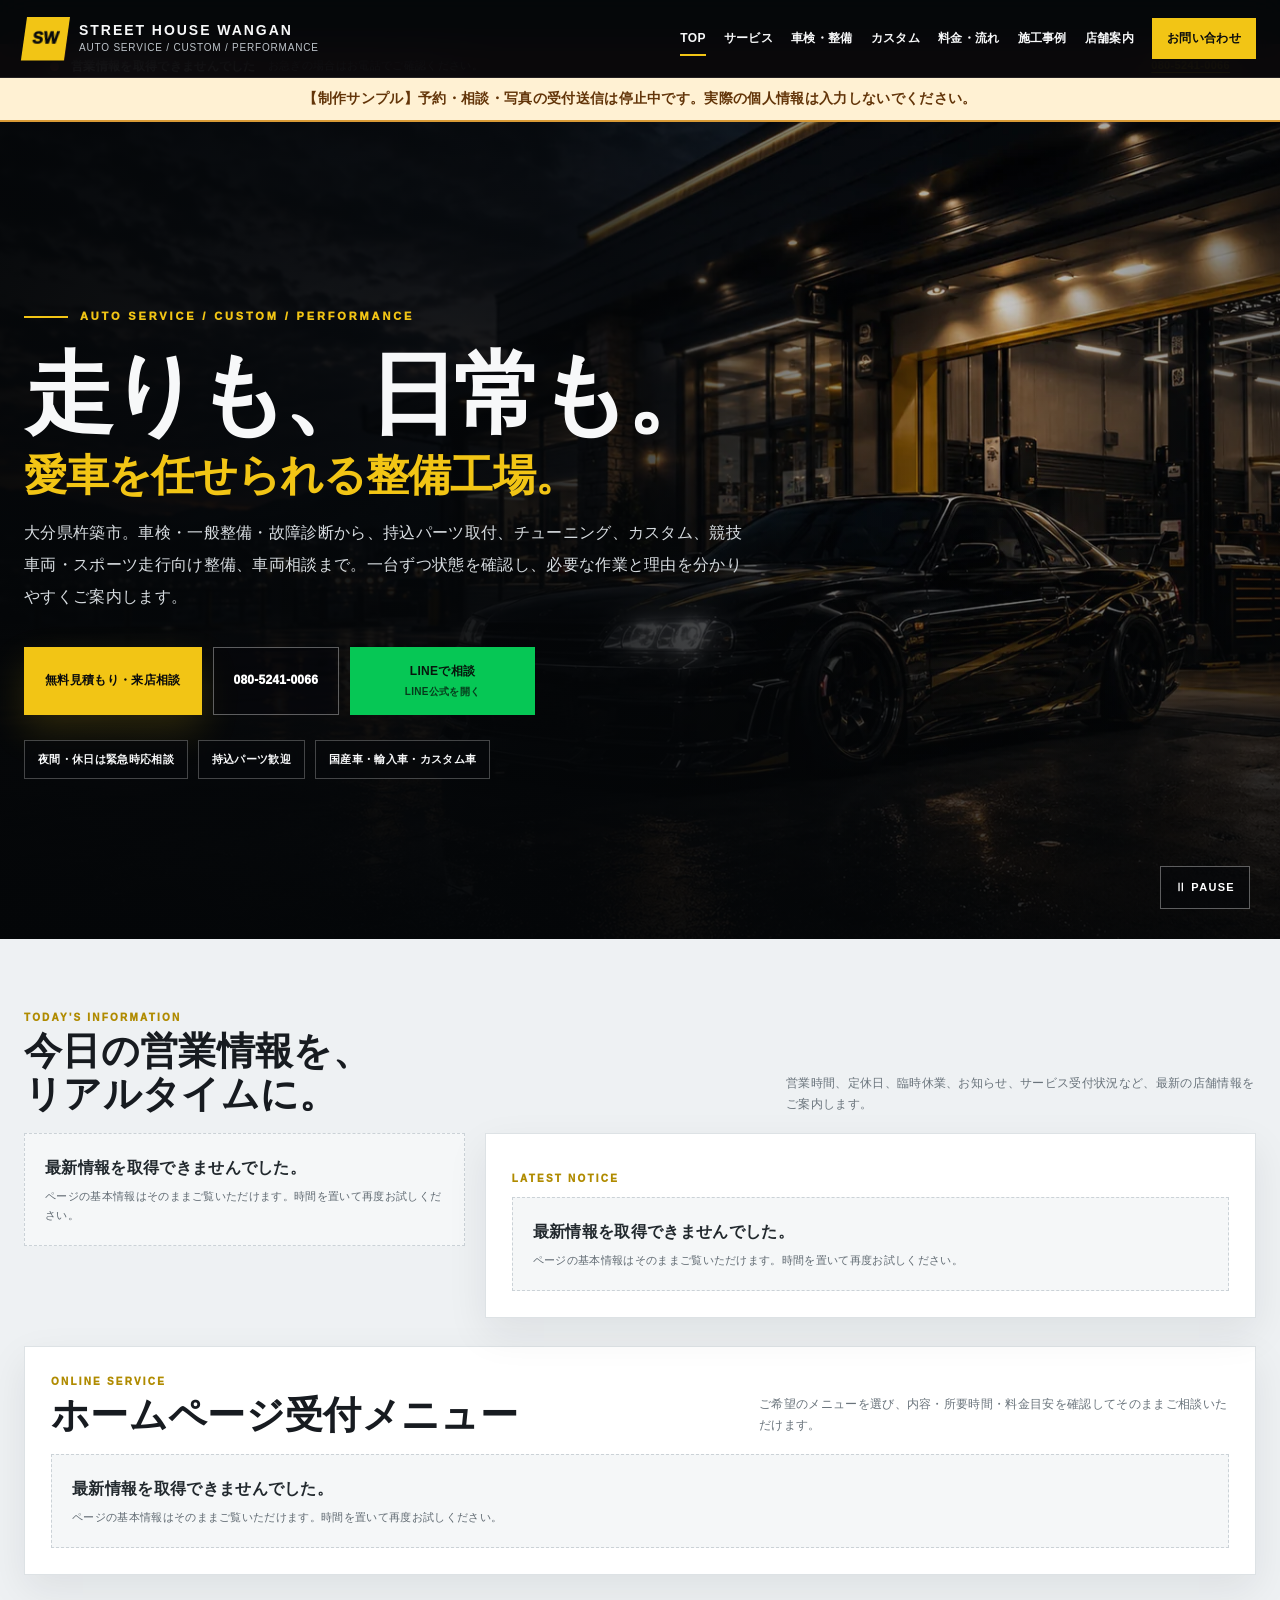
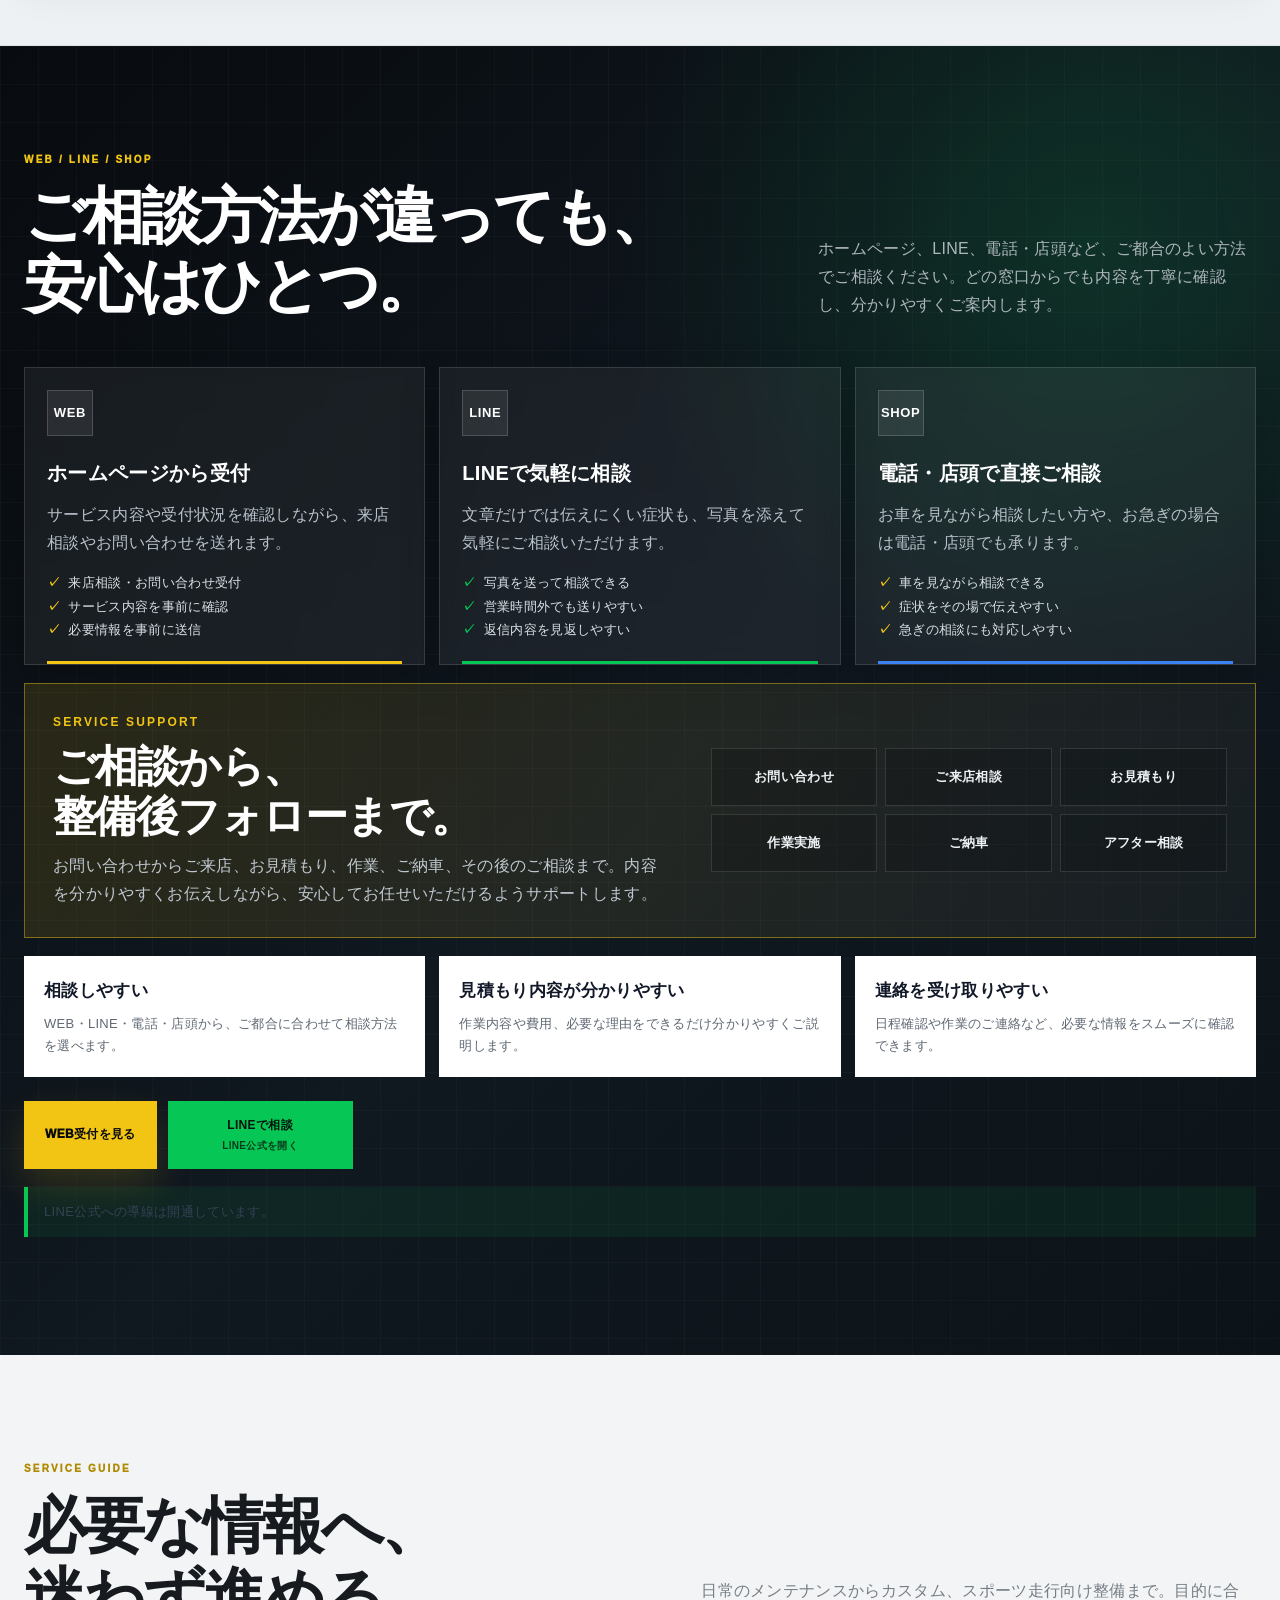
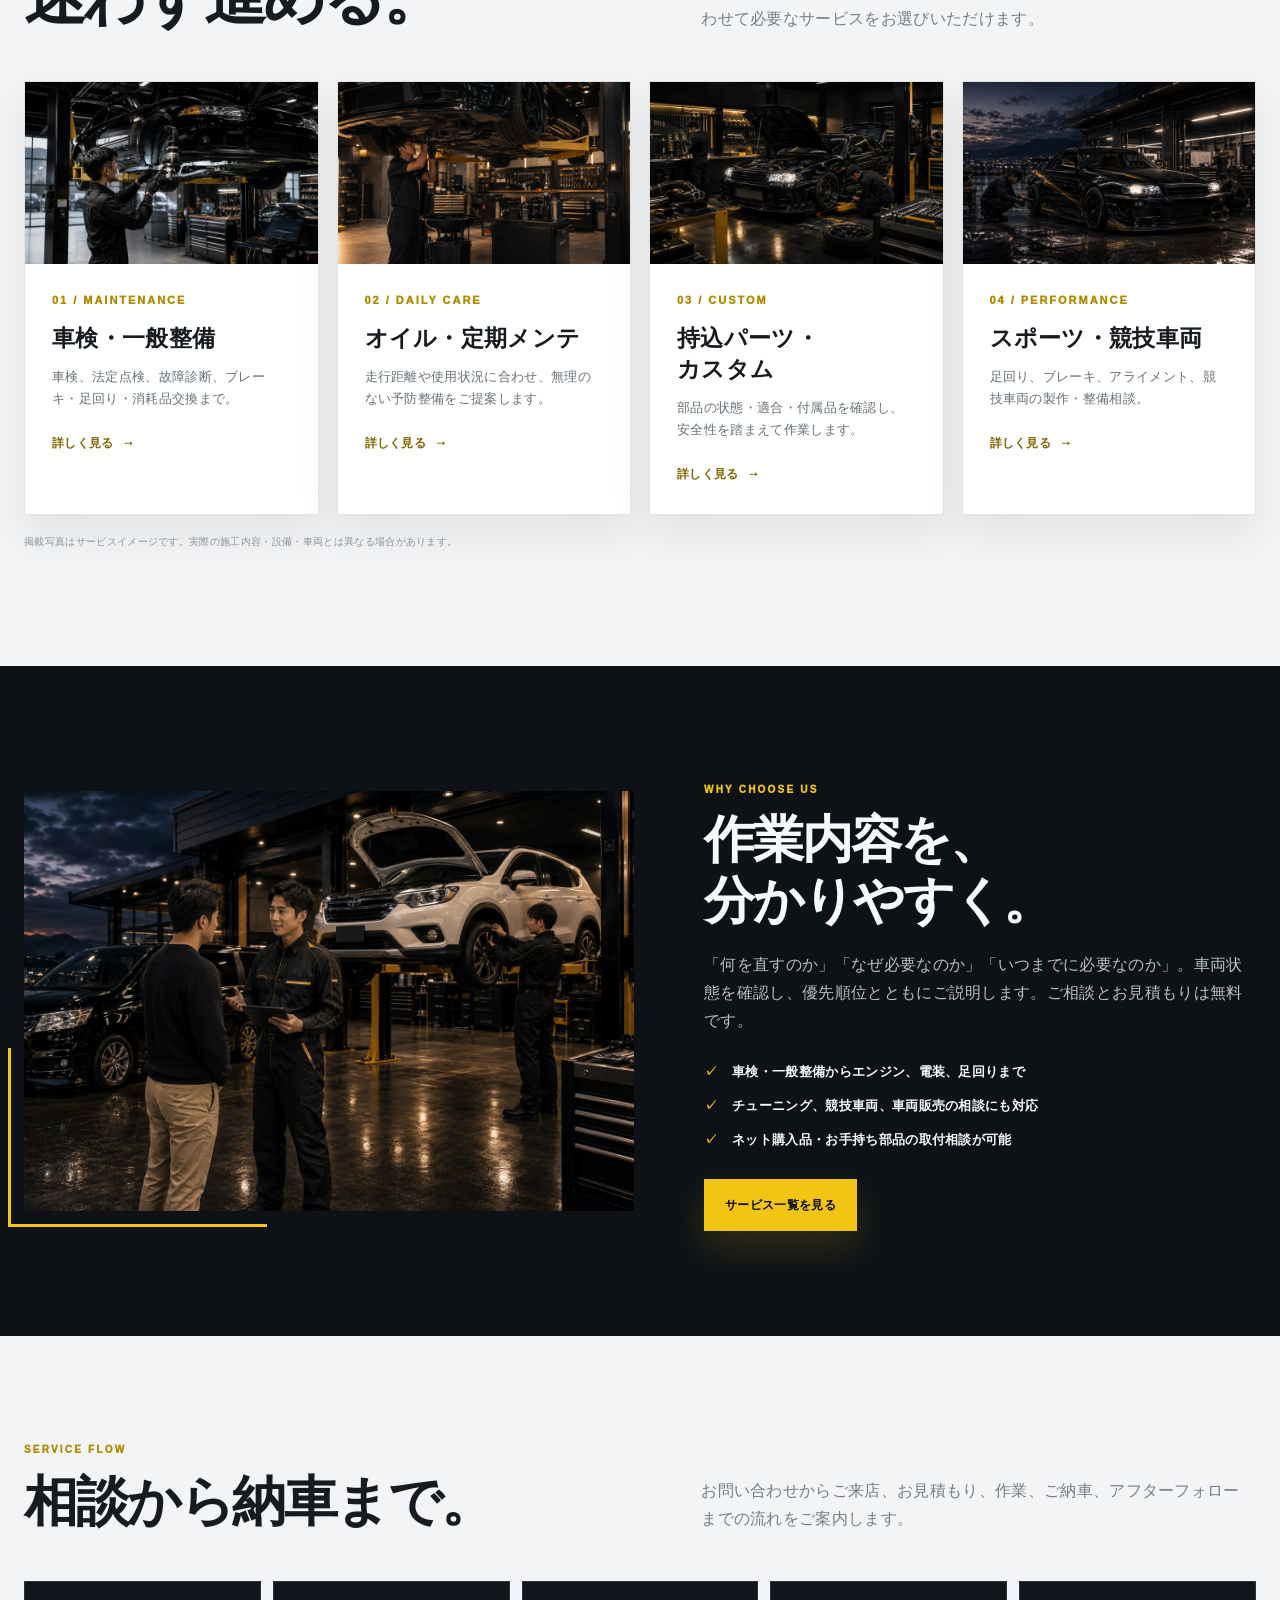
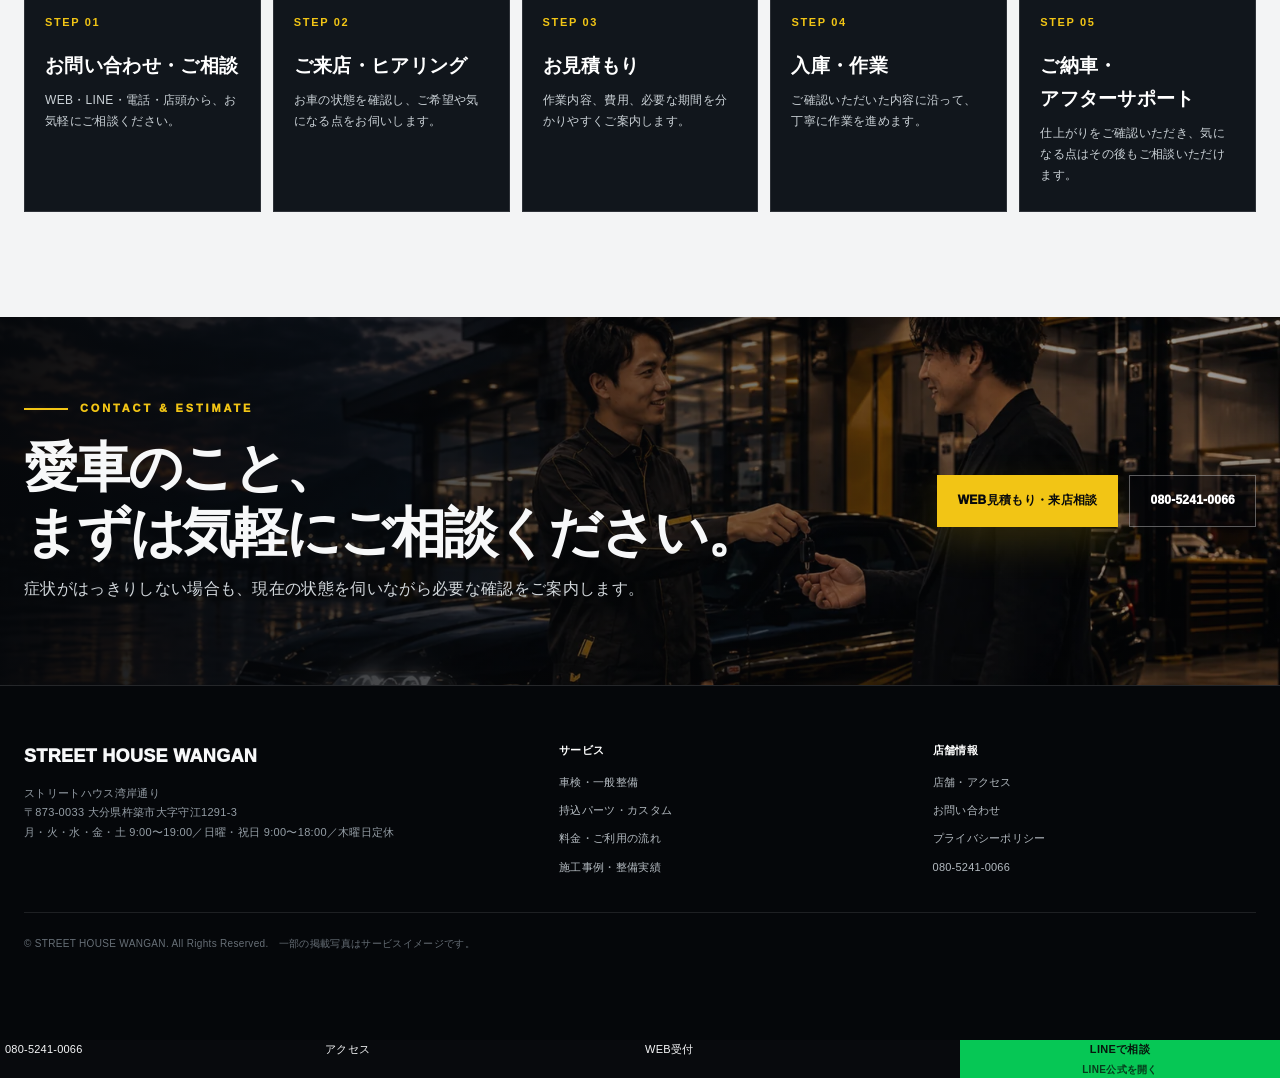
<file: index.html>
<!DOCTYPE html>

<html lang="ja"><head><meta charset="utf-8"/><meta content="width=device-width,initial-scale=1" name="viewport"/><meta content="#080a0d" name="theme-color"/><meta content="noindex,nofollow" id="robotsMeta" name="robots"/><meta content="大分県杵築市のストリートハウス湾岸通り。車検・一般整備・故障診断、オイル交換、持込パーツ取付、カスタム、スポーツ走行向け整備まで対応。WEB・LINE・電話・店頭から気軽にご相談いただけます。" name="description"/><title>ストリートハウス湾岸通り｜大分・杵築の車検・整備・カスタム</title>
<link href="https://dpromstk2000-lab.github.io/street-house-wangan/" id="canonicalLink" rel="canonical"/><meta content="website" property="og:type"/><meta content="ja_JP" property="og:locale"/><meta content="ストリートハウス湾岸通り" property="og:site_name"/><meta content="ストリートハウス湾岸通り｜大分・杵築の車検・整備・カスタム" property="og:title"/><meta content="大分県杵築市のストリートハウス湾岸通り。車検・一般整備・故障診断、オイル交換、持込パーツ取付、カスタム、スポーツ走行向け整備まで対応します。" property="og:description"/><meta content="https://dpromstk2000-lab.github.io/street-house-wangan/" property="og:url"/><meta content="https://dpromstk2000-lab.github.io/street-house-wangan/ogp.jpg" property="og:image"/><meta content="summary_large_image" name="twitter:card"/><link href="data:image/svg+xml,%3Csvg xmlns='http://www.w3.org/2000/svg' viewBox='0 0 64 64'%3E%3Crect width='64' height='64' rx='10' fill='%23f2c515'/%3E%3Ctext x='32' y='41' text-anchor='middle' font-size='29' font-family='Arial' font-weight='900' fill='%23080a0d'%3ESW%3C/text%3E%3C/svg%3E" rel="icon"/><link href="site.css?v=WANGAN-BIZ-8-R3" rel="stylesheet"/><link href="integration.css?v=WANGAN-BIZ-8-R3" rel="stylesheet"/><script src="config.js?v=WANGAN-BIZ-8-R3"></script><script id="localBusinessJsonLd" type="application/ld+json">{"@context": "https://schema.org", "@type": "AutoRepair", "name": "ストリートハウス湾岸通り", "url": "https://dpromstk2000-lab.github.io/street-house-wangan/", "telephone": "080-5241-0066", "address": {"@type": "PostalAddress", "streetAddress": "大字守江1291-3", "addressLocality": "杵築市", "addressRegion": "大分県", "postalCode": "873-0033", "addressCountry": "JP"}, "priceRange": "¥¥"}</script></head><body class="business-site" data-page="home"><a class="skip" href="#main">本文へ移動</a>
<header class="header"><div class="header-inner">
<a aria-label="ストリートハウス湾岸通り トップ" class="brand" href="index.html"><span class="brand-mark">SW</span><span class="brand-copy"><strong>STREET HOUSE WANGAN</strong><small>AUTO SERVICE / CUSTOM / PERFORMANCE</small></span></a>
<nav aria-label="メインナビゲーション" class="nav"><a class="active" href="index.html">TOP</a><a class="" href="services.html">サービス</a><a class="" href="maintenance.html">車検・整備</a><a class="" href="custom.html">カスタム</a><a class="" href="pricing.html">料金・流れ</a><a class="" href="works.html">施工事例</a><a class="" href="about.html">店舗案内</a><a class="nav-cta" href="contact.html">お問い合わせ</a></nav>
<button aria-expanded="false" aria-label="メニューを開く" class="menu" type="button"><span></span><span></span><span></span></button>
</div></header><div aria-live="polite" class="dpro-global-status is-loading" id="dproGlobalStatus" role="status"><div class="dpro-global-status-inner"><span class="dpro-status-dot"></span><b>営業情報を確認中</b><span>営業時間・休業日を読み込んでいます。</span></div></div><main id="main"><section class="business-hero"><div aria-hidden="true" class="hero-image"></div><video autoplay="" id="heroVideo" loop="" muted="" playsinline="" poster="hero.webp"><source src="drift-hero-wangan.mp4" type="video/mp4"/></video><div class="hero-inner"><div class="kicker">AUTO SERVICE / CUSTOM / PERFORMANCE</div><h1 class="audited-heading heading-balanced">走りも、日常も。<span>愛車を任せられる整備工場。</span></h1><p class="lead">大分県杵築市。車検・一般整備・故障診断から、持込パーツ取付、チューニング、カスタム、競技車両・スポーツ走行向け整備、車両相談まで。一台ずつ状態を確認し、必要な作業と理由を分かりやすくご案内します。</p><div class="actions"><a class="btn btn-primary" href="contact.html#estimate">無料見積もり・来店相談</a><a class="btn btn-outline" data-store-phone="primary" href="tel:08052410066">今すぐ電話で相談</a><a class="btn btn-outline dpro-line-action" data-dpro-line=""><span class="line-main">LINEで相談する</span><span class="line-sub">気軽にメッセージ</span></a></div><div class="hero-badges"><span>夜間・休日は緊急時応相談</span><span>持込パーツ歓迎</span><span>国産車・輸入車・カスタム車</span></div></div><button aria-pressed="false" class="hero-video-toggle" id="heroVideoToggle" type="button">Ⅱ PAUSE</button></section><section class="dpro-live-section" id="dpro-live"><div class="shell"><div class="dpro-live-panel-head"><div><p class="eyebrow">TODAY'S INFORMATION</p><h2 class="audited-heading heading-balanced">今日の営業情報を、リアルタイムに。</h2></div><p>営業時間、定休日、臨時休業、お知らせ、サービス受付状況など、最新の店舗情報をご案内します。</p></div><div class="dpro-live-grid"><div data-dpro-business="" data-dpro-loading=""></div><div class="dpro-live-panel"><p class="eyebrow">LATEST NOTICE</p><div data-dpro-loading="" data-dpro-notices="" data-limit="3"><div class="dpro-empty compact">お知らせを読み込んでいます。</div></div></div></div><div class="dpro-live-panel"><div class="dpro-live-panel-head"><div><p class="eyebrow">ONLINE SERVICE</p><h2 class="audited-heading heading-balanced">ホームページ受付メニュー</h2></div><p>ご希望のメニューを選び、内容・所要時間・料金目安を確認してそのままご相談いただけます。</p></div><div data-dpro-loading="" data-dpro-services="" data-limit="4"></div></div></div></section><section class="business-section dpro-integration-section" data-dpro-integration="" id="website-line-dpro">
<div class="shell">
<div class="section-head">
<div>
<p class="eyebrow">WEB / LINE / SHOP</p>
<h2 class="audited-heading heading-integration"><span class="heading-line">ご相談方法が違っても、</span><span class="heading-line">安心はひとつ。</span></h2>
</div>
<p>ホームページ、LINE、電話・店頭など、ご都合のよい方法でご相談ください。どの窓口からでも内容を丁寧に確認し、分かりやすくご案内します。</p>
</div>
<div class="dpro-channel-grid">
<article class="dpro-channel-card web">
<div class="dpro-channel-icon">WEB</div>
<h3 class="audited-heading heading-balanced">ホームページから受付</h3>
<p>サービス内容や受付状況を確認しながら、来店相談やお問い合わせを送れます。</p>
<ul>
<li>来店相談・お問い合わせ受付</li>
<li>サービス内容を事前に確認</li>
<li>必要情報を事前に送信</li>
</ul>
</article>
<article class="dpro-channel-card line">
<div class="dpro-channel-icon">LINE</div>
<h3 class="audited-heading heading-balanced">LINEで気軽に相談</h3>
<p>文章だけでは伝えにくい症状も、写真を添えて気軽にご相談いただけます。</p>
<ul>
<li>写真を送って相談できる</li>
<li>営業時間外でも送りやすい</li>
<li>返信内容を見返しやすい</li>
</ul>
</article>
<article class="dpro-channel-card shop">
<div class="dpro-channel-icon">SHOP</div>
<h3 class="audited-heading heading-balanced">電話・店頭で直接ご相談</h3>
<p>お車を見ながら相談したい方や、お急ぎの場合は電話・店頭でも承ります。</p>
<ul>
<li>車を見ながら相談できる</li>
<li>症状をその場で伝えやすい</li>
<li>急ぎの相談にも対応しやすい</li>
</ul>
</article>
</div>
<div class="dpro-central-hub">
<div>
<div class="hub-label">SERVICE SUPPORT</div>
<h3 class="audited-heading heading-hub"><span class="heading-line">ご相談から、</span><span class="heading-line">整備後フォローまで。</span></h3>
<p>お問い合わせからご来店、お見積もり、作業、ご納車、その後のご相談まで。内容を分かりやすくお伝えしながら、安心してお任せいただけるようサポートします。</p>
</div>
<div aria-label="ご相談から整備後までの流れ" class="dpro-record-grid">
<span>お問い合わせ</span><span>ご来店相談</span><span>お見積もり</span>
<span>作業実施</span><span>ご納車</span><span>アフター相談</span>
</div>
</div>
<div class="dpro-value-grid">
<article class="dpro-value-item"><b>相談しやすい</b><p>WEB・LINE・電話・店頭から、ご都合に合わせて相談方法を選べます。</p></article>
<article class="dpro-value-item"><b>見積もり内容が分かりやすい</b><p>作業内容や費用、必要な理由をできるだけ分かりやすくご説明します。</p></article>
<article class="dpro-value-item"><b>連絡を受け取りやすい</b><p>日程確認や作業のご連絡など、必要な情報をスムーズに確認できます。</p></article>
</div>
<div class="actions" style="margin-top:24px">
<a class="btn btn-primary" href="contact.html#reception-menu">WEB受付を見る</a>
<a class="btn btn-outline dpro-line-action" data-dpro-line="">
<span class="line-main">LINEで相談する</span>
<span class="line-sub">気軽にメッセージ</span>
</a>
</div>
<p class="dpro-integration-note" data-line-integration-status="">LINE相談が利用できない場合は、WEB受付またはお電話からお気軽にご相談ください。</p>
</div>
</section>
<section class="business-section light"><div class="shell"><div class="section-head"><div><p class="eyebrow">SERVICE GUIDE</p><h2 class="audited-heading heading-balanced">必要な情報へ、迷わず進める。</h2></div><p>日常のメンテナンスからカスタム、スポーツ走行向け整備まで。目的に合わせて必要なサービスをお選びいただけます。</p></div><div class="card-grid four">
<article class="business-card"><img alt="車検と一般整備のイメージ" src="general.webp"/><div class="business-card-body"><span class="card-number">01 / MAINTENANCE</span><h3 class="audited-heading heading-balanced">車検・一般整備</h3><p>車検、法定点検、故障診断、ブレーキ・足回り・消耗品交換まで。</p><a class="card-link" href="maintenance.html">詳しく見る</a></div></article>
<article class="business-card"><img alt="オイル交換と定期メンテナンスのイメージ" src="oil.webp"/><div class="business-card-body"><span class="card-number">02 / DAILY CARE</span><h3 class="audited-heading heading-balanced">オイル・定期メンテ</h3><p>走行距離や使用状況に合わせ、無理のない予防整備をご提案します。</p><a class="card-link" href="maintenance.html#maintenance">詳しく見る</a></div></article>
<article class="business-card"><img alt="持込パーツ取付とカスタム作業のイメージ" src="parts.webp"/><div class="business-card-body"><span class="card-number">03 / CUSTOM</span><h3 class="audited-heading heading-balanced">持込パーツ・カスタム</h3><p>部品の状態・適合・付属品を確認し、安全性を踏まえて作業します。</p><a class="card-link" href="custom.html">詳しく見る</a></div></article>
<article class="business-card"><img alt="スポーツ走行向け整備のイメージ" src="motorsport.webp"/><div class="business-card-body"><span class="card-number">04 / PERFORMANCE</span><h3 class="audited-heading heading-balanced">スポーツ・競技車両</h3><p>足回り、ブレーキ、アライメント、競技車両の製作・整備相談。</p><a class="card-link" href="custom.html#performance">詳しく見る</a></div></article>
</div><p class="image-disclaimer">掲載写真はサービスイメージです。実際の施工内容・設備・車両とは異なる場合があります。</p></div></section>
<section class="business-section dark2"><div class="shell"><div class="split"><div class="split-media motion-reveal from-left"><img alt="整備士が車両を点検するイメージ" src="maintenance.webp"/></div><div class="split-copy motion-reveal from-right"><p class="eyebrow">WHY CHOOSE US</p><h2 class="audited-heading heading-split"><span class="heading-line">作業内容を、</span><span class="heading-line">分かりやすく。</span></h2><p>「何を直すのか」「なぜ必要なのか」「いつまでに必要なのか」。車両状態を確認し、優先順位とともにご説明します。ご相談とお見積もりは無料です。</p><ul class="check-list"><li>車検・一般整備からエンジン、電装、足回りまで</li><li>チューニング、競技車両、車両販売の相談にも対応</li><li>ネット購入品・お手持ち部品の取付相談が可能</li></ul><div class="actions" style="margin-top:28px"><a class="btn btn-primary" href="services.html">サービス一覧を見る</a></div></div></div></div></section>
<section class="business-section light"><div class="shell"><div class="section-head"><div><p class="eyebrow">SERVICE FLOW</p><h2 class="audited-heading heading-single"><span class="heading-line">相談から納車まで。</span></h2></div><p>お問い合わせからご来店、お見積もり、作業、ご納車、アフターフォローまでの流れをご案内します。</p></div><div class="process"><article class="process-step"><b>STEP 01</b><h3 class="audited-heading heading-balanced">お問い合わせ・ご相談</h3><p>WEB・LINE・電話・店頭から、お気軽にご相談ください。</p></article><article class="process-step"><b>STEP 02</b><h3 class="audited-heading heading-balanced">ご来店・ヒアリング</h3><p>お車の状態を確認し、ご希望や気になる点をお伺いします。</p></article><article class="process-step"><b>STEP 03</b><h3 class="audited-heading heading-balanced">お見積もり</h3><p>作業内容、費用、必要な期間を分かりやすくご案内します。</p></article><article class="process-step"><b>STEP 04</b><h3 class="audited-heading heading-balanced">入庫・作業</h3><p>ご確認いただいた内容に沿って、丁寧に作業を進めます。</p></article><article class="process-step"><b>STEP 05</b><h3 class="audited-heading heading-balanced">ご納車・アフターサポート</h3><p>仕上がりをご確認いただき、気になる点はその後もご相談いただけます。</p></article></div></div></section><section class="cta-band"><div class="cta-band-inner"><div><div class="kicker">CONTACT &amp; ESTIMATE</div><h2 class="audited-heading heading-cta"><span class="heading-line">愛車のこと、</span><span class="heading-line">まずは気軽にご相談ください。</span></h2><p>症状がはっきりしない場合も、現在の状態を伺いながら必要な確認をご案内します。</p></div><div class="actions"><a class="btn btn-primary" href="contact.html#estimate">WEB見積もり・来店相談</a><a class="btn btn-outline" data-store-phone="primary" href="tel:08052410066">080-5241-0066</a></div></div></section></main><footer class="footer"><div class="shell">
<div class="footer-top"><div><div class="footer-title">STREET HOUSE WANGAN</div><div class="footer-address">ストリートハウス湾岸通り<br/>〒873-0033 大分県杵築市大字守江1291-3<br/><span data-dpro-footer-hours="">月・火・水・金・土 9:00〜19:00／日曜・祝日 9:00〜18:00／木曜定休</span></div></div>
<div class="footer-links"><b>サービス</b><a href="maintenance.html">車検・一般整備</a><a href="custom.html">持込パーツ・カスタム</a><a href="pricing.html">料金・ご利用の流れ</a><a href="works.html">施工事例・整備実績</a></div>
<div class="footer-links"><b>店舗情報</b><a href="about.html">店舗・アクセス</a><a href="contact.html">お問い合わせ</a><a href="privacy.html">プライバシーポリシー</a><a data-store-phone="primary" href="tel:08052410066">080-5241-0066</a></div></div>
<p class="copyright">© STREET HOUSE WANGAN. All Rights Reserved.　一部の掲載写真はサービスイメージです。</p>
</div></footer>
<div class="mobile-cta line-four"><a data-store-phone="primary" href="tel:08052410066">電話</a><a href="about.html#access">アクセス</a><a href="contact.html#estimate">WEB受付</a><a aria-label="LINEで相談" class="mobile-line dpro-line-action" data-dpro-line=""><span class="line-main">LINE</span><span class="line-sub" hidden="">準備中</span></a></div><script src="site.js?v=WANGAN-BIZ-R32-NOTICE"></script><script src="dpro-site.js?v=WANGAN-BIZ-8-R3"></script></body></html>
</file>
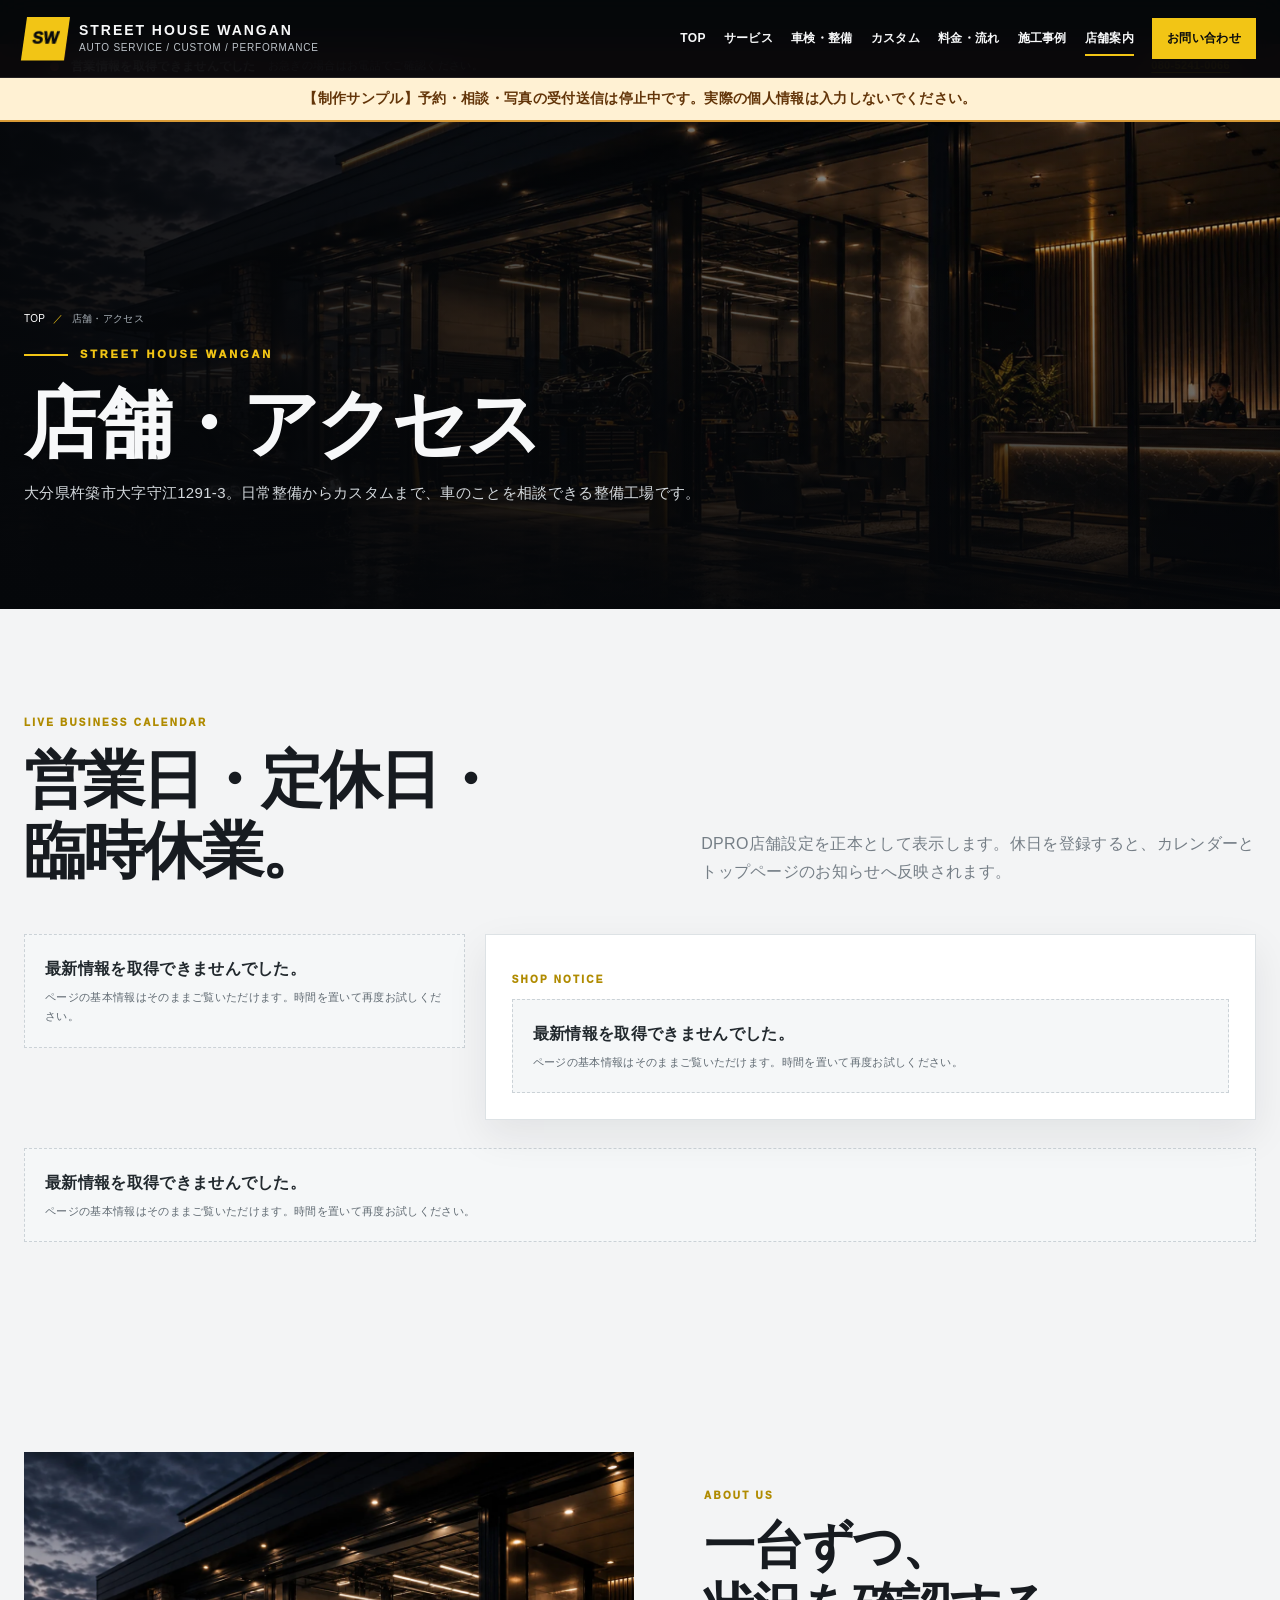
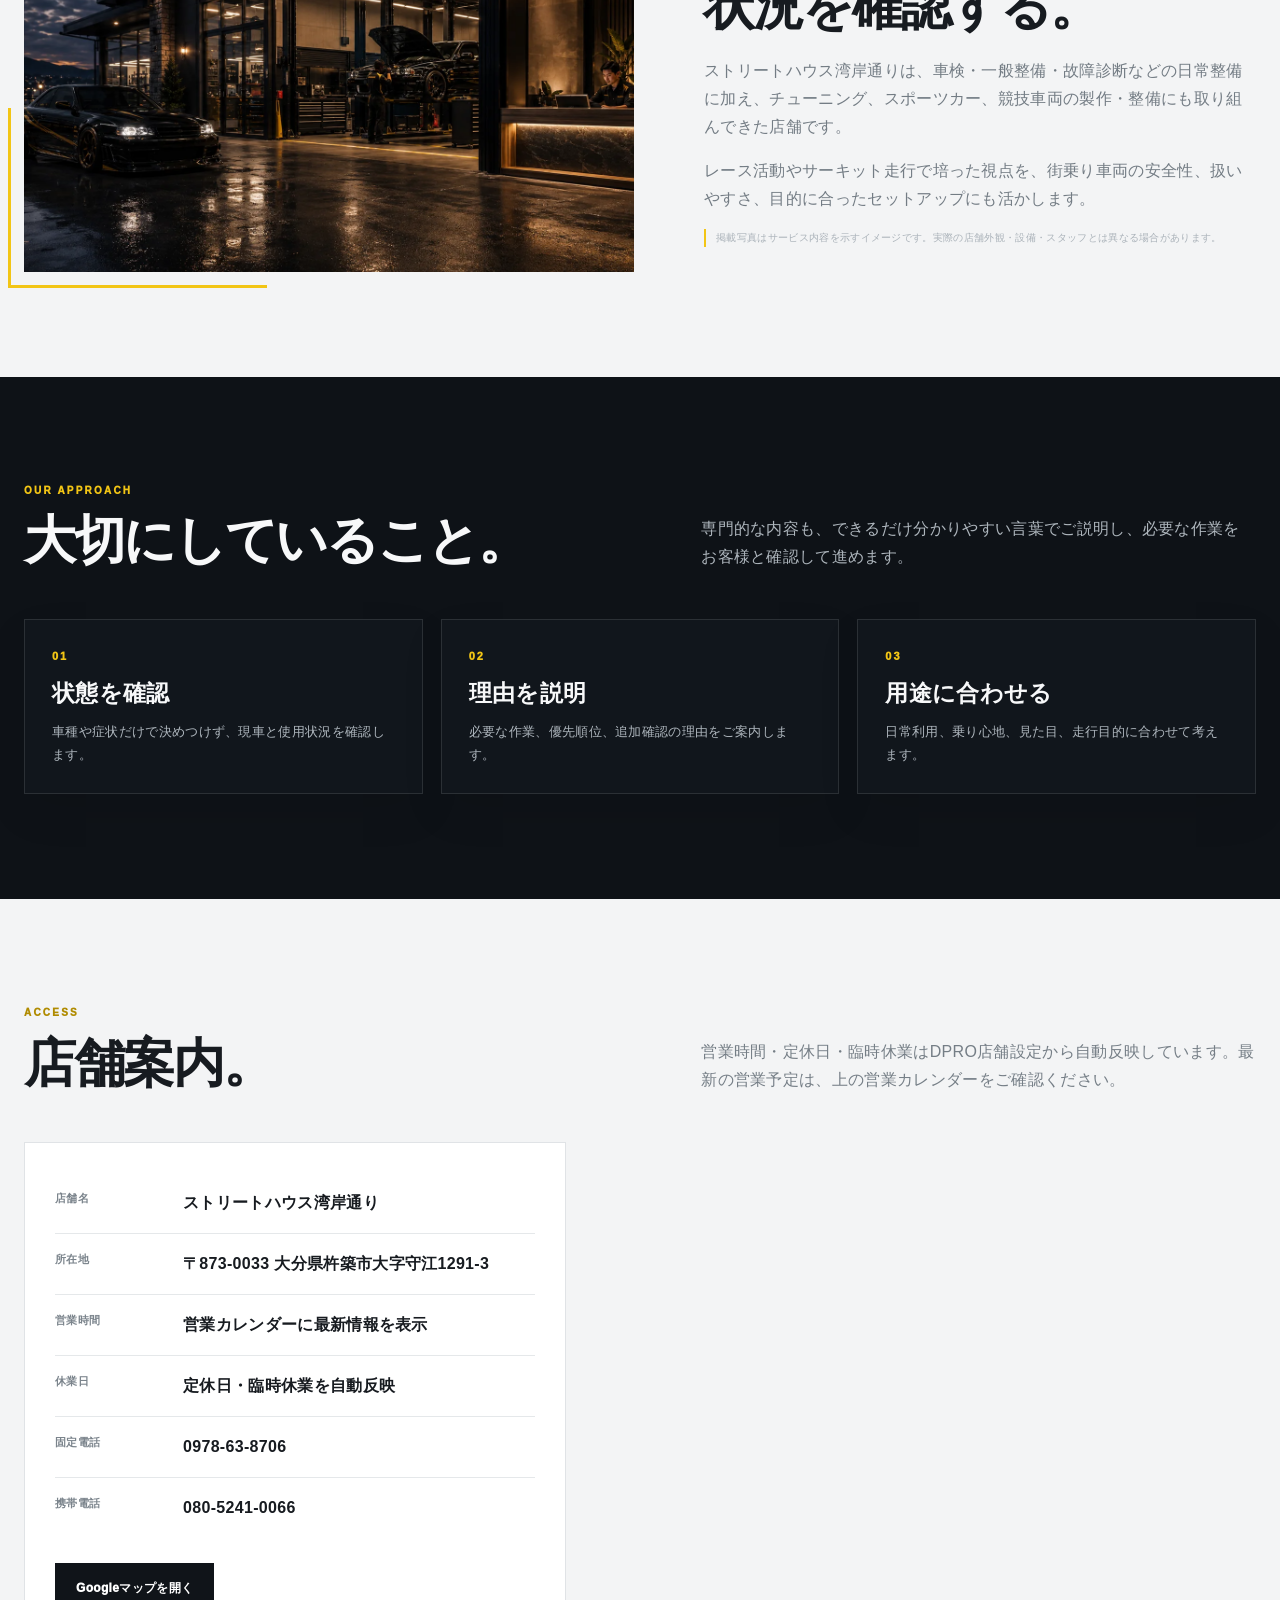
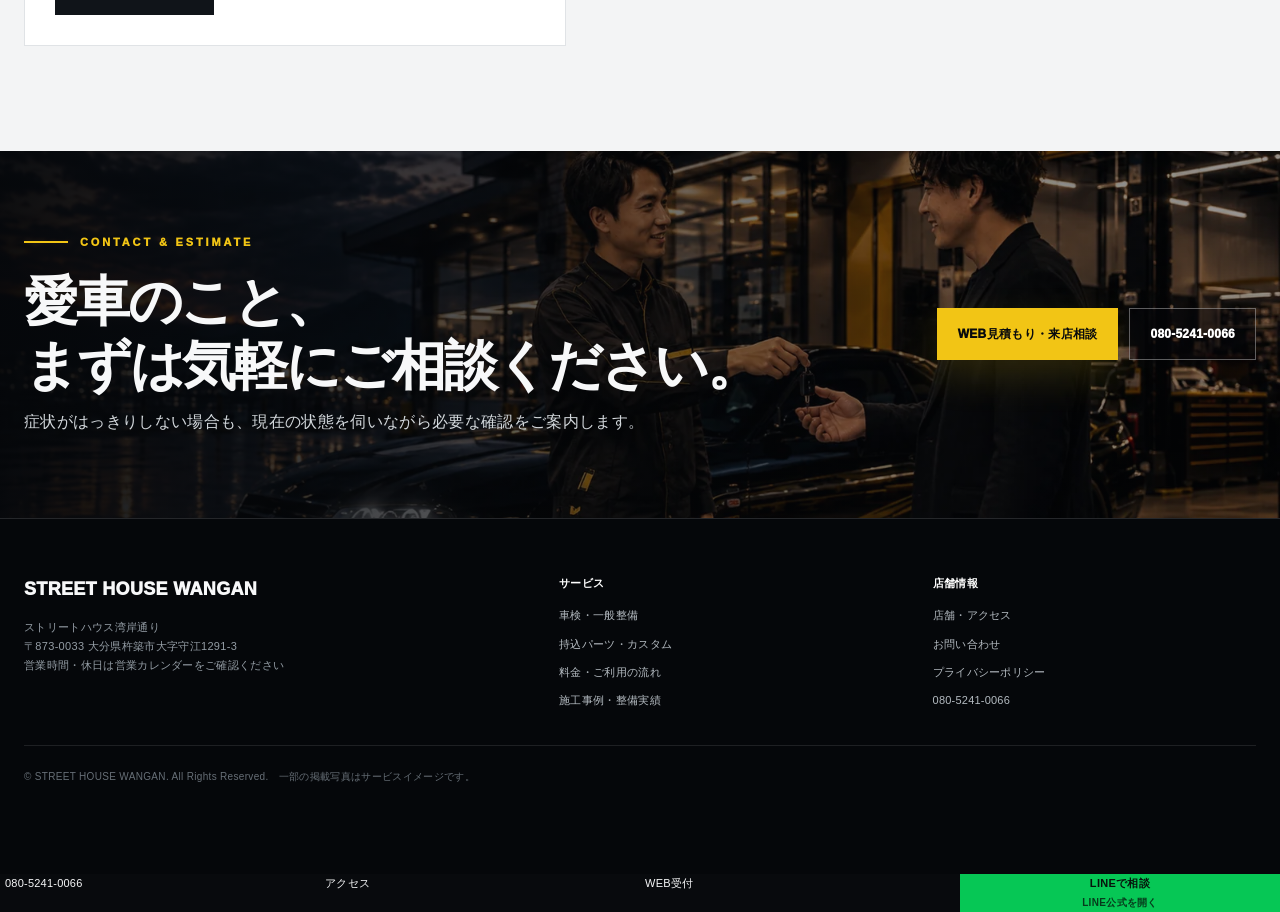
<file: about.html>
<!DOCTYPE html>

<html lang="ja"><head><meta charset="utf-8"/><meta content="width=device-width,initial-scale=1" name="viewport"/><meta content="#080a0d" name="theme-color"/><meta content="noindex,nofollow" id="robotsMeta" name="robots"/><meta content="ストリートハウス湾岸通りの店舗情報、所在地、営業時間、電話番号、Googleマップをご案内します。" name="description"/><title>店舗・アクセス｜ストリートハウス湾岸通り</title>
<link href="https://dpromstk2000-lab.github.io/street-house-wangan/about.html" id="canonicalLink" rel="canonical"/><meta content="website" property="og:type"/><meta content="ja_JP" property="og:locale"/><meta content="ストリートハウス湾岸通り" property="og:site_name"/><meta content="店舗・アクセス｜ストリートハウス湾岸通り" property="og:title"/><meta content="ストリートハウス湾岸通りの店舗情報、所在地、営業時間、電話番号、Googleマップをご案内します。" property="og:description"/><meta content="https://dpromstk2000-lab.github.io/street-house-wangan/about.html" property="og:url"/><meta content="https://dpromstk2000-lab.github.io/street-house-wangan/ogp.jpg" property="og:image"/><meta content="summary_large_image" name="twitter:card"/><link href="data:image/svg+xml,%3Csvg xmlns='http://www.w3.org/2000/svg' viewBox='0 0 64 64'%3E%3Crect width='64' height='64' rx='10' fill='%23f2c515'/%3E%3Ctext x='32' y='41' text-anchor='middle' font-size='29' font-family='Arial' font-weight='900' fill='%23080a0d'%3ESW%3C/text%3E%3C/svg%3E" rel="icon"/><link href="site.css?v=WANGAN-BIZ-8-R3" rel="stylesheet"/><link href="integration.css?v=WANGAN-BIZ-8-R3" rel="stylesheet"/><script src="config.js?v=WANGAN-BIZ-8-R3"></script><script>/* about.htmlではDPRO営業カレンダーを正本とし、site.jsの旧固定営業時間・定休日上書きを無効化 */window.DPRO_SITE_CONFIG={...(window.DPRO_SITE_CONFIG||{}),openingHoursLabel:"",regularHolidayLabel:""};</script><script id="localBusinessJsonLd" type="application/ld+json">{"@context": "https://schema.org", "@type": "AutoRepair", "name": "ストリートハウス湾岸通り", "url": "https://dpromstk2000-lab.github.io/street-house-wangan/", "telephone": "080-5241-0066", "address": {"@type": "PostalAddress", "streetAddress": "大字守江1291-3", "addressLocality": "杵築市", "addressRegion": "大分県", "postalCode": "873-0033", "addressCountry": "JP"}, "priceRange": "¥¥"}</script></head><body class="business-site" data-page="about"><a class="skip" href="#main">本文へ移動</a>
<header class="header"><div class="header-inner">
<a aria-label="ストリートハウス湾岸通り トップ" class="brand" href="index.html"><span class="brand-mark">SW</span><span class="brand-copy"><strong>STREET HOUSE WANGAN</strong><small>AUTO SERVICE / CUSTOM / PERFORMANCE</small></span></a>
<nav aria-label="メインナビゲーション" class="nav"><a class="" href="index.html">TOP</a><a class="" href="services.html">サービス</a><a class="" href="maintenance.html">車検・整備</a><a class="" href="custom.html">カスタム</a><a class="" href="pricing.html">料金・流れ</a><a class="" href="works.html">施工事例</a><a class="active" href="about.html">店舗案内</a><a class="nav-cta" href="contact.html">お問い合わせ</a></nav>
<button aria-expanded="false" aria-label="メニューを開く" class="menu" type="button"><span></span><span></span><span></span></button>
</div></header><div aria-live="polite" class="dpro-global-status is-loading" id="dproGlobalStatus" role="status"><div class="dpro-global-status-inner"><span class="dpro-status-dot"></span><b>DPRO営業情報を確認中</b><span>営業時間・休業日を読み込んでいます。</span></div></div><main id="main"><section class="page-hero" style="--page-image:url('facility.webp')"><div class="page-hero-inner"><div class="breadcrumb"><a href="index.html">TOP</a><span>／</span>店舗・アクセス</div><div class="kicker">STREET HOUSE WANGAN</div><h1 class="audited-heading heading-balanced">店舗・アクセス</h1><p>大分県杵築市大字守江1291-3。日常整備からカスタムまで、車のことを相談できる整備工場です。</p></div></section><section class="business-section light dpro-dynamic-section" id="business-calendar"><div class="shell"><div class="section-head"><div><p class="eyebrow">LIVE BUSINESS CALENDAR</p><h2 class="audited-heading heading-balanced">営業日・定休日・臨時休業。</h2></div><p>DPRO店舗設定を正本として表示します。休日を登録すると、カレンダーとトップページのお知らせへ反映されます。</p></div><div class="dpro-live-grid"><div data-dpro-business="" data-dpro-loading=""></div><div class="dpro-live-panel"><p class="eyebrow">SHOP NOTICE</p><div data-dpro-loading="" data-dpro-notices=""></div></div></div><div data-dpro-calendar="" data-dpro-loading=""></div></div></section><section class="business-section light"><div class="shell"><div class="split"><div class="split-media"><img alt="店舗と受付スペースのサービスイメージ" src="shop.webp"/></div><div class="split-copy"><p class="eyebrow">ABOUT US</p><h2 class="audited-heading heading-split"><span class="heading-line">一台ずつ、</span><span class="heading-line">状況を確認する。</span></h2><p>ストリートハウス湾岸通りは、車検・一般整備・故障診断などの日常整備に加え、チューニング、スポーツカー、競技車両の製作・整備にも取り組んできた店舗です。</p><p>レース活動やサーキット走行で培った視点を、街乗り車両の安全性、扱いやすさ、目的に合ったセットアップにも活かします。</p><div class="notice-image">掲載写真はサービス内容を示すイメージです。実際の店舗外観・設備・スタッフとは異なる場合があります。</div></div></div></div></section>
<section class="business-section dark2"><div class="shell"><div class="section-head"><div><p class="eyebrow">OUR APPROACH</p><h2 class="audited-heading heading-balanced">大切にしていること。</h2></div><p>専門的な内容も、できるだけ分かりやすい言葉でご説明し、必要な作業をお客様と確認して進めます。</p></div><div class="card-grid three"><article class="business-card dark"><div class="business-card-body"><span class="card-number">01</span><h3 class="audited-heading heading-balanced">状態を確認</h3><p>車種や症状だけで決めつけず、現車と使用状況を確認します。</p></div></article><article class="business-card dark"><div class="business-card-body"><span class="card-number">02</span><h3 class="audited-heading heading-balanced">理由を説明</h3><p>必要な作業、優先順位、追加確認の理由をご案内します。</p></div></article><article class="business-card dark"><div class="business-card-body"><span class="card-number">03</span><h3 class="audited-heading heading-balanced">用途に合わせる</h3><p>日常利用、乗り心地、見た目、走行目的に合わせて考えます。</p></div></article></div></div></section>
<section class="business-section light" id="access"><div class="shell"><div class="section-head"><div><p class="eyebrow">ACCESS</p><h2 class="audited-heading heading-balanced">店舗案内。</h2></div><p>営業時間・定休日・臨時休業はDPRO店舗設定から自動反映しています。最新の営業予定は、上の営業カレンダーをご確認ください。</p></div><div class="info-grid"><article class="info-card"><dl class="info-list"><div><dt>店舗名</dt><dd>ストリートハウス湾岸通り</dd></div><div><dt>所在地</dt><dd>〒873-0033 大分県杵築市大字守江1291-3</dd></div><div><dt>営業時間</dt><dd><a href="#business-calendar">営業カレンダーに最新情報を表示</a></dd></div><div><dt>休業日</dt><dd><a href="#business-calendar">定休日・臨時休業を自動反映</a></dd></div><div><dt>固定電話</dt><dd><a data-store-phone="fixed" href="tel:0978638706">0978-63-8706</a></dd></div><div><dt>携帯電話</dt><dd><a data-store-phone="primary" href="tel:08052410066">080-5241-0066</a></dd></div></dl><div class="actions" style="margin-top:25px"><a class="btn btn-dark" href="https://www.google.com/maps/search/?api=1&amp;query=%E5%A4%A7%E5%88%86%E7%9C%8C%E6%9D%B5%E7%AF%89%E5%B8%82%E5%A4%A7%E5%AD%97%E5%AE%88%E6%B1%9F1291-3" rel="noopener" target="_blank">Googleマップを開く</a></div></article><iframe class="map-frame" id="googleMapEmbed" loading="lazy" src="https://www.google.com/maps?q=%E5%A4%A7%E5%88%86%E7%9C%8C%E6%9D%B5%E7%AF%89%E5%B8%82%E5%A4%A7%E5%AD%97%E5%AE%88%E6%B1%9F1291-3&amp;output=embed&amp;hl=ja" title="ストリートハウス湾岸通りの地図"></iframe></div></div></section><section class="cta-band"><div class="cta-band-inner"><div><div class="kicker">CONTACT &amp; ESTIMATE</div><h2 class="audited-heading heading-cta"><span class="heading-line">愛車のこと、</span><span class="heading-line">まずは気軽にご相談ください。</span></h2><p>症状がはっきりしない場合も、現在の状態を伺いながら必要な確認をご案内します。</p></div><div class="actions"><a class="btn btn-primary" href="contact.html#estimate">WEB見積もり・来店相談</a><a class="btn btn-outline" data-store-phone="primary" href="tel:08052410066">080-5241-0066</a></div></div></section></main><footer class="footer"><div class="shell">
<div class="footer-top"><div><div class="footer-title">STREET HOUSE WANGAN</div><div class="footer-address">ストリートハウス湾岸通り<br/>〒873-0033 大分県杵築市大字守江1291-3<br/><span data-dpro-footer-hours="">営業時間・休日は営業カレンダーをご確認ください</span></div></div>
<div class="footer-links"><b>サービス</b><a href="maintenance.html">車検・一般整備</a><a href="custom.html">持込パーツ・カスタム</a><a href="pricing.html">料金・ご利用の流れ</a><a href="works.html">施工事例・整備実績</a></div>
<div class="footer-links"><b>店舗情報</b><a href="about.html">店舗・アクセス</a><a href="contact.html">お問い合わせ</a><a href="privacy.html">プライバシーポリシー</a><a data-store-phone="primary" href="tel:08052410066">080-5241-0066</a></div></div>
<p class="copyright">© STREET HOUSE WANGAN. All Rights Reserved.　一部の掲載写真はサービスイメージです。</p>
</div></footer>
<div class="mobile-cta line-four"><a data-store-phone="primary" href="tel:08052410066">電話</a><a href="about.html#access">アクセス</a><a href="contact.html#estimate">WEB受付</a><a aria-label="LINE公式連携" class="mobile-line dpro-line-action" data-dpro-line=""><span class="line-main">LINE</span><span class="line-sub" hidden="">設定後に開通</span></a></div><script src="site.js?v=WANGAN-BIZ-8-R4"></script><script src="dpro-site.js?v=WANGAN-BIZ-8-R4"></script></body></html>
</file>
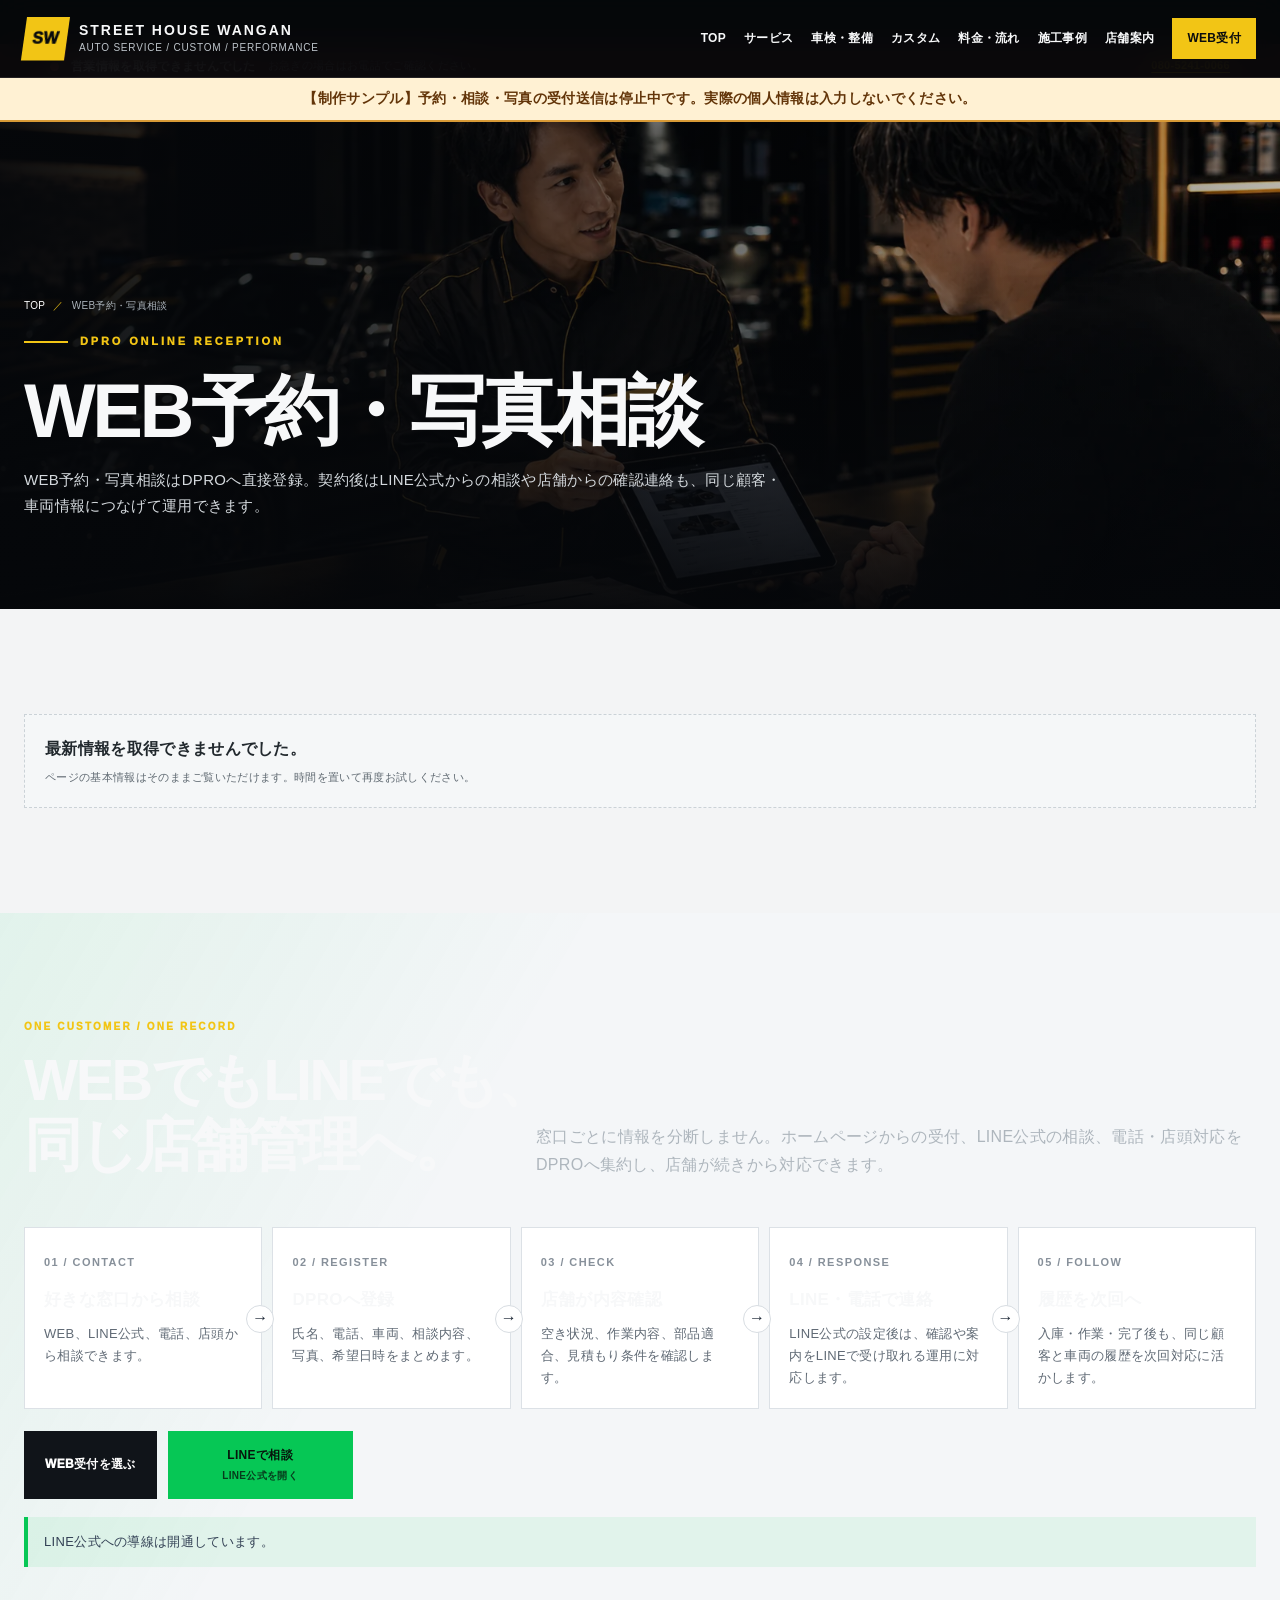
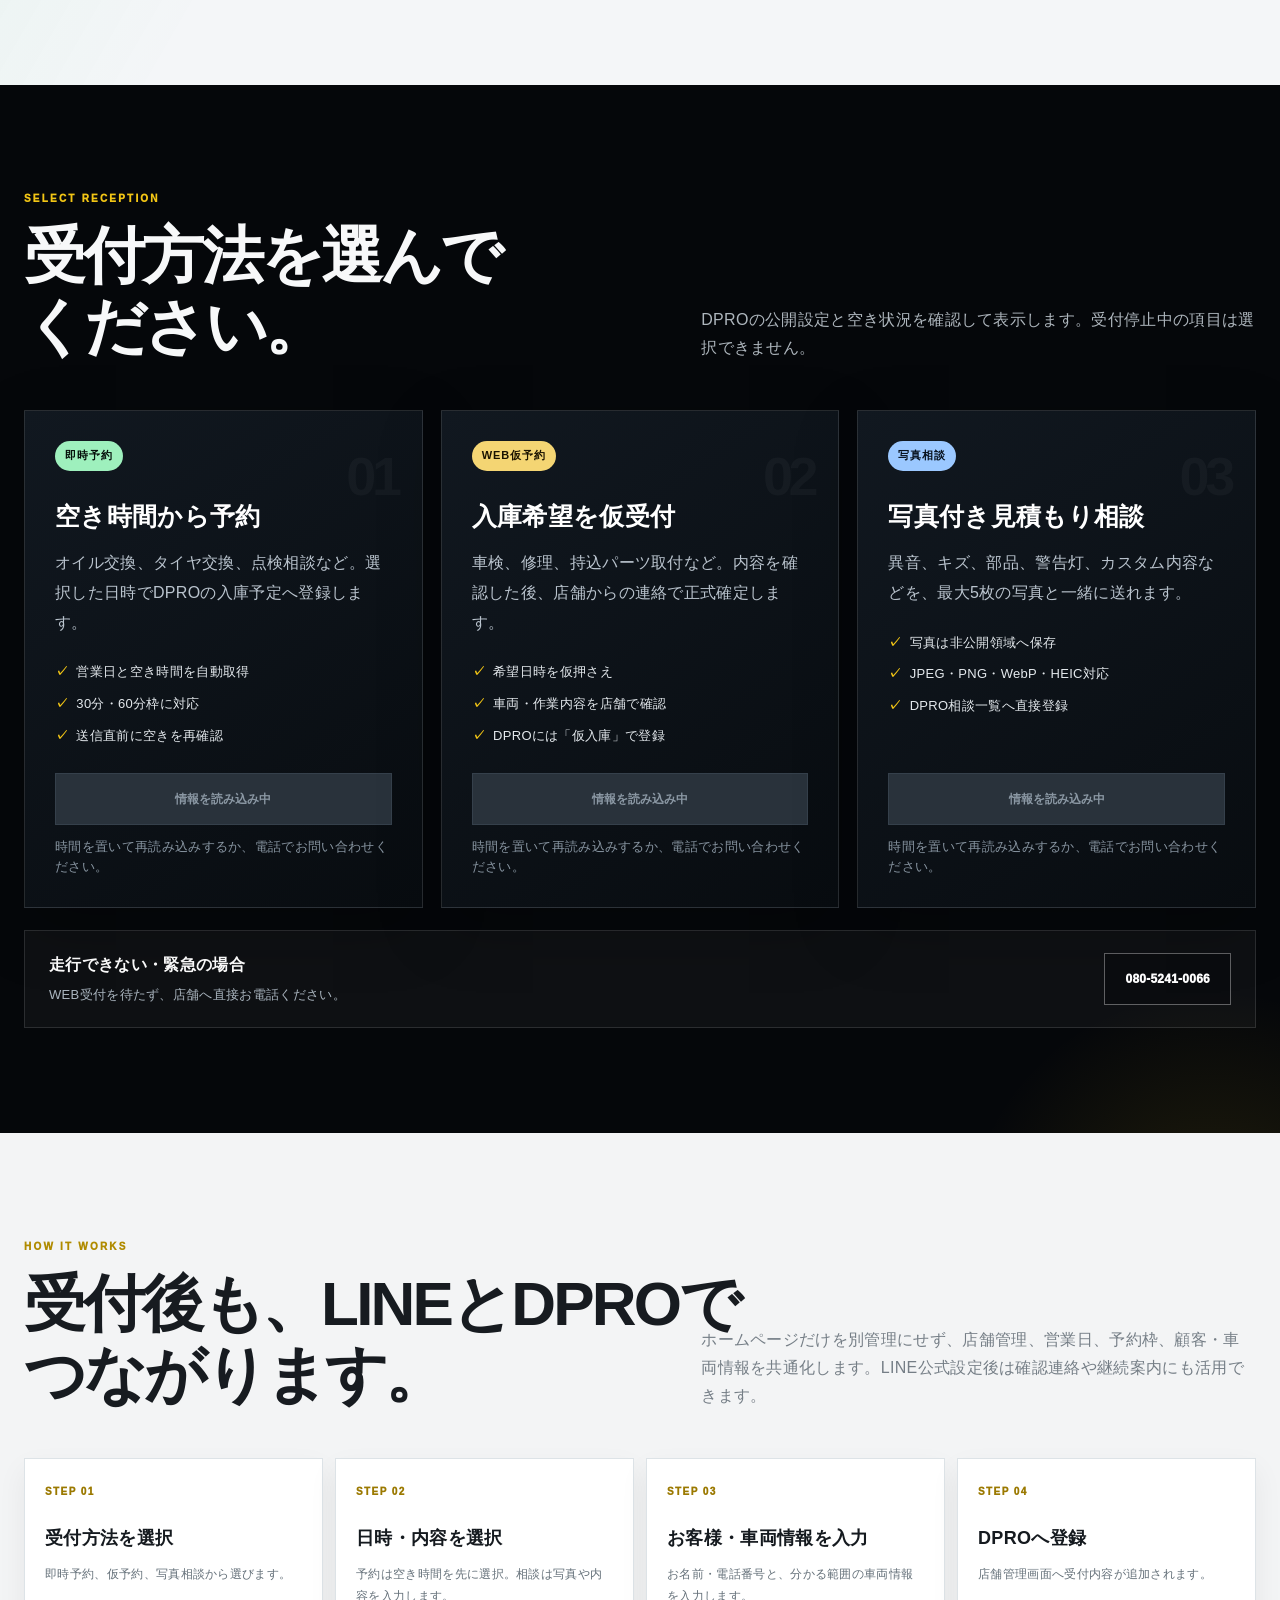
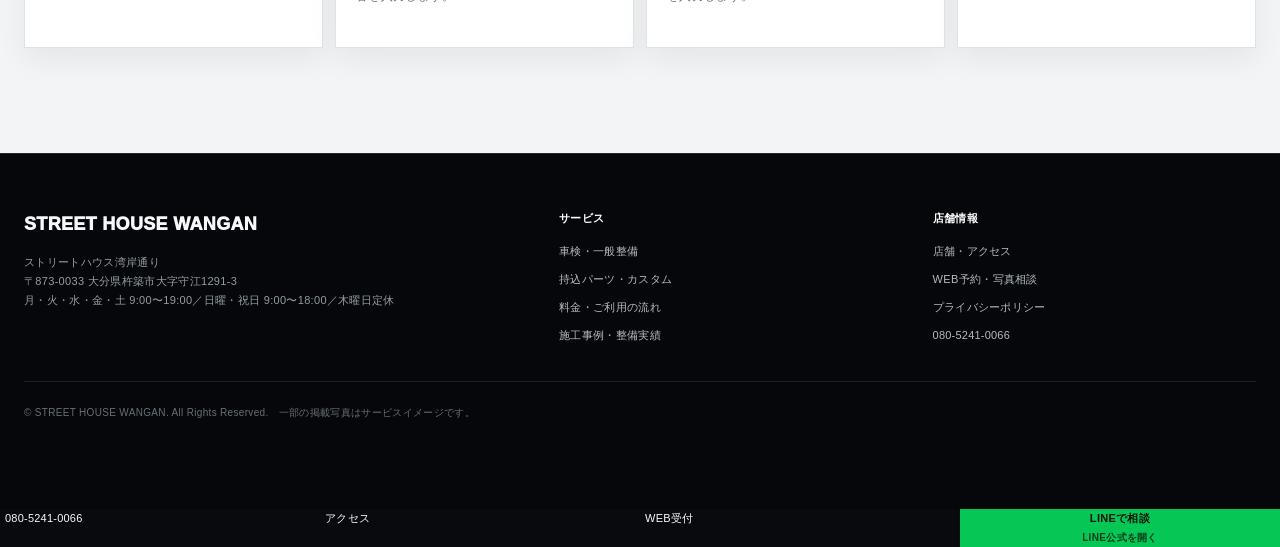
<file: contact.html>
<!DOCTYPE html>

<html lang="ja">
<head>
<meta charset="utf-8"/>
<meta content="width=device-width,initial-scale=1" name="viewport"/>
<meta content="#080a0d" name="theme-color"/>
<meta content="noindex,nofollow" id="robotsMeta" name="robots"/>
<meta content="ストリートハウス湾岸通りのWEB予約・仮予約・写真相談。LINE公式、電話・店頭の受付もDPROへ一元化できる連携型受付です。" name="description"/>
<title>WEB予約・写真相談｜ストリートハウス湾岸通り</title>
<link href="https://dpromstk2000-lab.github.io/street-house-wangan/contact.html" id="canonicalLink" rel="canonical"/>
<meta content="website" property="og:type"/>
<meta content="ja_JP" property="og:locale"/>
<meta content="ストリートハウス湾岸通り" property="og:site_name"/>
<meta content="WEB予約・写真相談｜ストリートハウス湾岸通り" property="og:title"/>
<meta content="WEB・LINE公式・電話からの相談をDPROで一元管理。即時予約、仮予約、写真相談に対応します。" property="og:description"/>
<meta content="https://dpromstk2000-lab.github.io/street-house-wangan/contact.html" property="og:url"/>
<meta content="https://dpromstk2000-lab.github.io/street-house-wangan/ogp.jpg" property="og:image"/>
<meta content="summary_large_image" name="twitter:card"/>
<link href="data:image/svg+xml,%3Csvg xmlns='http://www.w3.org/2000/svg' viewBox='0 0 64 64'%3E%3Crect width='64' height='64' rx='10' fill='%23f2c515'/%3E%3Ctext x='32' y='41' text-anchor='middle' font-size='29' font-family='Arial' font-weight='900' fill='%23080a0d'%3ESW%3C/text%3E%3C/svg%3E" rel="icon"/>
<link href="site.css?v=WANGAN-BIZ-8-R3" rel="stylesheet"/><link href="integration.css?v=WANGAN-BIZ-8-R3" rel="stylesheet"/>
<script src="config.js?v=WANGAN-BIZ-8-R3"></script>
<script id="localBusinessJsonLd" type="application/ld+json">{"@context":"https://schema.org","@type":"AutoRepair","name":"ストリートハウス湾岸通り","url":"https://dpromstk2000-lab.github.io/street-house-wangan/","telephone":"080-5241-0066","address":{"@type":"PostalAddress","streetAddress":"大字守江1291-3","addressLocality":"杵築市","addressRegion":"大分県","postalCode":"873-0033","addressCountry":"JP"},"priceRange":"¥¥"}</script>
</head>
<body class="business-site" data-page="contact">
<a class="skip" href="#main">本文へ移動</a>
<header class="header">
<div class="header-inner">
<a aria-label="ストリートハウス湾岸通り トップ" class="brand" href="index.html">
<span class="brand-mark">SW</span>
<span class="brand-copy"><strong>STREET HOUSE WANGAN</strong><small>AUTO SERVICE / CUSTOM / PERFORMANCE</small></span>
</a>
<nav aria-label="メインナビゲーション" class="nav">
<a href="index.html">TOP</a><a href="services.html">サービス</a><a href="maintenance.html">車検・整備</a><a href="custom.html">カスタム</a><a href="pricing.html">料金・流れ</a><a href="works.html">施工事例</a><a href="about.html">店舗案内</a><a class="active nav-cta" href="contact.html">WEB受付</a>
</nav>
<button aria-expanded="false" aria-label="メニューを開く" class="menu" type="button"><span></span><span></span><span></span></button>
</div>
</header>
<div aria-live="polite" class="dpro-global-status is-loading" id="dproGlobalStatus" role="status"><div class="dpro-global-status-inner"><span class="dpro-status-dot"></span><b>DPRO営業情報を確認中</b><span>営業時間・休業日を読み込んでいます。</span></div></div>
<main id="main">
<section class="page-hero" style="--page-image:url('consult.webp')">
<div class="page-hero-inner">
<div class="breadcrumb"><a href="index.html">TOP</a><span>／</span>WEB予約・写真相談</div>
<div class="kicker">DPRO ONLINE RECEPTION</div>
<h1 class="audited-heading heading-balanced">WEB予約・写真相談</h1>
<p>WEB予約・写真相談はDPROへ直接登録。契約後はLINE公式からの相談や店舗からの確認連絡も、同じ顧客・車両情報につなげて運用できます。</p>
</div>
</section>
<section class="business-section light dpro-dynamic-section" id="dpro-contact-status">
<div class="shell"><div data-dpro-contact-state="" data-dpro-loading=""></div></div>
</section>
<section class="business-section dpro-unified-section" data-dpro-unified-reception="" id="unified-reception">
<div class="shell">
<div class="section-head">
<div>
<p class="eyebrow">ONE CUSTOMER / ONE RECORD</p>
<h2 class="audited-heading heading-unified"><span class="heading-line">WEBでもLINEでも、</span><span class="heading-line">同じ店舗管理へ。</span></h2>
</div>
<p>窓口ごとに情報を分断しません。ホームページからの受付、LINE公式の相談、電話・店頭対応をDPROへ集約し、店舗が続きから対応できます。</p>
</div>
<div class="dpro-unified-flow">
<article><span>01 / CONTACT</span><h3 class="audited-heading heading-balanced">好きな窓口から相談</h3><p>WEB、LINE公式、電話、店頭から相談できます。</p></article>
<article><span>02 / REGISTER</span><h3 class="audited-heading heading-balanced">DPROへ登録</h3><p>氏名、電話、車両、相談内容、写真、希望日時をまとめます。</p></article>
<article><span>03 / CHECK</span><h3 class="audited-heading heading-balanced">店舗が内容確認</h3><p>空き状況、作業内容、部品適合、見積もり条件を確認します。</p></article>
<article><span>04 / RESPONSE</span><h3 class="audited-heading heading-balanced">LINE・電話で連絡</h3><p>LINE公式の設定後は、確認や案内をLINEで受け取れる運用に対応します。</p></article>
<article><span>05 / FOLLOW</span><h3 class="audited-heading heading-balanced">履歴を次回へ</h3><p>入庫・作業・完了後も、同じ顧客と車両の履歴を次回対応に活かします。</p></article>
</div>
<div class="actions" style="margin-top:22px">
<a class="btn btn-dark" href="#reception-menu">WEB受付を選ぶ</a>
<a class="btn btn-outline dpro-line-action" data-dpro-line="">
<span class="line-main">LINE公式連携対応</span>
<span class="line-sub">契約・設定後に開通</span>
</a>
</div>
<p class="dpro-integration-note" data-line-integration-status="">LINE公式URLは契約・設定後に登録します。現在は連携機能のご案内表示です。</p>
</div>
</section><section class="business-section black biz5-entry-section" id="reception-menu">
<div class="shell">
<div class="section-head">
<div><p class="eyebrow">SELECT RECEPTION</p><h2 class="audited-heading heading-balanced">受付方法を選んでください。</h2></div>
<p>DPROの公開設定と空き状況を確認して表示します。受付停止中の項目は選択できません。</p>
</div>
<div aria-live="polite" class="biz5-mode-grid" id="biz5ModeGrid">
<article class="biz5-mode-card" data-mode-card="instant">
<span class="biz5-mode-number">01</span><span class="biz5-mode-badge instant">即時予約</span>
<h3 class="audited-heading heading-balanced">空き時間から予約</h3>
<p>オイル交換、タイヤ交換、点検相談など。選択した日時でDPROの入庫予定へ登録します。</p>
<ul><li>営業日と空き時間を自動取得</li><li>30分・60分枠に対応</li><li>送信直前に空きを再確認</li></ul>
<button class="btn btn-primary biz5-open" data-open-mode="instant" disabled="" type="button">情報を読み込み中</button>
<small class="biz5-mode-status" data-mode-status="instant">DPRO設定を確認しています。</small>
</article>
<article class="biz5-mode-card" data-mode-card="provisional">
<span class="biz5-mode-number">02</span><span class="biz5-mode-badge provisional">WEB仮予約</span>
<h3 class="audited-heading heading-balanced">入庫希望を仮受付</h3>
<p>車検、修理、持込パーツ取付など。内容を確認した後、店舗からの連絡で正式確定します。</p>
<ul><li>希望日時を仮押さえ</li><li>車両・作業内容を店舗で確認</li><li>DPROには「仮入庫」で登録</li></ul>
<button class="btn btn-primary biz5-open" data-open-mode="provisional" disabled="" type="button">情報を読み込み中</button>
<small class="biz5-mode-status" data-mode-status="provisional">DPRO設定を確認しています。</small>
</article>
<article class="biz5-mode-card" data-mode-card="inquiry">
<span class="biz5-mode-number">03</span><span class="biz5-mode-badge inquiry">写真相談</span>
<h3 class="audited-heading heading-balanced">写真付き見積もり相談</h3>
<p>異音、キズ、部品、警告灯、カスタム内容などを、最大5枚の写真と一緒に送れます。</p>
<ul><li>写真は非公開領域へ保存</li><li>JPEG・PNG・WebP・HEIC対応</li><li>DPRO相談一覧へ直接登録</li></ul>
<button class="btn btn-primary biz5-open" data-open-mode="inquiry" disabled="" type="button">情報を読み込み中</button>
<small class="biz5-mode-status" data-mode-status="inquiry">DPRO設定を確認しています。</small>
</article>
</div>
<div class="biz5-phone-strip"><div><b>走行できない・緊急の場合</b><span>WEB受付を待たず、店舗へ直接お電話ください。</span></div><a class="btn btn-outline" data-dpro-phone="" data-store-phone="primary" href="tel:08052410066">080-5241-0066</a></div>
</div>
</section>
<section class="business-section light">
<div class="shell">
<div class="section-head"><div><p class="eyebrow">HOW IT WORKS</p><h2 class="audited-heading heading-balanced">受付後も、LINEとDPROでつながります。</h2></div><p>ホームページだけを別管理にせず、店舗管理、営業日、予約枠、顧客・車両情報を共通化します。LINE公式設定後は確認連絡や継続案内にも活用できます。</p></div>
<div class="flow-grid biz5-flow-grid">
<article><span>STEP 01</span><h3 class="audited-heading heading-balanced">受付方法を選択</h3><p>即時予約、仮予約、写真相談から選びます。</p></article>
<article><span>STEP 02</span><h3 class="audited-heading heading-balanced">日時・内容を選択</h3><p>予約は空き時間を先に選択。相談は写真や内容を入力します。</p></article>
<article><span>STEP 03</span><h3 class="audited-heading heading-balanced">お客様・車両情報を入力</h3><p>お名前・電話番号と、分かる範囲の車両情報を入力します。</p></article>
<article><span>STEP 04</span><h3 class="audited-heading heading-balanced">DPROへ登録</h3><p>店舗管理画面へ受付内容が追加されます。</p></article>
</div>
</div>
</section>
</main>
<footer class="footer"><div class="shell"><div class="footer-top"><div><div class="footer-title">STREET HOUSE WANGAN</div><div class="footer-address">ストリートハウス湾岸通り<br/>〒873-0033 大分県杵築市大字守江1291-3<br/><span data-dpro-footer-hours="">月・火・水・金・土 9:00〜19:00／日曜・祝日 9:00〜18:00／木曜定休</span></div></div><div class="footer-links"><b>サービス</b><a href="maintenance.html">車検・一般整備</a><a href="custom.html">持込パーツ・カスタム</a><a href="pricing.html">料金・ご利用の流れ</a><a href="works.html">施工事例・整備実績</a></div><div class="footer-links"><b>店舗情報</b><a href="about.html">店舗・アクセス</a><a href="contact.html">WEB予約・写真相談</a><a href="privacy.html">プライバシーポリシー</a><a data-dpro-phone="" data-store-phone="primary" href="tel:08052410066">080-5241-0066</a></div></div><p class="copyright">© STREET HOUSE WANGAN. All Rights Reserved.　一部の掲載写真はサービスイメージです。</p></div></footer>
<div class="mobile-cta line-four"><a data-store-phone="primary" href="tel:08052410066">電話</a><a href="about.html#access">アクセス</a><a href="contact.html#reception-menu">WEB受付</a><a aria-label="LINE公式連携" class="mobile-line dpro-line-action" data-dpro-line=""><span class="line-main">LINE</span><span class="line-sub" hidden="">設定後に開通</span></a></div>
<div aria-hidden="true" class="estimate-modal biz5-modal" id="estimateModal">
<div class="modal-backdrop" data-close-modal=""></div>
<section aria-labelledby="estimateTitle" aria-modal="true" class="modal-panel" role="dialog">
<div aria-atomic="true" aria-live="assertive" class="biz5-submit-overlay" hidden="" id="submitOverlay" role="status">
<div class="biz5-submit-overlay-card">
<span aria-hidden="true" class="biz5-submit-spinner"></span>
<b id="submitOverlayTitle">DPROへ送信しています</b>
<p id="submitOverlayText">受付内容を登録しています。この画面を閉じずにお待ちください。</p>
<small>送信ボタンを押し直す必要はありません。</small>
</div>
</div>
<header class="modal-head">
<p class="mini">DPRO ONLINE RECEPTION</p>
<h2 class="audited-heading heading-balanced" id="estimateTitle">WEB受付</h2>
<p id="estimateLead">サービスを選び、次に空き日時を確認してください。</p>
<div class="api-status checking" id="apiStatus"><i></i><span id="apiStatusText">DPRO接続確認中</span><span aria-hidden="true" class="environment-chip" hidden="" id="environmentChip"></span></div>
<button aria-label="閉じる" class="modal-close" data-close-modal="" type="button">×</button>
</header>
<div aria-label="入力の進行状況" class="stepper biz5-stepper">
<div class="stepper-item active" data-step-indicator="1"><span class="step-number">1</span><span>受付・サービス</span></div>
<div class="stepper-item" data-step-indicator="2"><span class="step-number">2</span><span>日時・内容</span></div>
<div class="stepper-item" data-step-indicator="3"><span class="step-number">3</span><span>お客様・車両</span></div>
<div class="stepper-item" data-step-indicator="4"><span class="step-number">4</span><span>確認・送信</span></div>
</div>
<form class="estimate-form" id="estimateForm" novalidate="">
<div class="modal-scroll" id="modalScroll">
<section class="step-panel active" data-step-panel="1">
<div class="panel-title"><div><h3 class="audited-heading heading-balanced">受付方法・サービス</h3><p>DPROで公開中のサービスだけが表示されます。</p></div><em class="draft-status" id="draftStatus"></em></div>
<div class="biz5-selected-mode" id="selectedModeSummary"></div>
<div class="field full"><label for="serviceCode">サービス <b class="req">必須</b></label><select id="serviceCode" name="serviceCode" required=""><option value="">サービスを選択</option></select><small id="serviceHelp">受付方法を選択すると、対応サービスが表示されます。</small></div>
<div class="biz5-service-detail" id="serviceDetail"></div>
<div class="form-error" data-step-error="1">受付可能なサービスを選択してください。</div>
</section>
<section class="step-panel" data-step-panel="2">
<div class="panel-title"><div><h3 class="audited-heading heading-balanced" id="step3Title">日時・相談内容</h3><p id="step3Lead">サービスに合わせて必要な内容を入力します。</p></div></div>
<div class="biz5-reservation-fields" id="reservationFields">
<div class="form-grid">
<div class="field"><label for="reservationDate">予約・入庫希望日 <b class="req">必須</b></label><input id="reservationDate" name="reservationDate" type="date"/></div>
<div class="field"><label for="reservationTime">希望時間 <b class="req">必須</b></label><select disabled="" id="reservationTime" name="reservationTime"><option value="">先に日付を選択</option></select><div class="slot-status" id="slotStatus">DPROから空き時間を取得します。</div></div>
</div>
<div class="field-row-note" id="reservationNotice">送信直前に空き枠を再確認します。</div>
</div>
<div class="biz5-inquiry-fields" hidden="" id="inquiryFields">
<div class="form-grid"><div class="field"><label for="preferredVisitDate">来店希望日</label><input id="preferredVisitDate" name="preferredVisitDate" type="date"/><small>未定の場合は空欄で構いません。</small></div><div class="field"><label for="preferredVisitTime">希望時間帯</label><select id="preferredVisitTime" name="preferredVisitTime"><option value="">指定なし</option><option value="09:00">午前</option><option value="13:00">午後</option><option value="17:00">夕方</option></select></div></div>
<div class="field full biz5-photo-field"><label for="photoInput">車両・部品・症状の写真</label><input accept="image/jpeg,image/png,image/webp,image/heic,image/heif" id="photoInput" multiple="" type="file"/><small>最大5枚、1枚8MB以下。写真は公開されず、DPRO受付確認用の非公開領域へ保存します。</small><div class="biz5-photo-list" id="photoList"></div><div class="biz5-upload-status" id="uploadStatus"></div></div>
</div>
<div class="form-grid">
<div class="field full"><label for="partsInfo">持込部品・商品URL・型番</label><input id="partsInfo" name="partsInfo" placeholder="持込部品がある場合に入力してください"/></div>
<div class="field full"><label for="message">症状・ご希望・作業内容 <b class="req">必須</b></label><textarea id="message" name="message" placeholder="いつから、どのような症状があるか／希望する作業内容などをご入力ください。" required=""></textarea></div>
</div>
<label class="form-check"><input id="privacyAgree" name="privacyAgree" required="" type="checkbox"/><span>入力内容と写真を、予約・見積もり・相談対応のために利用することに同意します。 <a class="text-link" href="privacy.html" rel="noopener" target="_blank">プライバシーポリシー</a></span></label>
<div class="form-error" data-step-error="2">日時、相談内容、同意欄を確認してください。</div>
</section>
<section class="step-panel" data-step-panel="3">
<div class="panel-title"><div><h3 class="audited-heading heading-balanced">お客様・車両情報</h3><p>お名前と電話番号は必須です。車両情報は分かる範囲で入力してください。</p></div></div>
<div class="form-grid">
<div class="field"><label for="customerName">お名前 <b class="req">必須</b></label><input autocomplete="name" id="customerName" name="customerName" required=""/></div>
<div class="field"><label for="phone">電話番号 <b class="req">必須</b></label><input autocomplete="tel" id="phone" inputmode="tel" name="phone" placeholder="ハイフンなしでも入力できます" required=""/></div>
<div class="field"><label for="email">メールアドレス</label><input autocomplete="email" id="email" name="email" placeholder="例：sample@example.com" type="email"/></div>
<div class="field"><label for="contactMethod">希望する連絡方法</label><select id="contactMethod" name="contactMethod"><option>電話</option><option>メール</option><option>どちらでもよい</option></select></div>
<div class="field"><label for="carMaker">メーカー</label><input id="carMaker" name="carMaker" placeholder="例：トヨタ"/></div>
<div class="field"><label for="carModel">車種</label><input id="carModel" name="carModel" placeholder="例：86"/></div>
<div class="field"><label for="carYear">年式</label><input id="carYear" name="carYear" placeholder="例：2020年"/></div>
<div class="field"><label for="plateLast4">ナンバー下4桁</label><input id="plateLast4" inputmode="numeric" maxlength="4" name="plateLast4" placeholder="例：1234"/></div>
<div class="field"><label for="mileageKm">走行距離</label><input id="mileageKm" inputmode="numeric" name="mileageKm" placeholder="例：65000"/><small>km単位。おおよそでも構いません。</small></div>
<div class="field"><label for="shakenYear">車検満了年</label><select id="shakenYear" name="shakenYear"><option value="">未入力</option></select></div>
<div class="field"><label for="shakenMonth">車検満了月</label><select id="shakenMonth" name="shakenMonth"><option value="">未入力</option><option value="1">1月</option><option value="2">2月</option><option value="3">3月</option><option value="4">4月</option><option value="5">5月</option><option value="6">6月</option><option value="7">7月</option><option value="8">8月</option><option value="9">9月</option><option value="10">10月</option><option value="11">11月</option><option value="12">12月</option></select></div>
</div>
<div class="form-error" data-step-error="3">お名前と電話番号を確認してください。</div>
</section>
<section class="step-panel" data-step-panel="4">
<div class="panel-title"><div><h3 class="audited-heading heading-balanced">送信前の確認</h3><p>登録内容を確認し、問題なければDPROへ送信してください。</p></div></div>
<div class="confirm-grid">
<section class="confirm-card"><h4>受付内容</h4><dl class="confirm-list" id="confirmReception"></dl></section>
<section class="confirm-card"><h4>お客様・車両</h4><dl class="confirm-list" id="confirmCustomer"></dl></section>
<section class="confirm-card full"><h4>日時・相談内容</h4><dl class="confirm-list" id="confirmRequest"></dl></section>
</div>
<div aria-live="polite" class="api-result" id="apiResult" role="status"><div class="completion-icon" hidden="" id="completionIcon">✓</div><h4 id="apiResultTitle">DPRO受付結果</h4><p id="apiResultText"></p><div class="api-reference" id="apiReference"></div><div class="completion-flow" hidden="" id="completionFlow"></div><div class="completion-caution" hidden="" id="completionCaution"></div></div>
</section>
</div>
<footer class="modal-footer">
<button class="clear-draft" id="clearDraft" type="button">入力をクリア</button><span class="footer-step-label" id="footerStepLabel">1 / 4</span><span class="spacer"></span>
<button class="btn btn-secondary" hidden="" id="backStep" type="button">戻る</button>
<button class="btn btn-primary" id="nextStep" type="button">次へ</button>
<button class="btn btn-dpro" hidden="" id="sendEstimate" type="submit">DPROへ送信</button>
<a class="btn btn-phone" data-store-phone="primary" hidden="" href="tel:08052410066" id="successPhone">店舗へ電話</a>
<button class="btn btn-receipt" hidden="" id="downloadReceipt" type="button">受付控えを保存</button>
<button class="btn btn-new-request" hidden="" id="newRequest" type="button">別の受付を入力</button>
<button class="btn btn-success-close" hidden="" id="closeSuccess" type="button">閉じる</button>
</footer>
</form>
</section>
</div>
<div aria-live="polite" class="toast" role="status"></div>
<script src="site.js?v=WANGAN-BIZ-8-R3"></script><script src="estimate.js?v=WANGAN-BIZ-8-R3"></script><script src="dpro-site.js?v=WANGAN-BIZ-8-R3"></script>
</body>
</html>
</file>
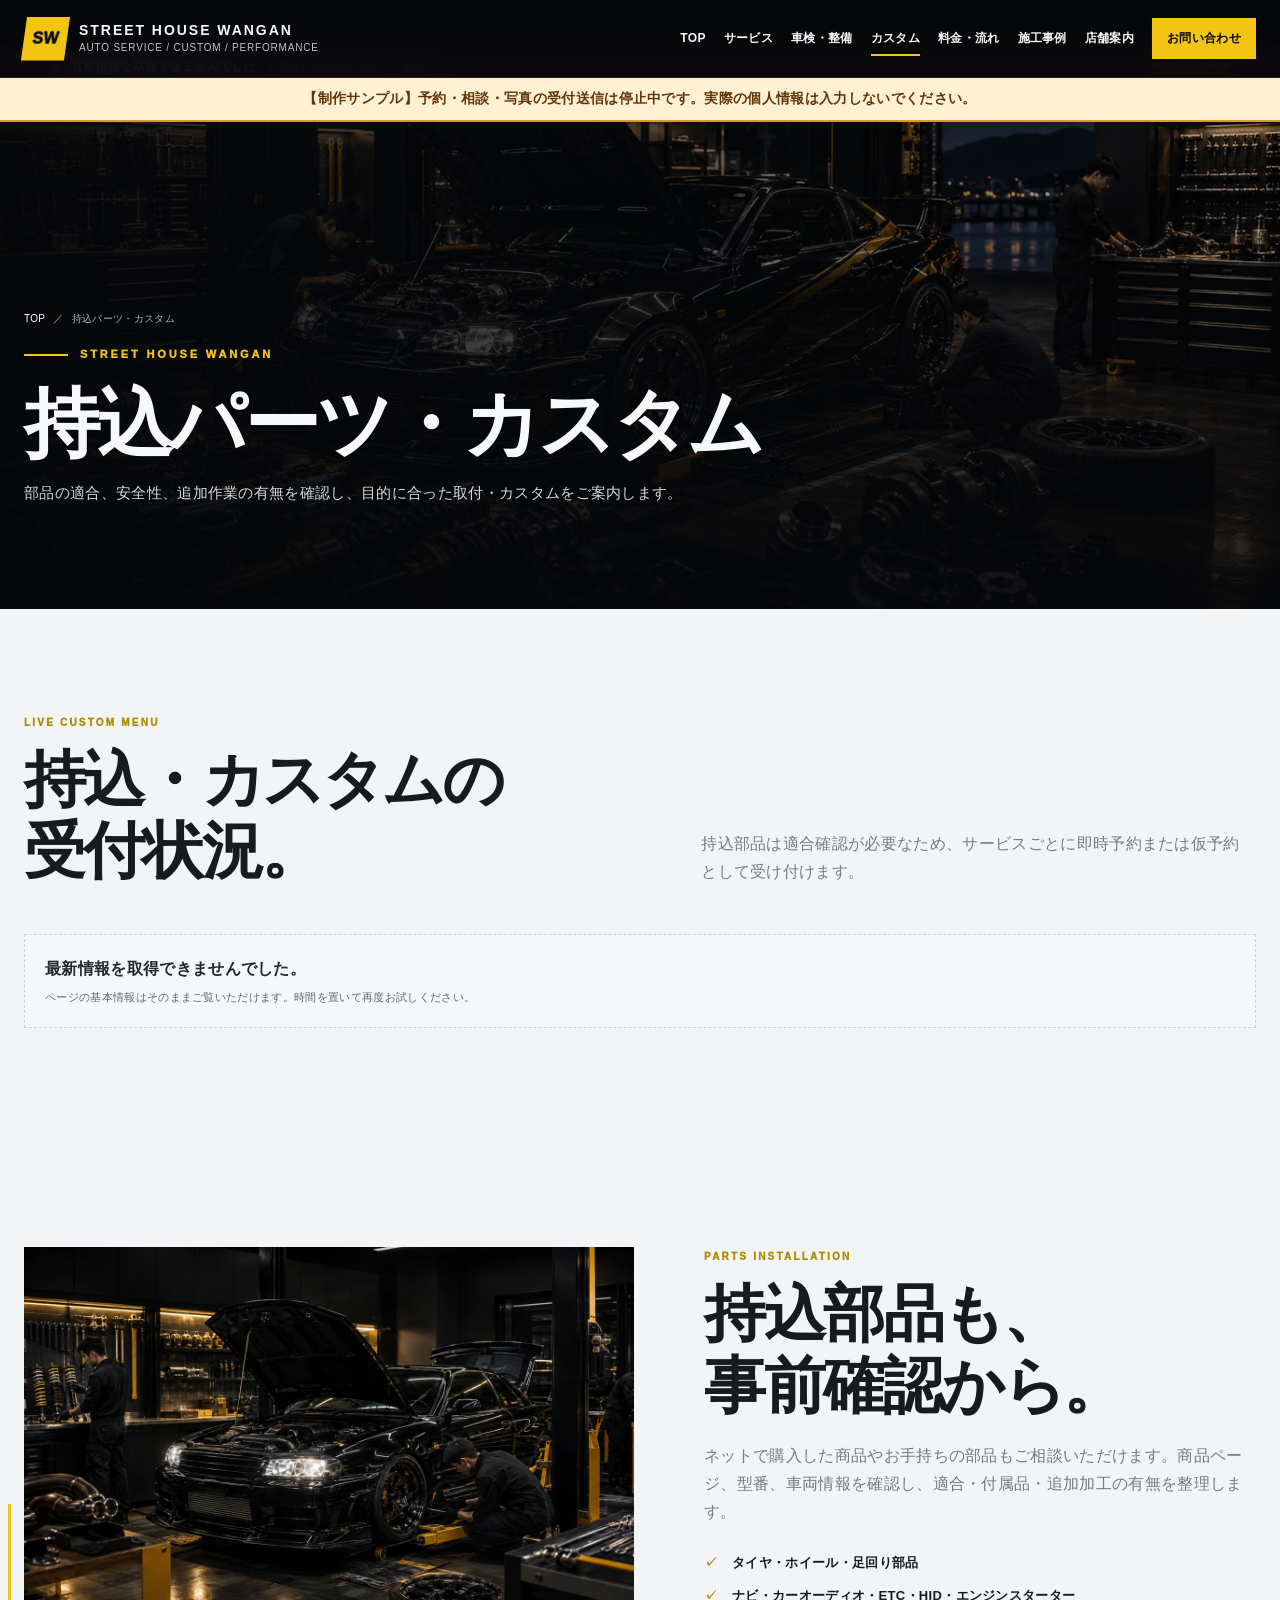
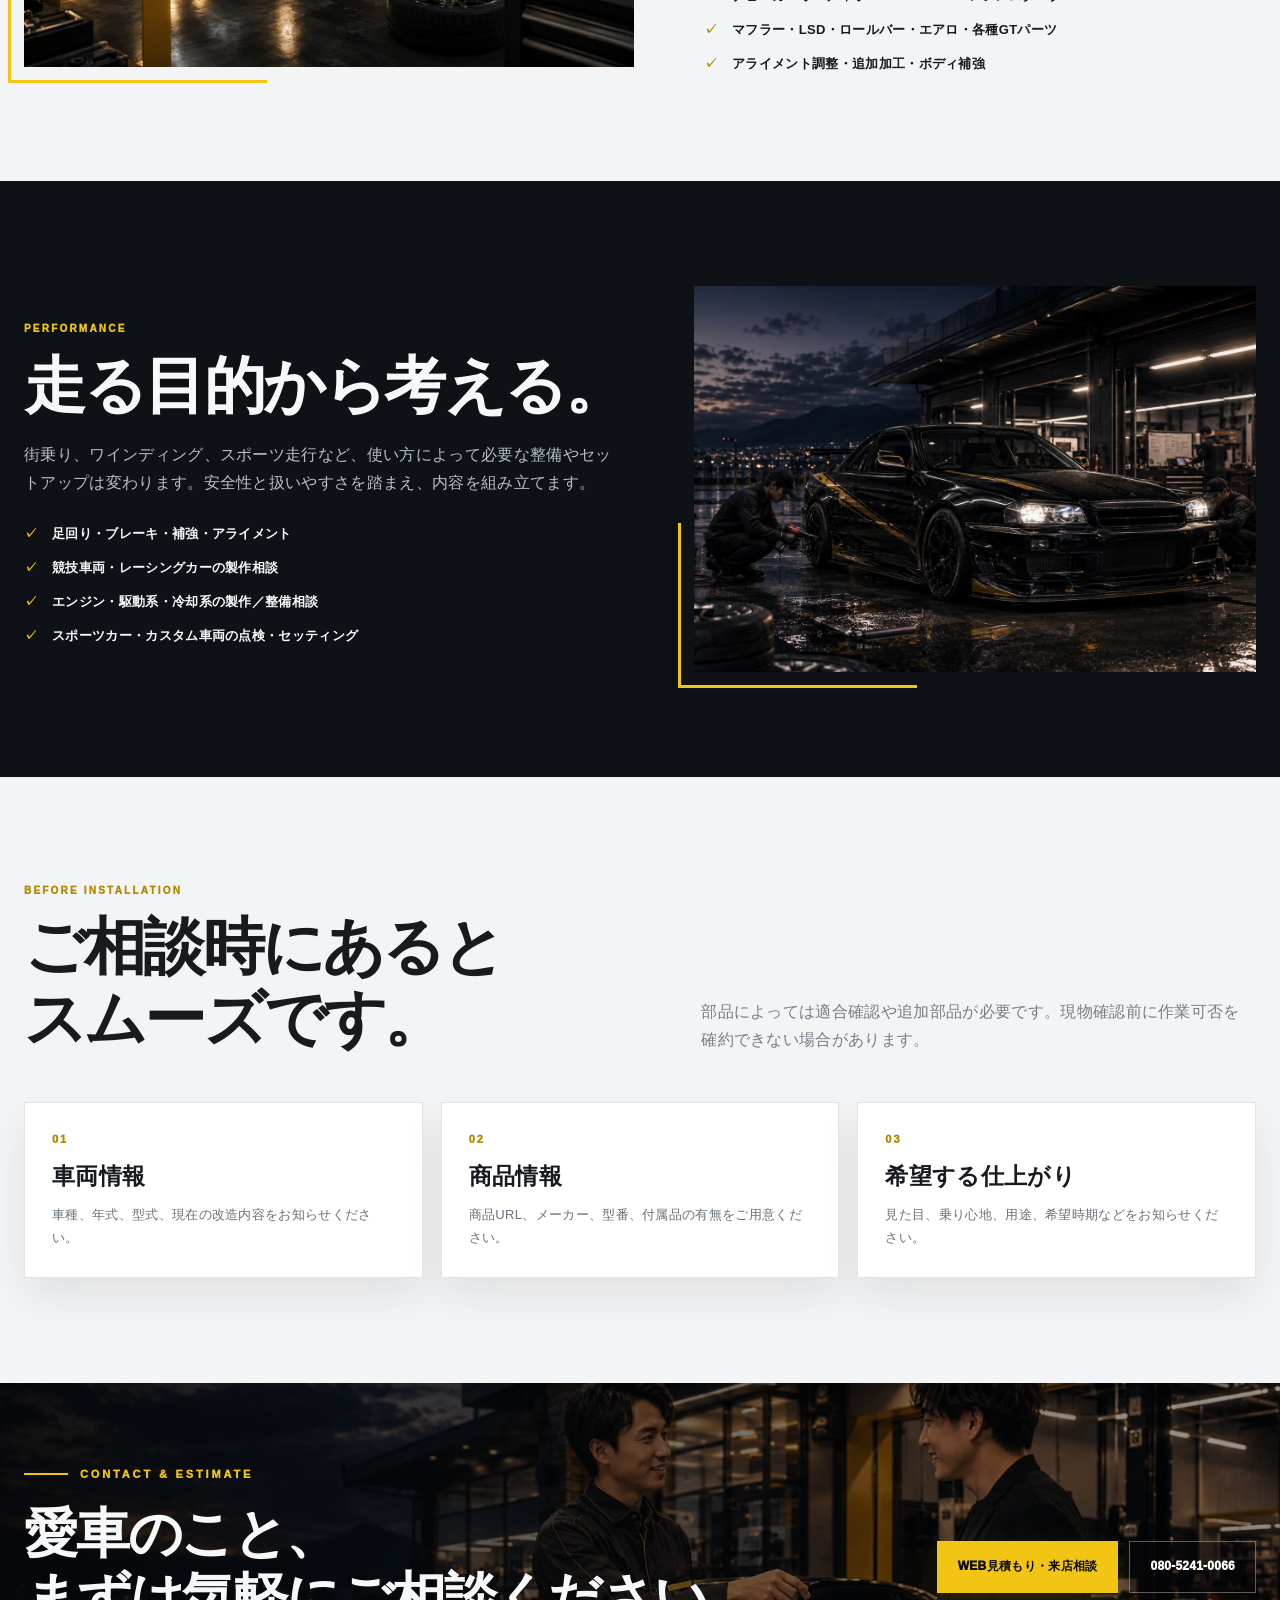
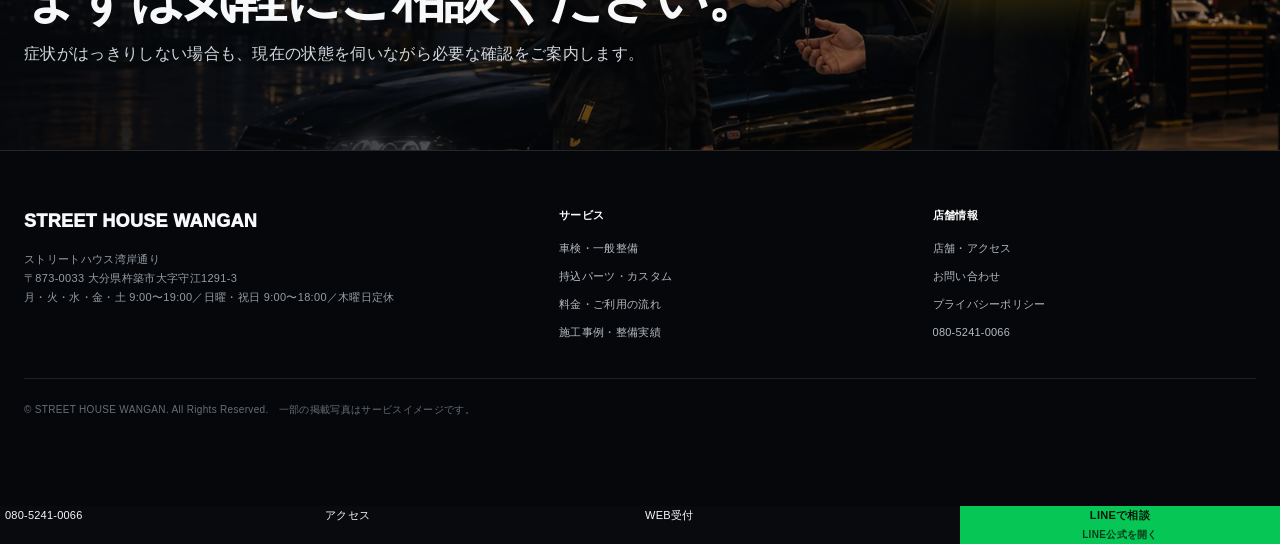
<file: custom.html>
<!DOCTYPE html>

<html lang="ja"><head><meta charset="utf-8"/><meta content="width=device-width,initial-scale=1" name="viewport"/><meta content="#080a0d" name="theme-color"/><meta content="noindex,nofollow" id="robotsMeta" name="robots"/><meta content="持込タイヤ、ホイール、足回り、マフラー、ナビ、ドラレコ、外装部品、スポーツ走行向けセットアップをご相談いただけます。" name="description"/><title>持込パーツ取付・カスタム｜ストリートハウス湾岸通り</title>
<link href="https://dpromstk2000-lab.github.io/street-house-wangan/custom.html" id="canonicalLink" rel="canonical"/><meta content="website" property="og:type"/><meta content="ja_JP" property="og:locale"/><meta content="ストリートハウス湾岸通り" property="og:site_name"/><meta content="持込パーツ取付・カスタム｜ストリートハウス湾岸通り" property="og:title"/><meta content="持込タイヤ、ホイール、足回り、マフラー、ナビ、ドラレコ、外装部品、スポーツ走行向けセットアップをご相談いただけます。" property="og:description"/><meta content="https://dpromstk2000-lab.github.io/street-house-wangan/custom.html" property="og:url"/><meta content="https://dpromstk2000-lab.github.io/street-house-wangan/ogp.jpg" property="og:image"/><meta content="summary_large_image" name="twitter:card"/><link href="data:image/svg+xml,%3Csvg xmlns='http://www.w3.org/2000/svg' viewBox='0 0 64 64'%3E%3Crect width='64' height='64' rx='10' fill='%23f2c515'/%3E%3Ctext x='32' y='41' text-anchor='middle' font-size='29' font-family='Arial' font-weight='900' fill='%23080a0d'%3ESW%3C/text%3E%3C/svg%3E" rel="icon"/><link href="site.css?v=WANGAN-BIZ-8-R3" rel="stylesheet"/><link href="integration.css?v=WANGAN-BIZ-8-R3" rel="stylesheet"/><script src="config.js?v=WANGAN-BIZ-8-R3"></script><script id="localBusinessJsonLd" type="application/ld+json">{"@context": "https://schema.org", "@type": "AutoRepair", "name": "ストリートハウス湾岸通り", "url": "https://dpromstk2000-lab.github.io/street-house-wangan/", "telephone": "080-5241-0066", "address": {"@type": "PostalAddress", "streetAddress": "大字守江1291-3", "addressLocality": "杵築市", "addressRegion": "大分県", "postalCode": "873-0033", "addressCountry": "JP"}, "priceRange": "¥¥"}</script></head><body class="business-site" data-page="custom"><a class="skip" href="#main">本文へ移動</a>
<header class="header"><div class="header-inner">
<a aria-label="ストリートハウス湾岸通り トップ" class="brand" href="index.html"><span class="brand-mark">SW</span><span class="brand-copy"><strong>STREET HOUSE WANGAN</strong><small>AUTO SERVICE / CUSTOM / PERFORMANCE</small></span></a>
<nav aria-label="メインナビゲーション" class="nav"><a class="" href="index.html">TOP</a><a class="" href="services.html">サービス</a><a class="" href="maintenance.html">車検・整備</a><a class="active" href="custom.html">カスタム</a><a class="" href="pricing.html">料金・流れ</a><a class="" href="works.html">施工事例</a><a class="" href="about.html">店舗案内</a><a class="nav-cta" href="contact.html">お問い合わせ</a></nav>
<button aria-expanded="false" aria-label="メニューを開く" class="menu" type="button"><span></span><span></span><span></span></button>
</div></header><div aria-live="polite" class="dpro-global-status is-loading" id="dproGlobalStatus" role="status"><div class="dpro-global-status-inner"><span class="dpro-status-dot"></span><b>DPRO営業情報を確認中</b><span>営業時間・休業日を読み込んでいます。</span></div></div><main id="main"><section class="page-hero" style="--page-image:url('custom.webp')"><div class="page-hero-inner"><div class="breadcrumb"><a href="index.html">TOP</a><span>／</span>持込パーツ・カスタム</div><div class="kicker">STREET HOUSE WANGAN</div><h1 class="audited-heading heading-balanced">持込パーツ・カスタム</h1><p>部品の適合、安全性、追加作業の有無を確認し、目的に合った取付・カスタムをご案内します。</p></div></section><section class="business-section light dpro-dynamic-section" id="dpro-custom-menu"><div class="shell"><div class="section-head"><div><p class="eyebrow">LIVE CUSTOM MENU</p><h2 class="audited-heading heading-balanced">持込・カスタムの受付状況。</h2></div><p>持込部品は適合確認が必要なため、サービスごとに即時予約または仮予約として受け付けます。</p></div><div data-categories="custom" data-dpro-loading="" data-dpro-services=""></div></div></section><section class="business-section light"><div class="shell"><div class="split"><div class="split-media"><img alt="カスタムパーツ取付作業のイメージ" src="parts.webp"/></div><div class="split-copy"><p class="eyebrow">PARTS INSTALLATION</p><h2 class="audited-heading heading-balanced">持込部品も、事前確認から。</h2><p>ネットで購入した商品やお手持ちの部品もご相談いただけます。商品ページ、型番、車両情報を確認し、適合・付属品・追加加工の有無を整理します。</p><ul class="check-list"><li>タイヤ・ホイール・足回り部品</li><li>ナビ・カーオーディオ・ETC・HID・エンジンスターター</li><li>マフラー・LSD・ロールバー・エアロ・各種GTパーツ</li><li>アライメント調整・追加加工・ボディ補強</li></ul></div></div></div></section>
<section class="business-section dark2" id="performance"><div class="shell"><div class="split reverse"><div class="split-media"><img alt="スポーツ走行向け車両整備のイメージ" src="motorsport.webp"/></div><div class="split-copy"><p class="eyebrow">PERFORMANCE</p><h2 class="audited-heading heading-balanced">走る目的から考える。</h2><p>街乗り、ワインディング、スポーツ走行など、使い方によって必要な整備やセットアップは変わります。安全性と扱いやすさを踏まえ、内容を組み立てます。</p><ul class="check-list"><li>足回り・ブレーキ・補強・アライメント</li><li>競技車両・レーシングカーの製作相談</li><li>エンジン・駆動系・冷却系の製作／整備相談</li><li>スポーツカー・カスタム車両の点検・セッティング</li></ul></div></div></div></section>
<section class="business-section light"><div class="shell"><div class="section-head"><div><p class="eyebrow">BEFORE INSTALLATION</p><h2 class="audited-heading heading-balanced">ご相談時にあるとスムーズです。</h2></div><p>部品によっては適合確認や追加部品が必要です。現物確認前に作業可否を確約できない場合があります。</p></div><div class="card-grid three"><article class="business-card"><div class="business-card-body"><span class="card-number">01</span><h3 class="audited-heading heading-balanced">車両情報</h3><p>車種、年式、型式、現在の改造内容をお知らせください。</p></div></article><article class="business-card"><div class="business-card-body"><span class="card-number">02</span><h3 class="audited-heading heading-balanced">商品情報</h3><p>商品URL、メーカー、型番、付属品の有無をご用意ください。</p></div></article><article class="business-card"><div class="business-card-body"><span class="card-number">03</span><h3 class="audited-heading heading-balanced">希望する仕上がり</h3><p>見た目、乗り心地、用途、希望時期などをお知らせください。</p></div></article></div></div></section><section class="cta-band"><div class="cta-band-inner"><div><div class="kicker">CONTACT &amp; ESTIMATE</div><h2 class="audited-heading heading-cta"><span class="heading-line">愛車のこと、</span><span class="heading-line">まずは気軽にご相談ください。</span></h2><p>症状がはっきりしない場合も、現在の状態を伺いながら必要な確認をご案内します。</p></div><div class="actions"><a class="btn btn-primary" href="contact.html#estimate">WEB見積もり・来店相談</a><a class="btn btn-outline" data-store-phone="primary" href="tel:08052410066">080-5241-0066</a></div></div></section></main><footer class="footer"><div class="shell">
<div class="footer-top"><div><div class="footer-title">STREET HOUSE WANGAN</div><div class="footer-address">ストリートハウス湾岸通り<br/>〒873-0033 大分県杵築市大字守江1291-3<br/><span data-dpro-footer-hours="">月・火・水・金・土 9:00〜19:00／日曜・祝日 9:00〜18:00／木曜定休</span></div></div>
<div class="footer-links"><b>サービス</b><a href="maintenance.html">車検・一般整備</a><a href="custom.html">持込パーツ・カスタム</a><a href="pricing.html">料金・ご利用の流れ</a><a href="works.html">施工事例・整備実績</a></div>
<div class="footer-links"><b>店舗情報</b><a href="about.html">店舗・アクセス</a><a href="contact.html">お問い合わせ</a><a href="privacy.html">プライバシーポリシー</a><a data-store-phone="primary" href="tel:08052410066">080-5241-0066</a></div></div>
<p class="copyright">© STREET HOUSE WANGAN. All Rights Reserved.　一部の掲載写真はサービスイメージです。</p>
</div></footer>
<div class="mobile-cta line-four"><a data-store-phone="primary" href="tel:08052410066">電話</a><a href="about.html#access">アクセス</a><a href="contact.html#estimate">WEB受付</a><a aria-label="LINE公式連携" class="mobile-line dpro-line-action" data-dpro-line=""><span class="line-main">LINE</span><span class="line-sub" hidden="">設定後に開通</span></a></div><script src="site.js?v=WANGAN-BIZ-8-R3"></script><script src="dpro-site.js?v=WANGAN-BIZ-8-R3"></script></body></html>
</file>
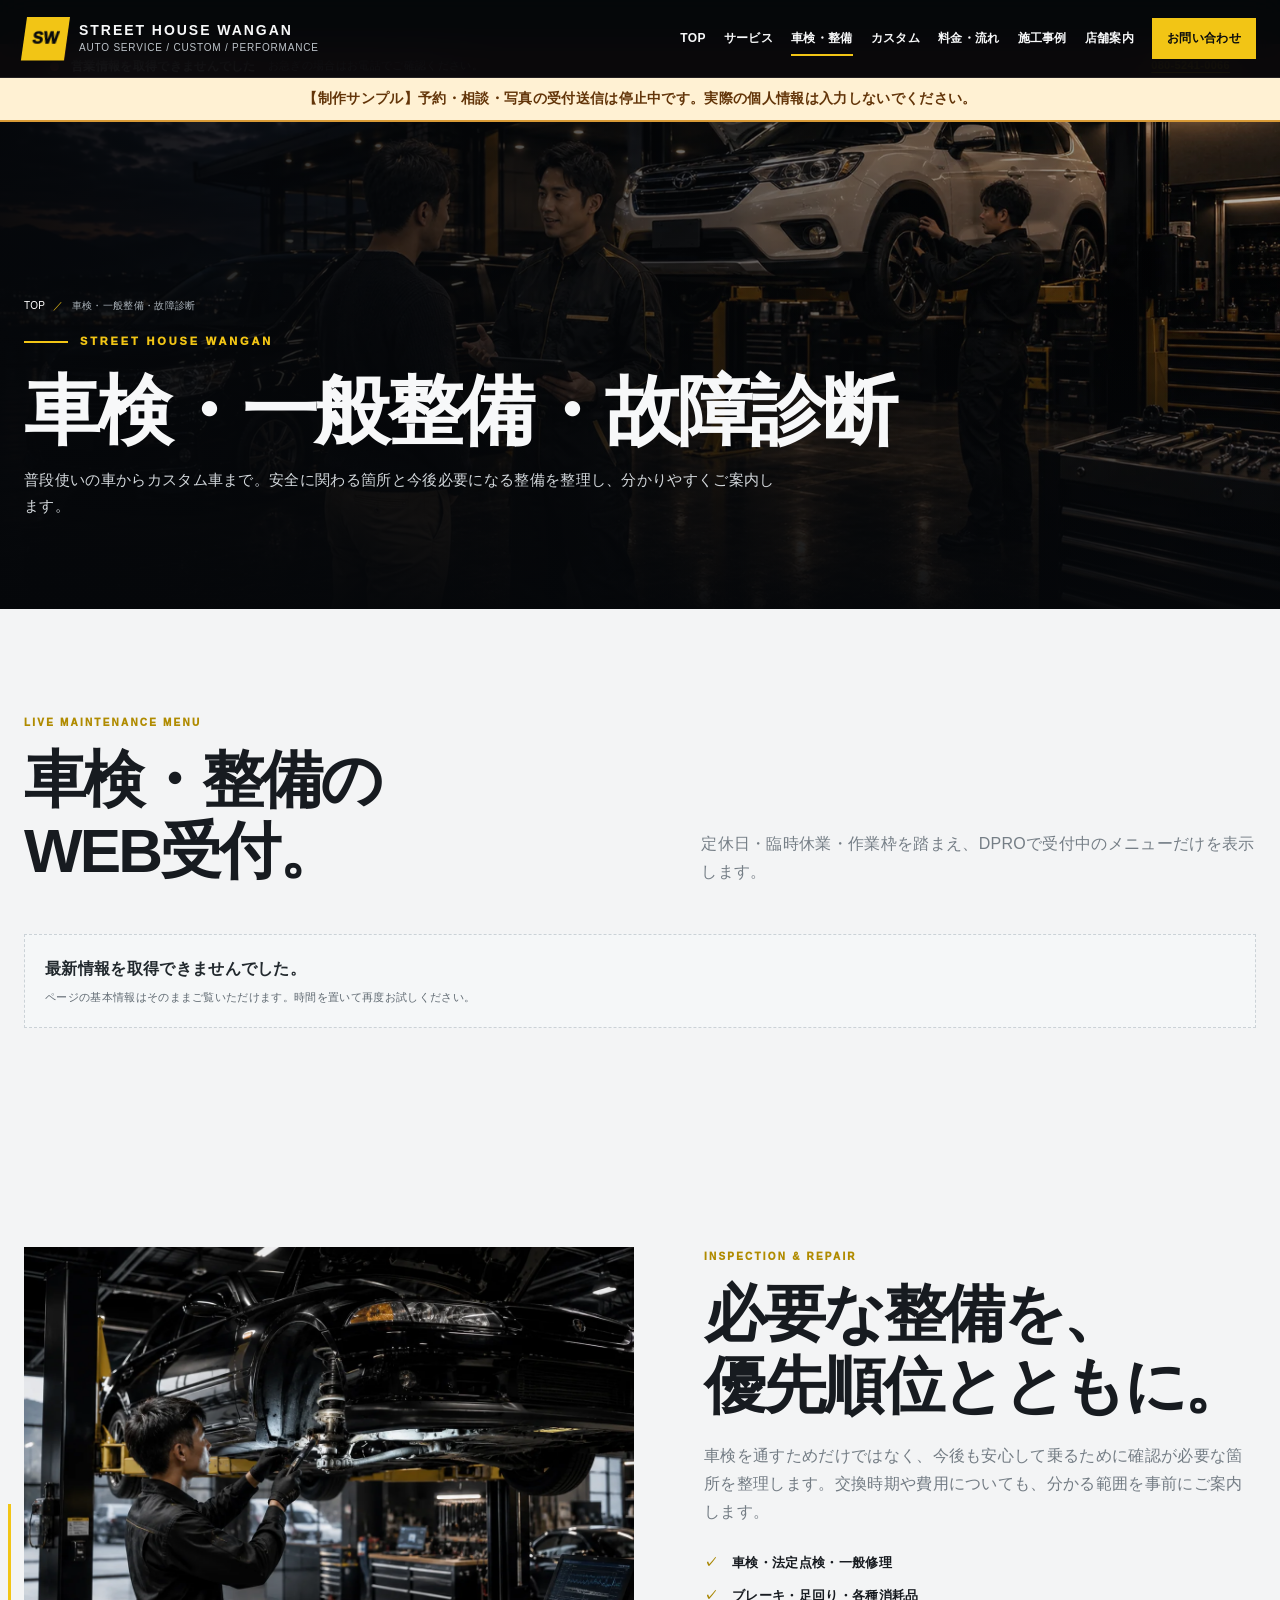
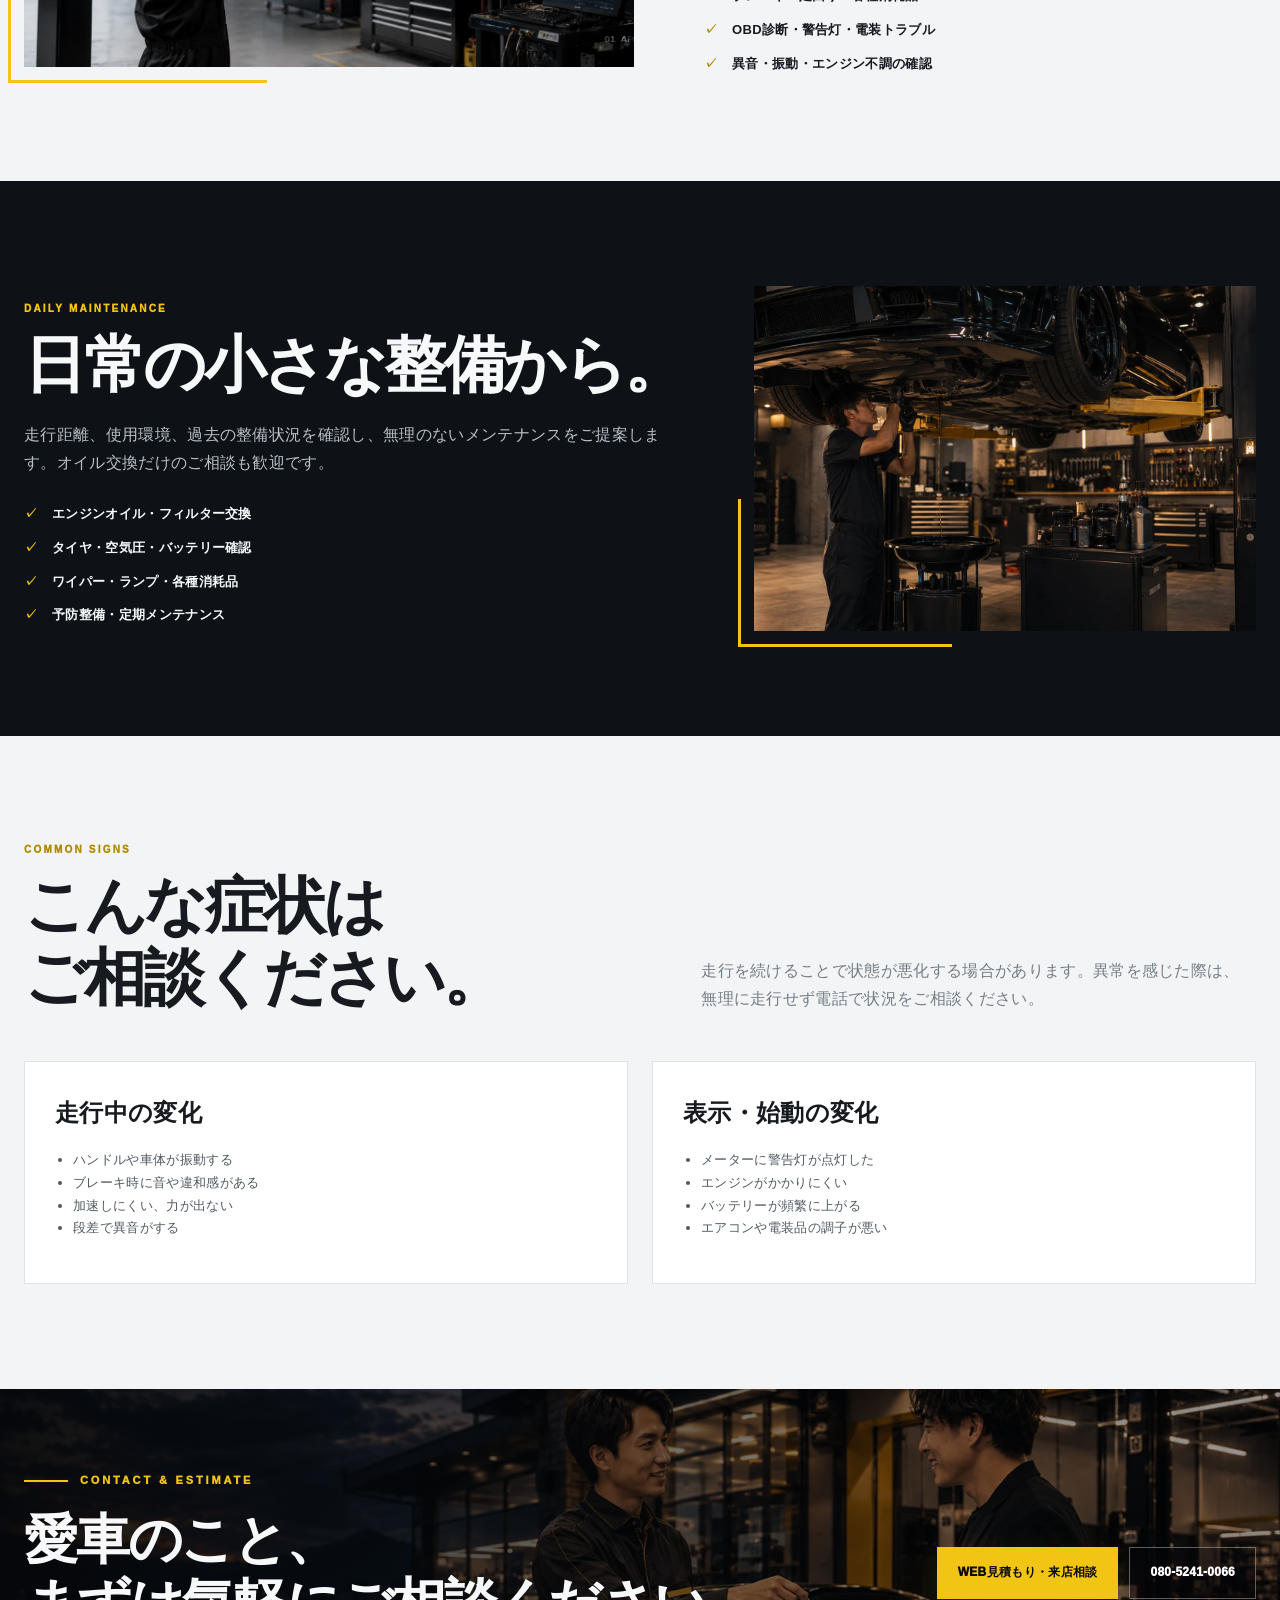
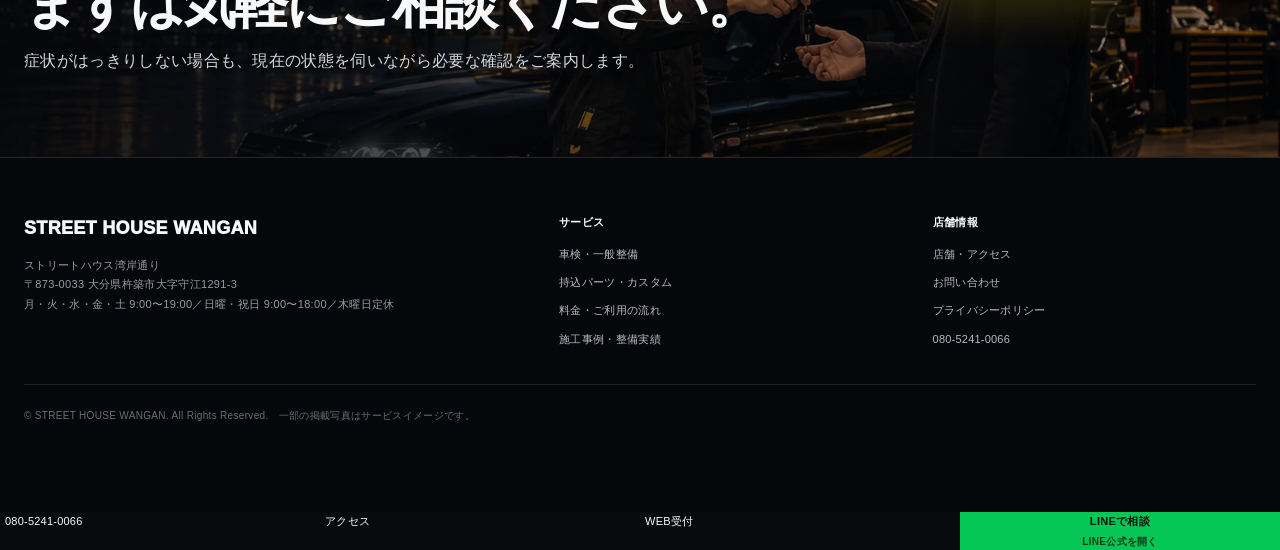
<file: maintenance.html>
<!DOCTYPE html>

<html lang="ja"><head><meta charset="utf-8"/><meta content="width=device-width,initial-scale=1" name="viewport"/><meta content="#080a0d" name="theme-color"/><meta content="noindex,nofollow" id="robotsMeta" name="robots"/><meta content="大分県杵築市で車検、法定点検、一般整備、故障診断、オイル交換、ブレーキや足回りの整備をご相談いただけます。" name="description"/><title>車検・一般整備・故障診断｜ストリートハウス湾岸通り</title>
<link href="https://dpromstk2000-lab.github.io/street-house-wangan/maintenance.html" id="canonicalLink" rel="canonical"/><meta content="website" property="og:type"/><meta content="ja_JP" property="og:locale"/><meta content="ストリートハウス湾岸通り" property="og:site_name"/><meta content="車検・一般整備・故障診断｜ストリートハウス湾岸通り" property="og:title"/><meta content="大分県杵築市で車検、法定点検、一般整備、故障診断、オイル交換、ブレーキや足回りの整備をご相談いただけます。" property="og:description"/><meta content="https://dpromstk2000-lab.github.io/street-house-wangan/maintenance.html" property="og:url"/><meta content="https://dpromstk2000-lab.github.io/street-house-wangan/ogp.jpg" property="og:image"/><meta content="summary_large_image" name="twitter:card"/><link href="data:image/svg+xml,%3Csvg xmlns='http://www.w3.org/2000/svg' viewBox='0 0 64 64'%3E%3Crect width='64' height='64' rx='10' fill='%23f2c515'/%3E%3Ctext x='32' y='41' text-anchor='middle' font-size='29' font-family='Arial' font-weight='900' fill='%23080a0d'%3ESW%3C/text%3E%3C/svg%3E" rel="icon"/><link href="site.css?v=WANGAN-BIZ-8-R3" rel="stylesheet"/><link href="integration.css?v=WANGAN-BIZ-8-R3" rel="stylesheet"/><script src="config.js?v=WANGAN-BIZ-8-R3"></script><script id="localBusinessJsonLd" type="application/ld+json">{"@context": "https://schema.org", "@type": "AutoRepair", "name": "ストリートハウス湾岸通り", "url": "https://dpromstk2000-lab.github.io/street-house-wangan/", "telephone": "080-5241-0066", "address": {"@type": "PostalAddress", "streetAddress": "大字守江1291-3", "addressLocality": "杵築市", "addressRegion": "大分県", "postalCode": "873-0033", "addressCountry": "JP"}, "priceRange": "¥¥"}</script></head><body class="business-site" data-page="maintenance"><a class="skip" href="#main">本文へ移動</a>
<header class="header"><div class="header-inner">
<a aria-label="ストリートハウス湾岸通り トップ" class="brand" href="index.html"><span class="brand-mark">SW</span><span class="brand-copy"><strong>STREET HOUSE WANGAN</strong><small>AUTO SERVICE / CUSTOM / PERFORMANCE</small></span></a>
<nav aria-label="メインナビゲーション" class="nav"><a class="" href="index.html">TOP</a><a class="" href="services.html">サービス</a><a class="active" href="maintenance.html">車検・整備</a><a class="" href="custom.html">カスタム</a><a class="" href="pricing.html">料金・流れ</a><a class="" href="works.html">施工事例</a><a class="" href="about.html">店舗案内</a><a class="nav-cta" href="contact.html">お問い合わせ</a></nav>
<button aria-expanded="false" aria-label="メニューを開く" class="menu" type="button"><span></span><span></span><span></span></button>
</div></header><div aria-live="polite" class="dpro-global-status is-loading" id="dproGlobalStatus" role="status"><div class="dpro-global-status-inner"><span class="dpro-status-dot"></span><b>DPRO営業情報を確認中</b><span>営業時間・休業日を読み込んでいます。</span></div></div><main id="main"><section class="page-hero" style="--page-image:url('maintenance.webp')"><div class="page-hero-inner"><div class="breadcrumb"><a href="index.html">TOP</a><span>／</span>車検・一般整備・故障診断</div><div class="kicker">STREET HOUSE WANGAN</div><h1 class="audited-heading heading-balanced">車検・一般整備・故障診断</h1><p>普段使いの車からカスタム車まで。安全に関わる箇所と今後必要になる整備を整理し、分かりやすくご案内します。</p></div></section><section class="business-section light dpro-dynamic-section" id="dpro-maintenance-menu"><div class="shell"><div class="section-head"><div><p class="eyebrow">LIVE MAINTENANCE MENU</p><h2 class="audited-heading heading-balanced">車検・整備のWEB受付。</h2></div><p>定休日・臨時休業・作業枠を踏まえ、DPROで受付中のメニューだけを表示します。</p></div><div data-categories="maintenance,inspection,shaken,repair" data-dpro-loading="" data-dpro-services=""></div></div></section><section class="business-section light"><div class="shell"><div class="split"><div class="split-media"><img alt="リフトで車両を点検する整備イメージ" src="general.webp"/></div><div class="split-copy"><p class="eyebrow">INSPECTION &amp; REPAIR</p><h2 class="audited-heading heading-balanced">必要な整備を、優先順位とともに。</h2><p>車検を通すためだけではなく、今後も安心して乗るために確認が必要な箇所を整理します。交換時期や費用についても、分かる範囲を事前にご案内します。</p><ul class="check-list"><li>車検・法定点検・一般修理</li><li>ブレーキ・足回り・各種消耗品</li><li>OBD診断・警告灯・電装トラブル</li><li>異音・振動・エンジン不調の確認</li></ul></div></div></div></section>
<section class="business-section dark2" id="maintenance"><div class="shell"><div class="split reverse"><div class="split-media"><img alt="オイル交換と下回り点検のイメージ" src="oil.webp"/></div><div class="split-copy"><p class="eyebrow">DAILY MAINTENANCE</p><h2 class="audited-heading heading-balanced">日常の小さな整備から。</h2><p>走行距離、使用環境、過去の整備状況を確認し、無理のないメンテナンスをご提案します。オイル交換だけのご相談も歓迎です。</p><ul class="check-list"><li>エンジンオイル・フィルター交換</li><li>タイヤ・空気圧・バッテリー確認</li><li>ワイパー・ランプ・各種消耗品</li><li>予防整備・定期メンテナンス</li></ul></div></div></div></section>
<section class="business-section light"><div class="shell"><div class="section-head"><div><p class="eyebrow">COMMON SIGNS</p><h2 class="audited-heading heading-balanced">こんな症状はご相談ください。</h2></div><p>走行を続けることで状態が悪化する場合があります。異常を感じた際は、無理に走行せず電話で状況をご相談ください。</p></div><div class="detail-block"><article class="detail-panel"><h3 class="audited-heading heading-balanced">走行中の変化</h3><ul><li>ハンドルや車体が振動する</li><li>ブレーキ時に音や違和感がある</li><li>加速しにくい、力が出ない</li><li>段差で異音がする</li></ul></article><article class="detail-panel"><h3 class="audited-heading heading-balanced">表示・始動の変化</h3><ul><li>メーターに警告灯が点灯した</li><li>エンジンがかかりにくい</li><li>バッテリーが頻繁に上がる</li><li>エアコンや電装品の調子が悪い</li></ul></article></div></div></section><section class="cta-band"><div class="cta-band-inner"><div><div class="kicker">CONTACT &amp; ESTIMATE</div><h2 class="audited-heading heading-cta"><span class="heading-line">愛車のこと、</span><span class="heading-line">まずは気軽にご相談ください。</span></h2><p>症状がはっきりしない場合も、現在の状態を伺いながら必要な確認をご案内します。</p></div><div class="actions"><a class="btn btn-primary" href="contact.html#estimate">WEB見積もり・来店相談</a><a class="btn btn-outline" data-store-phone="primary" href="tel:08052410066">080-5241-0066</a></div></div></section></main><footer class="footer"><div class="shell">
<div class="footer-top"><div><div class="footer-title">STREET HOUSE WANGAN</div><div class="footer-address">ストリートハウス湾岸通り<br/>〒873-0033 大分県杵築市大字守江1291-3<br/><span data-dpro-footer-hours="">月・火・水・金・土 9:00〜19:00／日曜・祝日 9:00〜18:00／木曜定休</span></div></div>
<div class="footer-links"><b>サービス</b><a href="maintenance.html">車検・一般整備</a><a href="custom.html">持込パーツ・カスタム</a><a href="pricing.html">料金・ご利用の流れ</a><a href="works.html">施工事例・整備実績</a></div>
<div class="footer-links"><b>店舗情報</b><a href="about.html">店舗・アクセス</a><a href="contact.html">お問い合わせ</a><a href="privacy.html">プライバシーポリシー</a><a data-store-phone="primary" href="tel:08052410066">080-5241-0066</a></div></div>
<p class="copyright">© STREET HOUSE WANGAN. All Rights Reserved.　一部の掲載写真はサービスイメージです。</p>
</div></footer>
<div class="mobile-cta line-four"><a data-store-phone="primary" href="tel:08052410066">電話</a><a href="about.html#access">アクセス</a><a href="contact.html#estimate">WEB受付</a><a aria-label="LINE公式連携" class="mobile-line dpro-line-action" data-dpro-line=""><span class="line-main">LINE</span><span class="line-sub" hidden="">設定後に開通</span></a></div><script src="site.js?v=WANGAN-BIZ-8-R3"></script><script src="dpro-site.js?v=WANGAN-BIZ-8-R3"></script></body></html>
</file>
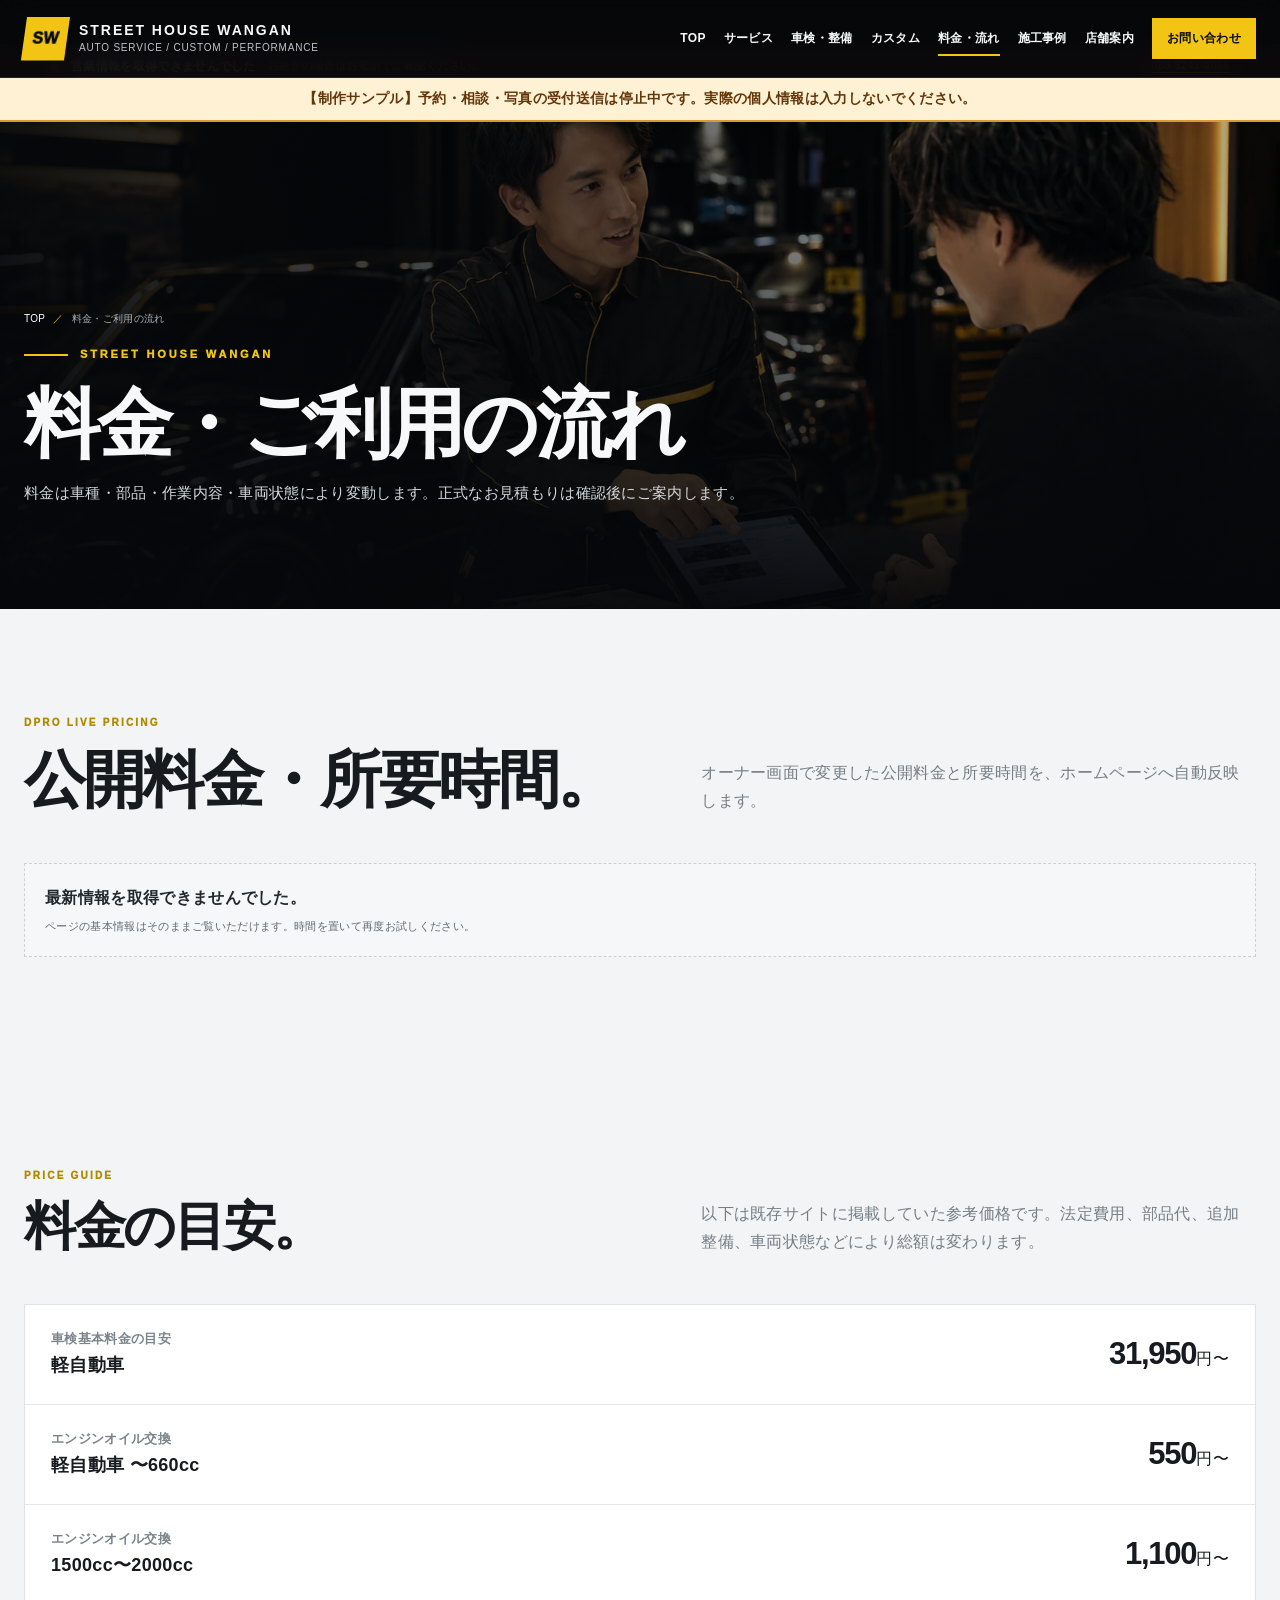
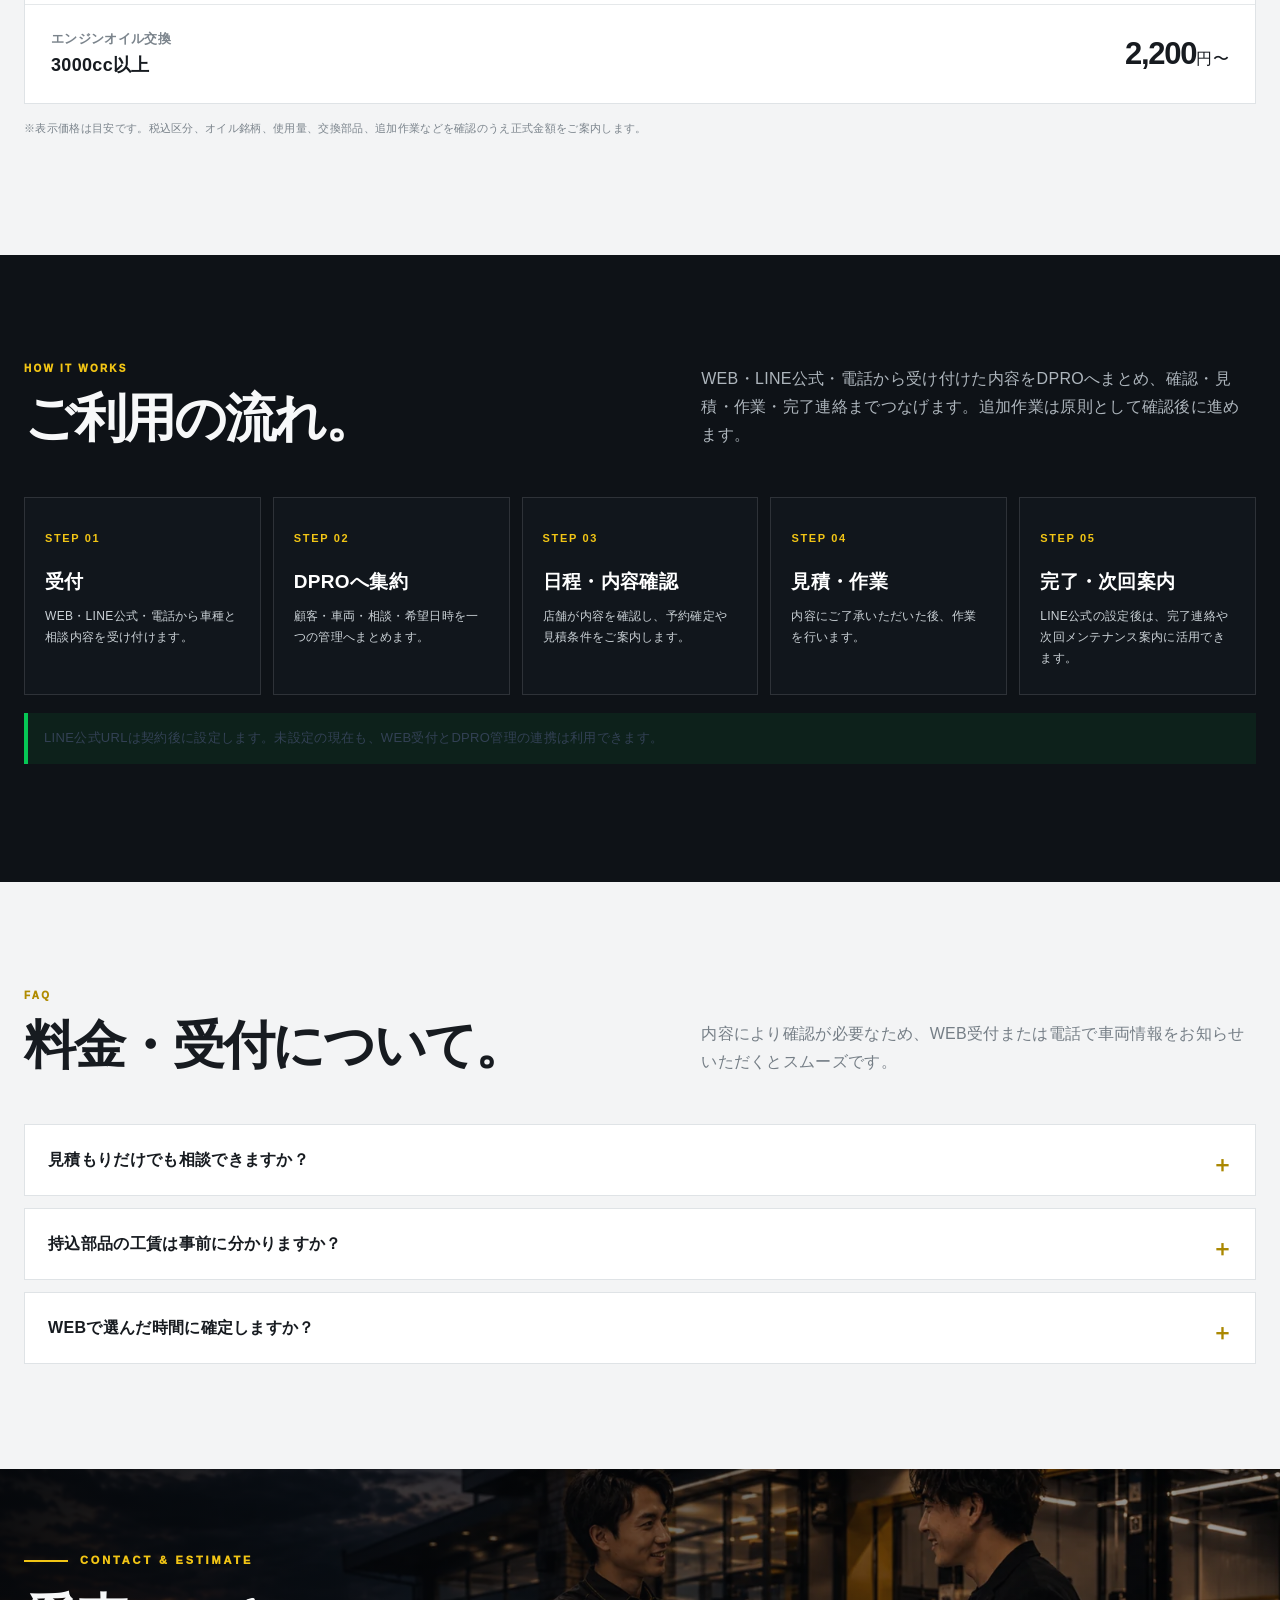
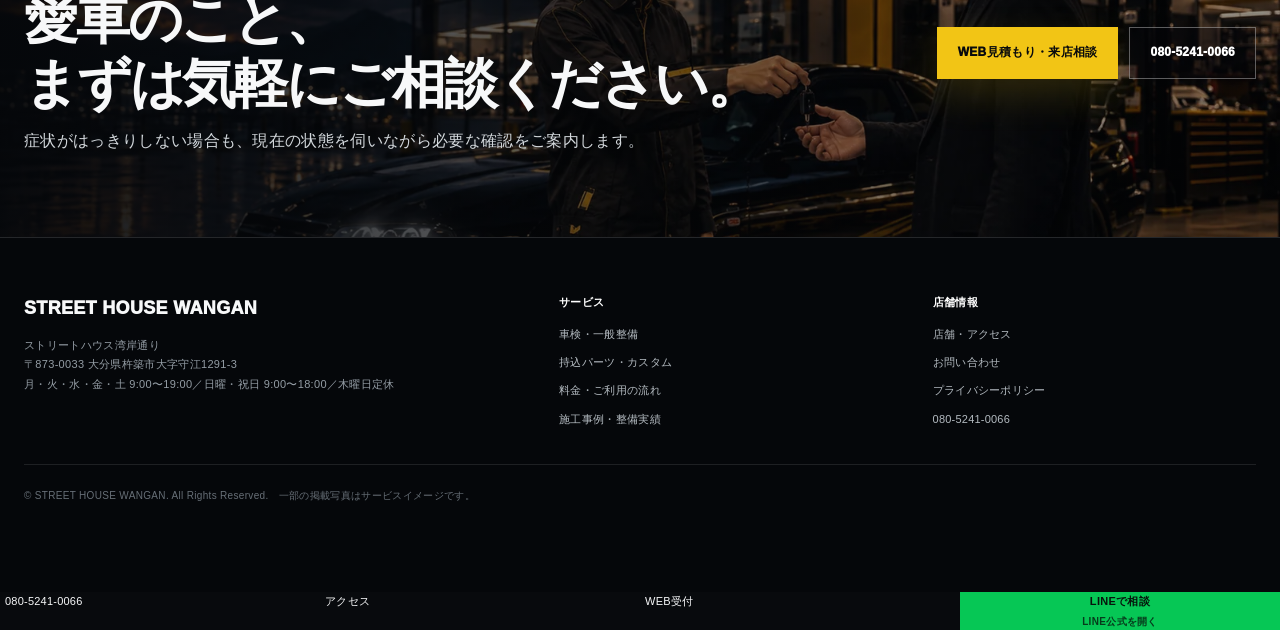
<file: pricing.html>
<!DOCTYPE html>

<html lang="ja"><head><meta charset="utf-8"/><meta content="width=device-width,initial-scale=1" name="viewport"/><meta content="#080a0d" name="theme-color"/><meta content="noindex,nofollow" id="robotsMeta" name="robots"/><meta content="車検やオイル交換の参考料金、相談から車両確認、見積もり、作業、納車までの流れをご案内します。" name="description"/><title>料金・ご利用の流れ｜ストリートハウス湾岸通り</title>
<link href="https://dpromstk2000-lab.github.io/street-house-wangan/pricing.html" id="canonicalLink" rel="canonical"/><meta content="website" property="og:type"/><meta content="ja_JP" property="og:locale"/><meta content="ストリートハウス湾岸通り" property="og:site_name"/><meta content="料金・ご利用の流れ｜ストリートハウス湾岸通り" property="og:title"/><meta content="車検やオイル交換の参考料金、相談から車両確認、見積もり、作業、納車までの流れをご案内します。" property="og:description"/><meta content="https://dpromstk2000-lab.github.io/street-house-wangan/pricing.html" property="og:url"/><meta content="https://dpromstk2000-lab.github.io/street-house-wangan/ogp.jpg" property="og:image"/><meta content="summary_large_image" name="twitter:card"/><link href="data:image/svg+xml,%3Csvg xmlns='http://www.w3.org/2000/svg' viewBox='0 0 64 64'%3E%3Crect width='64' height='64' rx='10' fill='%23f2c515'/%3E%3Ctext x='32' y='41' text-anchor='middle' font-size='29' font-family='Arial' font-weight='900' fill='%23080a0d'%3ESW%3C/text%3E%3C/svg%3E" rel="icon"/><link href="site.css?v=WANGAN-BIZ-8-R3" rel="stylesheet"/><link href="integration.css?v=WANGAN-BIZ-8-R3" rel="stylesheet"/><script src="config.js?v=WANGAN-BIZ-8-R3"></script><script id="localBusinessJsonLd" type="application/ld+json">{"@context": "https://schema.org", "@type": "AutoRepair", "name": "ストリートハウス湾岸通り", "url": "https://dpromstk2000-lab.github.io/street-house-wangan/", "telephone": "080-5241-0066", "address": {"@type": "PostalAddress", "streetAddress": "大字守江1291-3", "addressLocality": "杵築市", "addressRegion": "大分県", "postalCode": "873-0033", "addressCountry": "JP"}, "priceRange": "¥¥"}</script></head><body class="business-site" data-page="pricing"><a class="skip" href="#main">本文へ移動</a>
<header class="header"><div class="header-inner">
<a aria-label="ストリートハウス湾岸通り トップ" class="brand" href="index.html"><span class="brand-mark">SW</span><span class="brand-copy"><strong>STREET HOUSE WANGAN</strong><small>AUTO SERVICE / CUSTOM / PERFORMANCE</small></span></a>
<nav aria-label="メインナビゲーション" class="nav"><a class="" href="index.html">TOP</a><a class="" href="services.html">サービス</a><a class="" href="maintenance.html">車検・整備</a><a class="" href="custom.html">カスタム</a><a class="active" href="pricing.html">料金・流れ</a><a class="" href="works.html">施工事例</a><a class="" href="about.html">店舗案内</a><a class="nav-cta" href="contact.html">お問い合わせ</a></nav>
<button aria-expanded="false" aria-label="メニューを開く" class="menu" type="button"><span></span><span></span><span></span></button>
</div></header><div aria-live="polite" class="dpro-global-status is-loading" id="dproGlobalStatus" role="status"><div class="dpro-global-status-inner"><span class="dpro-status-dot"></span><b>DPRO営業情報を確認中</b><span>営業時間・休業日を読み込んでいます。</span></div></div><main id="main"><section class="page-hero" style="--page-image:url('advisor.webp')"><div class="page-hero-inner"><div class="breadcrumb"><a href="index.html">TOP</a><span>／</span>料金・ご利用の流れ</div><div class="kicker">STREET HOUSE WANGAN</div><h1 class="audited-heading heading-balanced">料金・ご利用の流れ</h1><p>料金は車種・部品・作業内容・車両状態により変動します。正式なお見積もりは確認後にご案内します。</p></div></section><section class="business-section light dpro-dynamic-section" id="dpro-live-pricing"><div class="shell"><div class="section-head"><div><p class="eyebrow">DPRO LIVE PRICING</p><h2 class="audited-heading heading-balanced">公開料金・所要時間。</h2></div><p>オーナー画面で変更した公開料金と所要時間を、ホームページへ自動反映します。</p></div><div data-dpro-loading="" data-dpro-pricing=""></div></div></section><section class="business-section light"><div class="shell"><div class="section-head"><div><p class="eyebrow">PRICE GUIDE</p><h2 class="audited-heading heading-balanced">料金の目安。</h2></div><p>以下は既存サイトに掲載していた参考価格です。法定費用、部品代、追加整備、車両状態などにより総額は変わります。</p></div><div class="price-table"><div class="price-line"><div><small>車検基本料金の目安</small><strong>軽自動車</strong></div><div><b>31,950</b>円〜</div></div><div class="price-line"><div><small>エンジンオイル交換</small><strong>軽自動車 〜660cc</strong></div><div><b>550</b>円〜</div></div><div class="price-line"><div><small>エンジンオイル交換</small><strong>1500cc〜2000cc</strong></div><div><b>1,100</b>円〜</div></div><div class="price-line"><div><small>エンジンオイル交換</small><strong>3000cc以上</strong></div><div><b>2,200</b>円〜</div></div></div><p class="price-note">※表示価格は目安です。税込区分、オイル銘柄、使用量、交換部品、追加作業などを確認のうえ正式金額をご案内します。</p></div></section>
<section class="business-section dark2"><div class="shell"><div class="section-head"><div><p class="eyebrow">HOW IT WORKS</p><h2 class="audited-heading heading-balanced">ご利用の流れ。</h2></div><p>WEB・LINE公式・電話から受け付けた内容をDPROへまとめ、確認・見積・作業・完了連絡までつなげます。追加作業は原則として確認後に進めます。</p></div><div class="process"><article class="process-step"><b>STEP 01</b><h3 class="audited-heading heading-balanced">受付</h3><p>WEB・LINE公式・電話から車種と相談内容を受け付けます。</p></article><article class="process-step"><b>STEP 02</b><h3 class="audited-heading heading-balanced">DPROへ集約</h3><p>顧客・車両・相談・希望日時を一つの管理へまとめます。</p></article><article class="process-step"><b>STEP 03</b><h3 class="audited-heading heading-balanced">日程・内容確認</h3><p>店舗が内容を確認し、予約確定や見積条件をご案内します。</p></article><article class="process-step"><b>STEP 04</b><h3 class="audited-heading heading-balanced">見積・作業</h3><p>内容にご了承いただいた後、作業を行います。</p></article><article class="process-step"><b>STEP 05</b><h3 class="audited-heading heading-balanced">完了・次回案内</h3><p>LINE公式の設定後は、完了連絡や次回メンテナンス案内に活用できます。</p></article></div><p class="dpro-integration-note" data-dpro-line-flow="">LINE公式URLは契約後に設定します。未設定の現在も、WEB受付とDPRO管理の連携は利用できます。</p></div></section>
<section class="business-section light"><div class="shell"><div class="section-head"><div><p class="eyebrow">FAQ</p><h2 class="audited-heading heading-balanced">料金・受付について。</h2></div><p>内容により確認が必要なため、WEB受付または電話で車両情報をお知らせいただくとスムーズです。</p></div><div class="faq-list"><details><summary>見積もりだけでも相談できますか？</summary><p>ご相談とお見積もりは無料です。車種、年式、症状、希望作業が分かると確認がスムーズです。</p></details><details><summary>持込部品の工賃は事前に分かりますか？</summary><p>商品、適合、付属品、車両状態を確認してからご案内します。追加加工や不足部品が必要な場合があります。</p></details><details><summary>WEBで選んだ時間に確定しますか？</summary><p>受付方法によって異なります。即時予約は選択した日時で受付し、WEB仮予約は店舗からの確認連絡をもって正式確定します。画面に表示される受付方法をご確認ください。</p></details></div></div></section><section class="cta-band"><div class="cta-band-inner"><div><div class="kicker">CONTACT &amp; ESTIMATE</div><h2 class="audited-heading heading-cta"><span class="heading-line">愛車のこと、</span><span class="heading-line">まずは気軽にご相談ください。</span></h2><p>症状がはっきりしない場合も、現在の状態を伺いながら必要な確認をご案内します。</p></div><div class="actions"><a class="btn btn-primary" href="contact.html#estimate">WEB見積もり・来店相談</a><a class="btn btn-outline" data-store-phone="primary" href="tel:08052410066">080-5241-0066</a></div></div></section></main><footer class="footer"><div class="shell">
<div class="footer-top"><div><div class="footer-title">STREET HOUSE WANGAN</div><div class="footer-address">ストリートハウス湾岸通り<br/>〒873-0033 大分県杵築市大字守江1291-3<br/><span data-dpro-footer-hours="">月・火・水・金・土 9:00〜19:00／日曜・祝日 9:00〜18:00／木曜定休</span></div></div>
<div class="footer-links"><b>サービス</b><a href="maintenance.html">車検・一般整備</a><a href="custom.html">持込パーツ・カスタム</a><a href="pricing.html">料金・ご利用の流れ</a><a href="works.html">施工事例・整備実績</a></div>
<div class="footer-links"><b>店舗情報</b><a href="about.html">店舗・アクセス</a><a href="contact.html">お問い合わせ</a><a href="privacy.html">プライバシーポリシー</a><a data-store-phone="primary" href="tel:08052410066">080-5241-0066</a></div></div>
<p class="copyright">© STREET HOUSE WANGAN. All Rights Reserved.　一部の掲載写真はサービスイメージです。</p>
</div></footer>
<div class="mobile-cta line-four"><a data-store-phone="primary" href="tel:08052410066">電話</a><a href="about.html#access">アクセス</a><a href="contact.html#estimate">WEB受付</a><a aria-label="LINE公式連携" class="mobile-line dpro-line-action" data-dpro-line=""><span class="line-main">LINE</span><span class="line-sub" hidden="">設定後に開通</span></a></div><script src="site.js?v=WANGAN-BIZ-8-R3"></script><script src="dpro-site.js?v=WANGAN-BIZ-8-R3"></script></body></html>
</file>
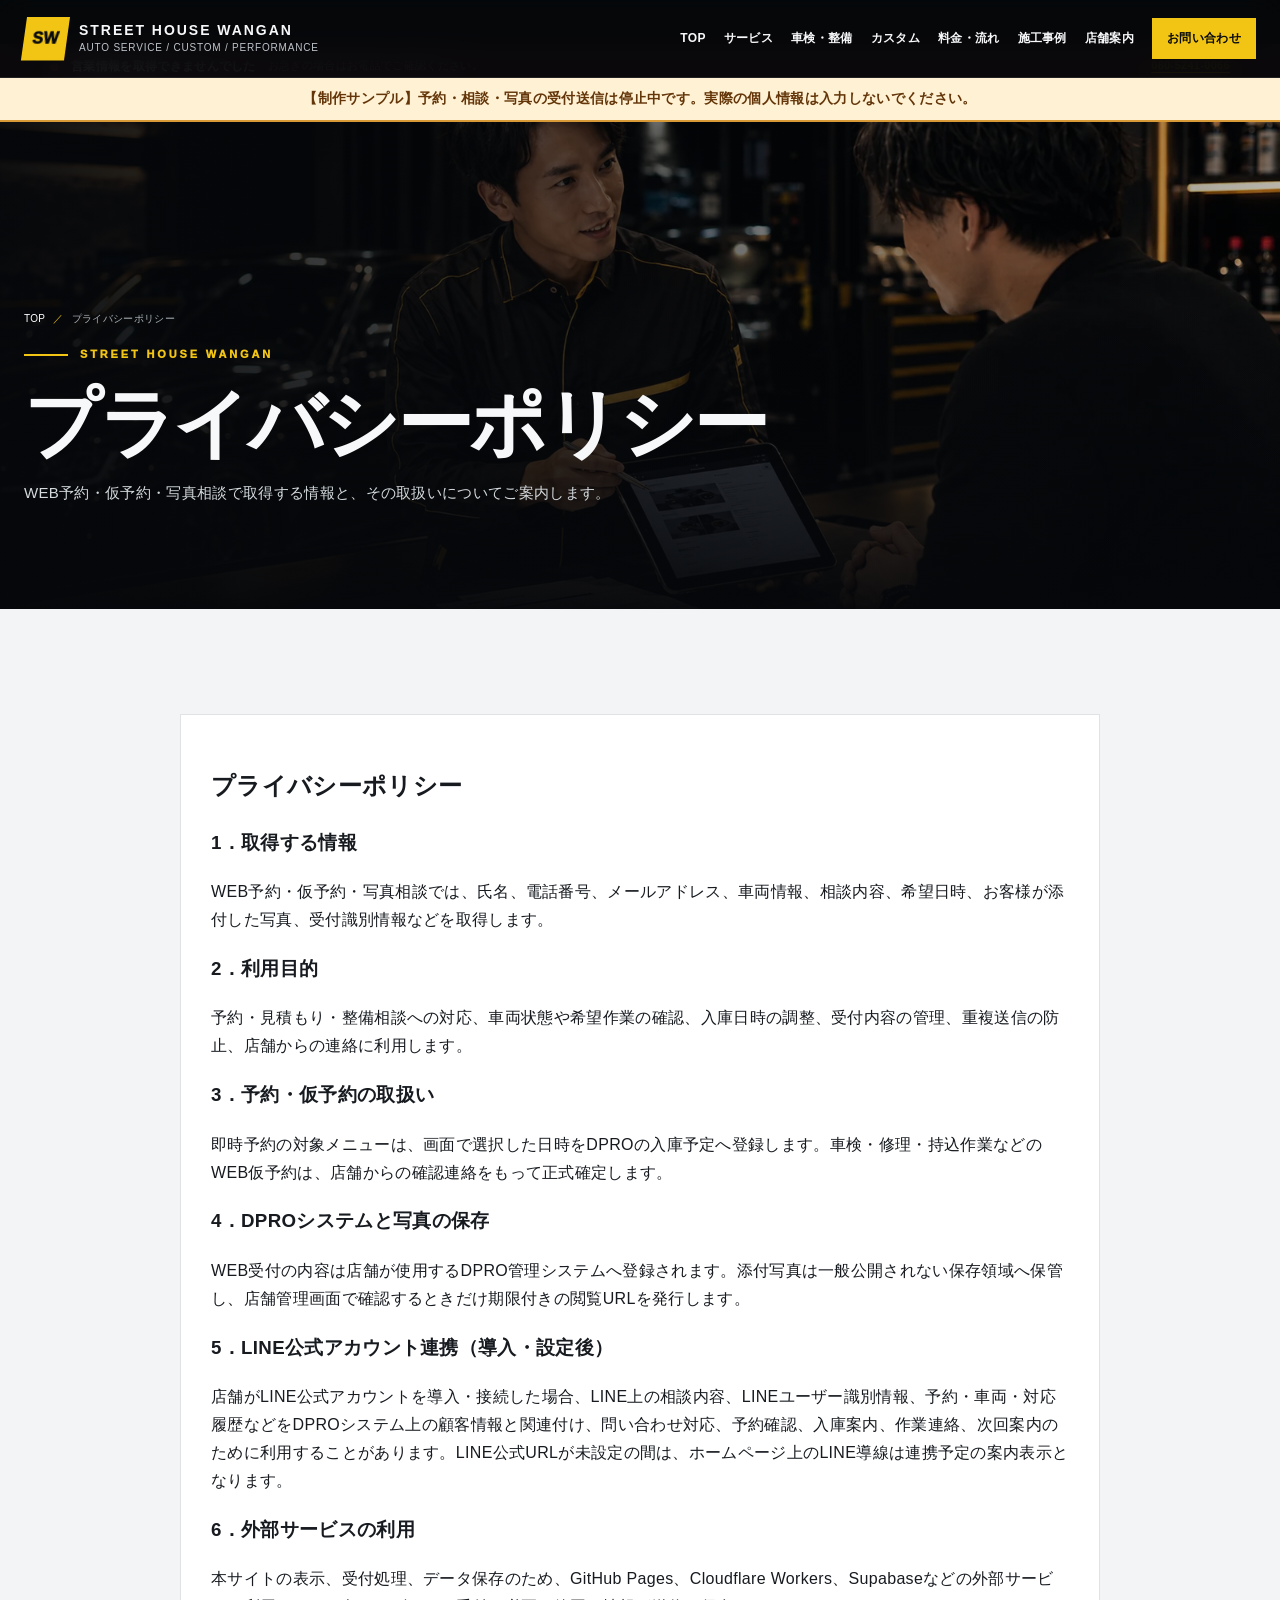
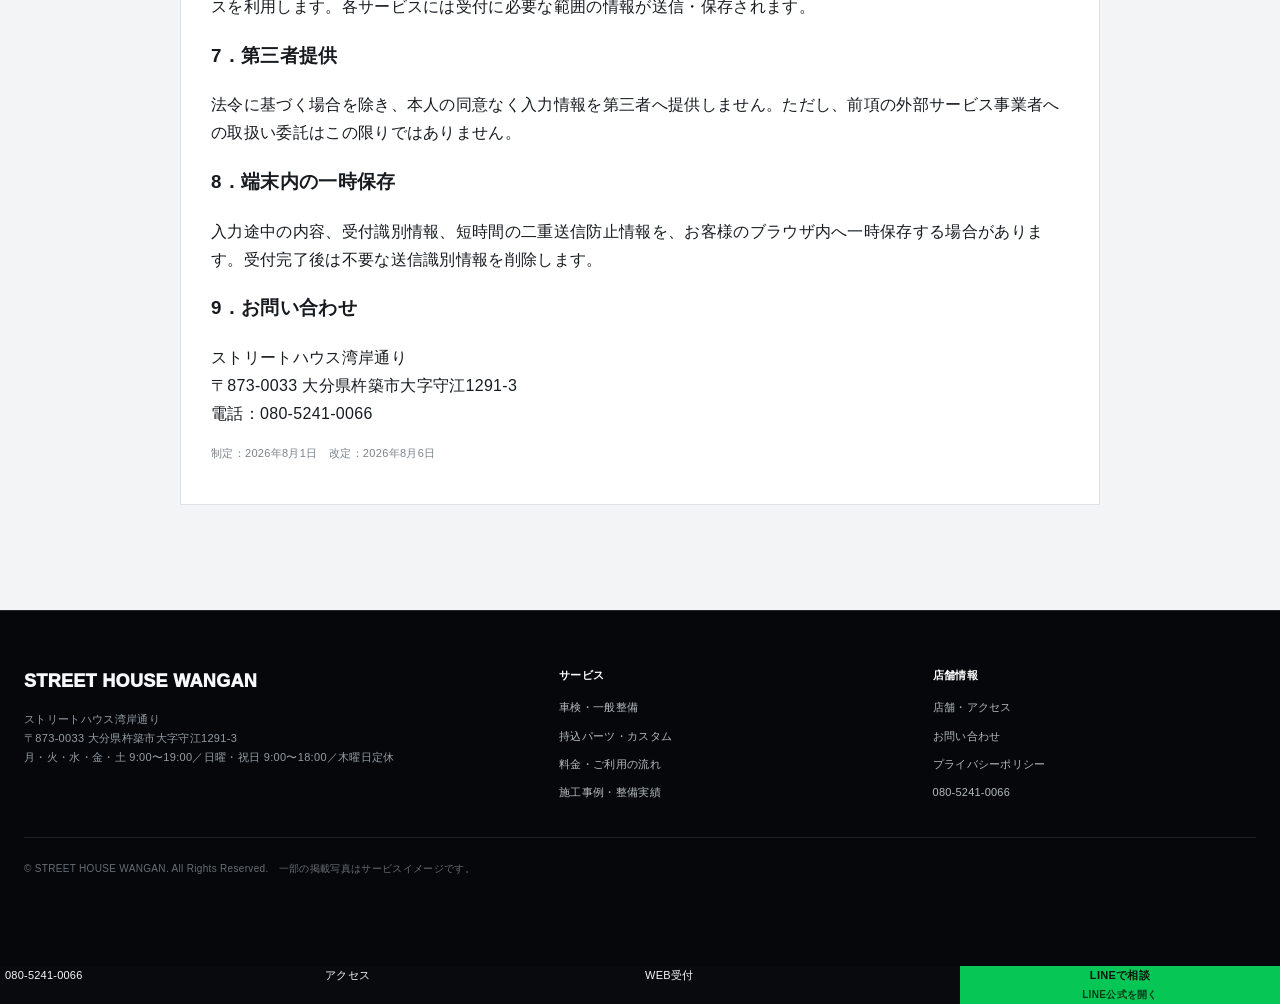
<file: privacy.html>
<!DOCTYPE html>

<html lang="ja"><head><meta charset="utf-8"/><meta content="width=device-width,initial-scale=1" name="viewport"/><meta content="#080a0d" name="theme-color"/><meta content="noindex,nofollow" id="robotsMeta" name="robots"/><meta content="ストリートハウス湾岸通りのWEB見積もり・来店相談で取得する情報、利用目的、DPROシステムへの登録についてご案内します。" name="description"/><title>プライバシーポリシー｜ストリートハウス湾岸通り</title>
<link href="https://dpromstk2000-lab.github.io/street-house-wangan/privacy.html" id="canonicalLink" rel="canonical"/><meta content="website" property="og:type"/><meta content="ja_JP" property="og:locale"/><meta content="ストリートハウス湾岸通り" property="og:site_name"/><meta content="プライバシーポリシー｜ストリートハウス湾岸通り" property="og:title"/><meta content="ストリートハウス湾岸通りのWEB見積もり・来店相談で取得する情報、利用目的、DPROシステムへの登録についてご案内します。" property="og:description"/><meta content="https://dpromstk2000-lab.github.io/street-house-wangan/privacy.html" property="og:url"/><meta content="https://dpromstk2000-lab.github.io/street-house-wangan/ogp.jpg" property="og:image"/><meta content="summary_large_image" name="twitter:card"/><link href="data:image/svg+xml,%3Csvg xmlns='http://www.w3.org/2000/svg' viewBox='0 0 64 64'%3E%3Crect width='64' height='64' rx='10' fill='%23f2c515'/%3E%3Ctext x='32' y='41' text-anchor='middle' font-size='29' font-family='Arial' font-weight='900' fill='%23080a0d'%3ESW%3C/text%3E%3C/svg%3E" rel="icon"/><link href="site.css?v=WANGAN-BIZ-8-R3" rel="stylesheet"/><link href="integration.css?v=WANGAN-BIZ-8-R3" rel="stylesheet"/><script src="config.js?v=WANGAN-BIZ-8-R3"></script><script id="localBusinessJsonLd" type="application/ld+json">{"@context": "https://schema.org", "@type": "AutoRepair", "name": "ストリートハウス湾岸通り", "url": "https://dpromstk2000-lab.github.io/street-house-wangan/", "telephone": "080-5241-0066", "address": {"@type": "PostalAddress", "streetAddress": "大字守江1291-3", "addressLocality": "杵築市", "addressRegion": "大分県", "postalCode": "873-0033", "addressCountry": "JP"}, "priceRange": "¥¥"}</script></head><body class="business-site" data-page="privacy"><a class="skip" href="#main">本文へ移動</a>
<header class="header"><div class="header-inner">
<a aria-label="ストリートハウス湾岸通り トップ" class="brand" href="index.html"><span class="brand-mark">SW</span><span class="brand-copy"><strong>STREET HOUSE WANGAN</strong><small>AUTO SERVICE / CUSTOM / PERFORMANCE</small></span></a>
<nav aria-label="メインナビゲーション" class="nav"><a class="" href="index.html">TOP</a><a class="" href="services.html">サービス</a><a class="" href="maintenance.html">車検・整備</a><a class="" href="custom.html">カスタム</a><a class="" href="pricing.html">料金・流れ</a><a class="" href="works.html">施工事例</a><a class="" href="about.html">店舗案内</a><a class="nav-cta" href="contact.html">お問い合わせ</a></nav>
<button aria-expanded="false" aria-label="メニューを開く" class="menu" type="button"><span></span><span></span><span></span></button>
</div></header><div aria-live="polite" class="dpro-global-status is-loading" id="dproGlobalStatus" role="status"><div class="dpro-global-status-inner"><span class="dpro-status-dot"></span><b>DPRO営業情報を確認中</b><span>営業時間・休業日を読み込んでいます。</span></div></div><main id="main"><section class="page-hero" style="--page-image:url('consult.webp')"><div class="page-hero-inner"><div class="breadcrumb"><a href="index.html">TOP</a><span>／</span>プライバシーポリシー</div><div class="kicker">STREET HOUSE WANGAN</div><h1 class="audited-heading heading-balanced">プライバシーポリシー</h1><p>WEB予約・仮予約・写真相談で取得する情報と、その取扱いについてご案内します。</p></div></section><section class="business-section light"><div class="shell"><article class="info-card" style="max-width:920px;margin:auto">
<h2 class="audited-heading heading-balanced">プライバシーポリシー</h2>
<h3 class="audited-heading heading-balanced">1．取得する情報</h3>
<p>WEB予約・仮予約・写真相談では、氏名、電話番号、メールアドレス、車両情報、相談内容、希望日時、お客様が添付した写真、受付識別情報などを取得します。</p>
<h3 class="audited-heading heading-balanced">2．利用目的</h3>
<p>予約・見積もり・整備相談への対応、車両状態や希望作業の確認、入庫日時の調整、受付内容の管理、重複送信の防止、店舗からの連絡に利用します。</p>
<h3 class="audited-heading heading-balanced">3．予約・仮予約の取扱い</h3>
<p>即時予約の対象メニューは、画面で選択した日時をDPROの入庫予定へ登録します。車検・修理・持込作業などのWEB仮予約は、店舗からの確認連絡をもって正式確定します。</p>
<h3 class="audited-heading heading-balanced">4．DPROシステムと写真の保存</h3>
<p>WEB受付の内容は店舗が使用するDPRO管理システムへ登録されます。添付写真は一般公開されない保存領域へ保管し、店舗管理画面で確認するときだけ期限付きの閲覧URLを発行します。</p>
<h3 class="audited-heading heading-balanced">5．LINE公式アカウント連携（導入・設定後）</h3><p>店舗がLINE公式アカウントを導入・接続した場合、LINE上の相談内容、LINEユーザー識別情報、予約・車両・対応履歴などをDPROシステム上の顧客情報と関連付け、問い合わせ対応、予約確認、入庫案内、作業連絡、次回案内のために利用することがあります。LINE公式URLが未設定の間は、ホームページ上のLINE導線は連携予定の案内表示となります。</p><h3 class="audited-heading heading-balanced">6．外部サービスの利用</h3>
<p>本サイトの表示、受付処理、データ保存のため、GitHub Pages、Cloudflare Workers、Supabaseなどの外部サービスを利用します。各サービスには受付に必要な範囲の情報が送信・保存されます。</p>
<h3 class="audited-heading heading-balanced">7．第三者提供</h3>
<p>法令に基づく場合を除き、本人の同意なく入力情報を第三者へ提供しません。ただし、前項の外部サービス事業者への取扱い委託はこの限りではありません。</p>
<h3 class="audited-heading heading-balanced">8．端末内の一時保存</h3>
<p>入力途中の内容、受付識別情報、短時間の二重送信防止情報を、お客様のブラウザ内へ一時保存する場合があります。受付完了後は不要な送信識別情報を削除します。</p>
<h3 class="audited-heading heading-balanced">9．お問い合わせ</h3>
<p>ストリートハウス湾岸通り<br/>〒873-0033 大分県杵築市大字守江1291-3<br/>電話：080-5241-0066</p>
<p style="color:#7a838b;font-size:11px">制定：2026年8月1日　改定：2026年8月6日</p>
</article></div></section></main><footer class="footer"><div class="shell">
<div class="footer-top"><div><div class="footer-title">STREET HOUSE WANGAN</div><div class="footer-address">ストリートハウス湾岸通り<br/>〒873-0033 大分県杵築市大字守江1291-3<br/><span data-dpro-footer-hours="">月・火・水・金・土 9:00〜19:00／日曜・祝日 9:00〜18:00／木曜定休</span></div></div>
<div class="footer-links"><b>サービス</b><a href="maintenance.html">車検・一般整備</a><a href="custom.html">持込パーツ・カスタム</a><a href="pricing.html">料金・ご利用の流れ</a><a href="works.html">施工事例・整備実績</a></div>
<div class="footer-links"><b>店舗情報</b><a href="about.html">店舗・アクセス</a><a href="contact.html">お問い合わせ</a><a href="privacy.html">プライバシーポリシー</a><a data-store-phone="primary" href="tel:08052410066">080-5241-0066</a></div></div>
<p class="copyright">© STREET HOUSE WANGAN. All Rights Reserved.　一部の掲載写真はサービスイメージです。</p>
</div></footer>
<div class="mobile-cta line-four"><a data-store-phone="primary" href="tel:08052410066">電話</a><a href="about.html#access">アクセス</a><a href="contact.html#estimate">WEB受付</a><a aria-label="LINE公式連携" class="mobile-line dpro-line-action" data-dpro-line=""><span class="line-main">LINE</span><span class="line-sub" hidden="">設定後に開通</span></a></div><script src="site.js?v=WANGAN-BIZ-8-R3"></script><script src="dpro-site.js?v=WANGAN-BIZ-8-R3"></script></body></html>
</file>
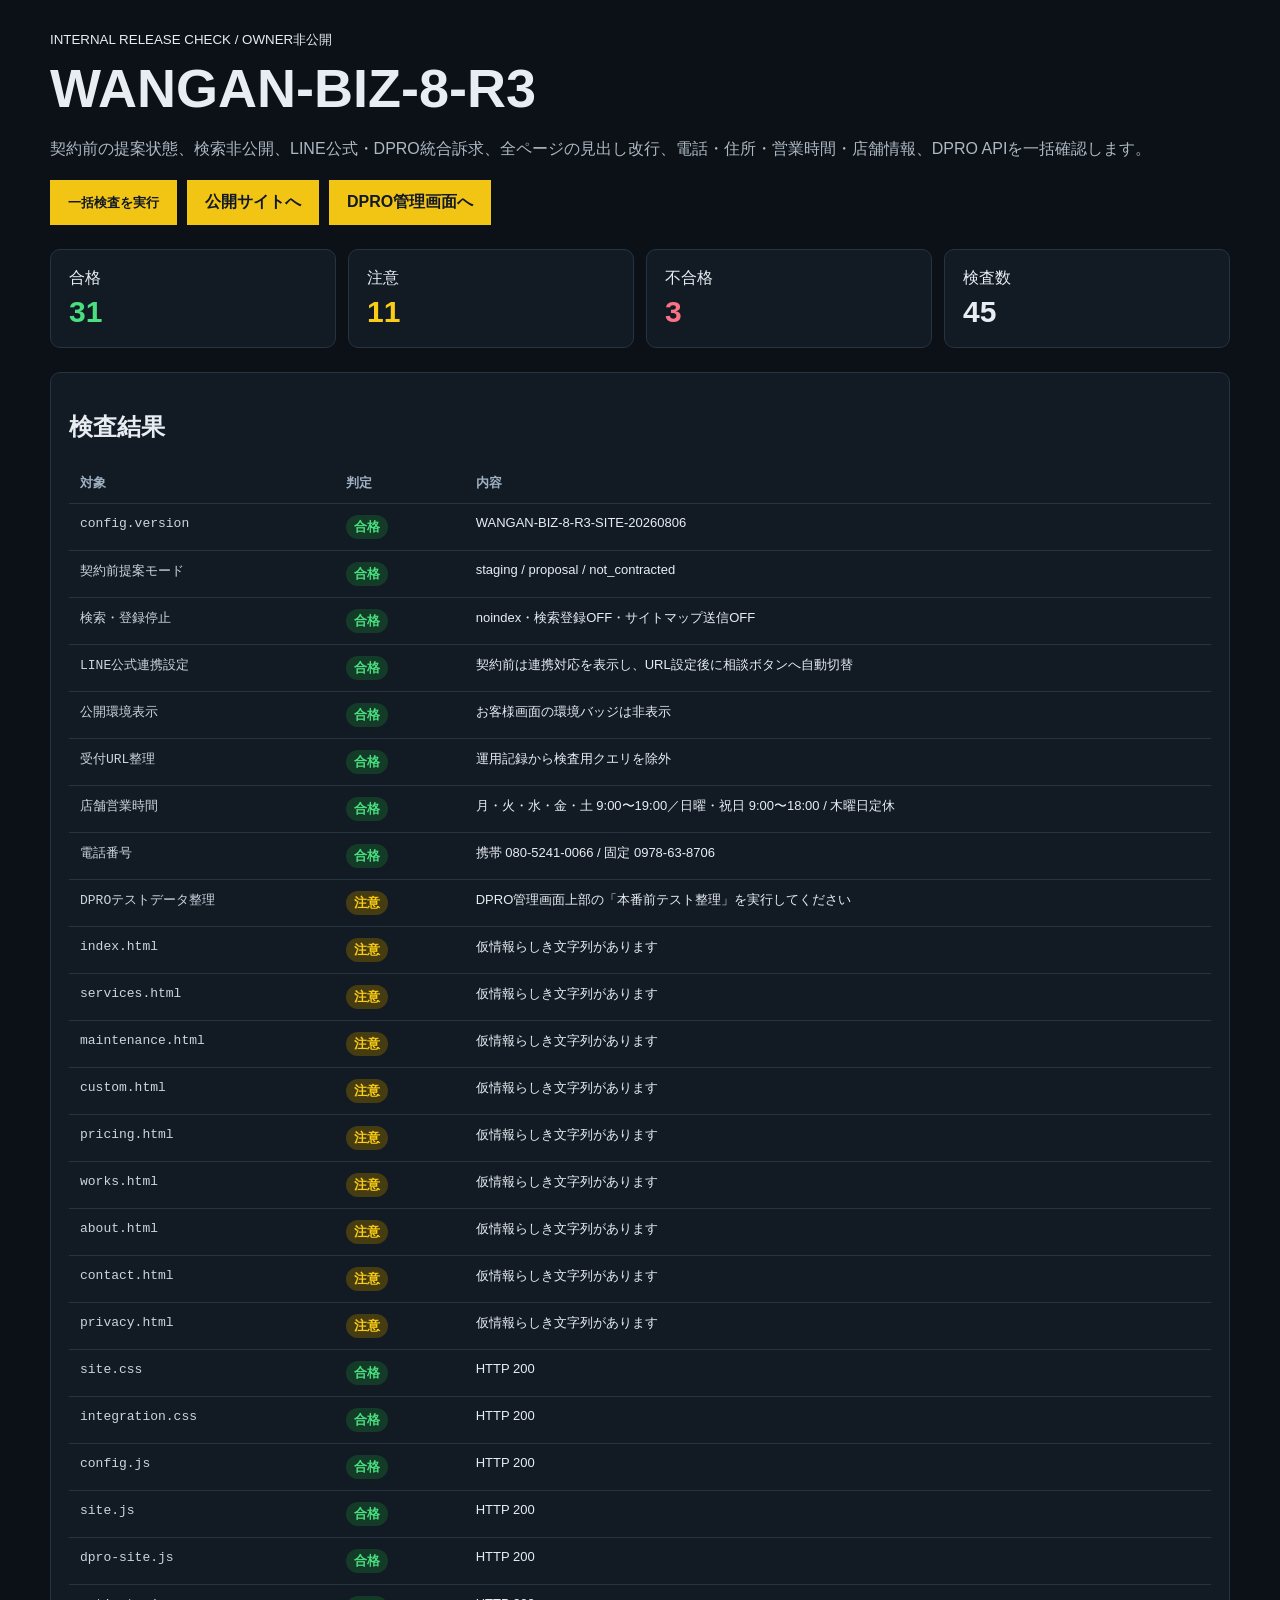
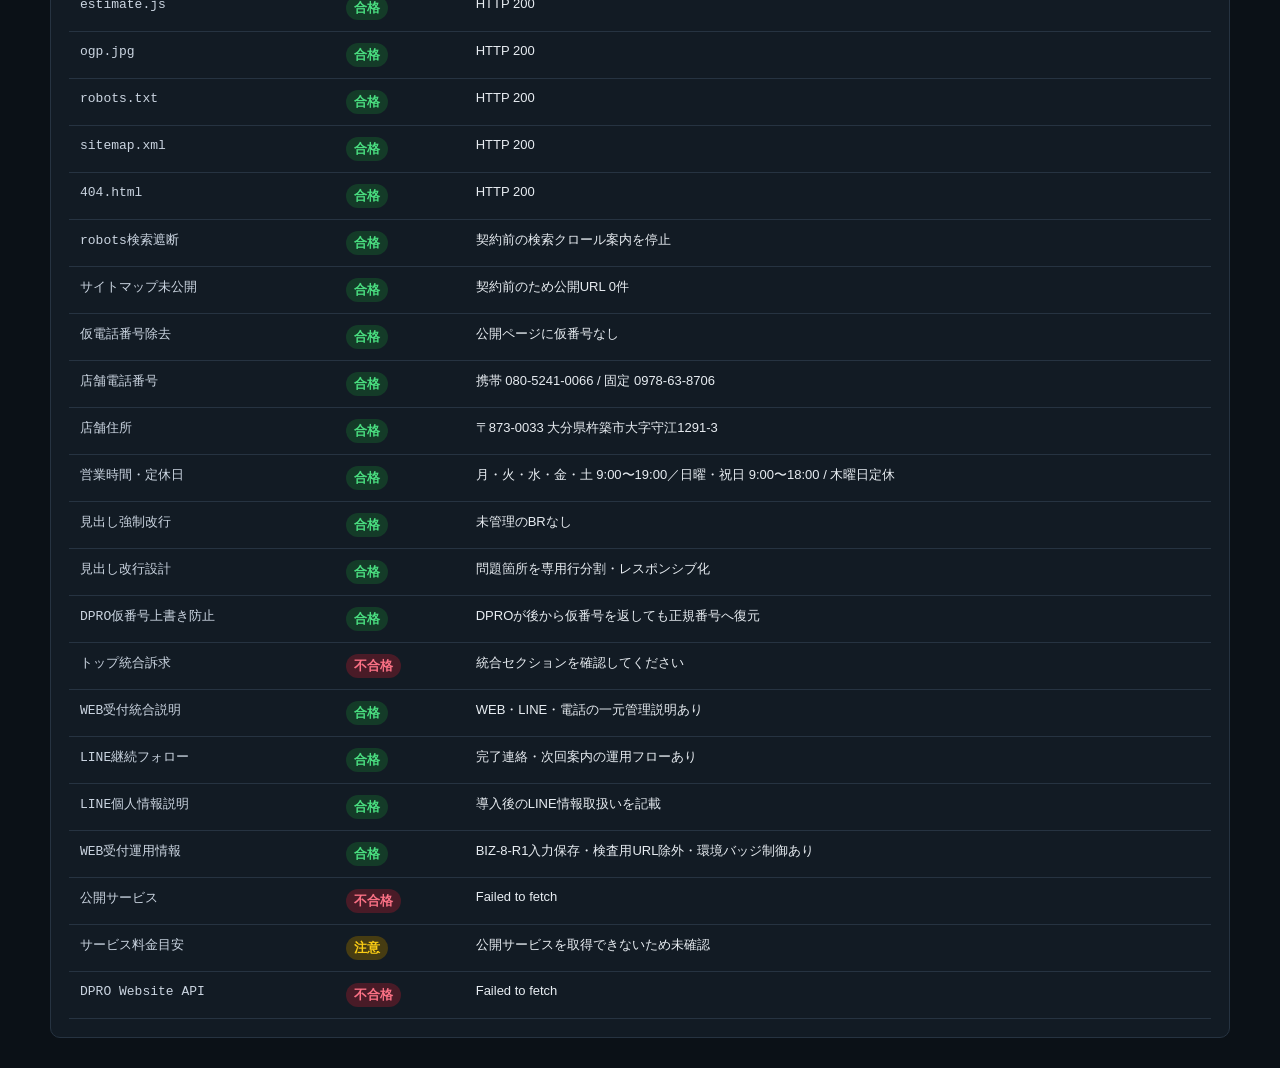
<file: release-check.html>
<!DOCTYPE html>

<html lang="ja">
<head>
<meta charset="utf-8"/>
<meta content="width=device-width,initial-scale=1" name="viewport"/>
<meta content="noindex,nofollow" name="robots"/>
<title>WANGAN-BIZ-8-R3 RELEASE CHECK</title>
<style>
    :root{font-family:-apple-system,BlinkMacSystemFont,"Noto Sans JP",sans-serif;color:#e8edf2;background:#0b1117}
    *{box-sizing:border-box}body{margin:0;padding:30px}.wrap{max-width:1180px;margin:auto}
    h1{font-size:clamp(28px,5vw,54px);margin:8px 0}.lead{color:#aeb8c3;line-height:1.7}
    .summary{display:grid;grid-template-columns:repeat(4,1fr);gap:12px;margin:24px 0}
    .sum,.panel{background:#121b24;border:1px solid #263341;border-radius:10px;padding:18px}
    .sum b{display:block;font-size:30px;margin-top:6px}.ok{color:#4ade80}.warn{color:#facc15}.ng{color:#fb7185}
    button,a.btn{border:0;background:#f2c515;color:#111827;padding:12px 18px;font-weight:900;cursor:pointer;text-decoration:none;display:inline-block}
    table{width:100%;border-collapse:collapse;margin-top:12px;font-size:13px}th,td{text-align:left;padding:11px;border-bottom:1px solid #263341;vertical-align:top}
    th{color:#9fb0c1}.badge{display:inline-block;padding:3px 8px;border-radius:999px;font-weight:900}
    .badge.ok{background:#143b28}.badge.warn{background:#463c12}.badge.ng{background:#491b27}
    code{white-space:pre-wrap;word-break:break-all;color:#cbd5e1}.links{display:flex;gap:10px;flex-wrap:wrap;margin:18px 0}
    @media(max-width:760px){body{padding:18px}.summary{grid-template-columns:repeat(2,1fr)}.table-wrap{overflow:auto}}
  </style>
<script src="config.js?v=WANGAN-BIZ-8-R3"></script>
<link href="integration.css?v=WANGAN-BIZ-8-R3" rel="stylesheet"/></head>
<body>
<div class="wrap">
<small>INTERNAL RELEASE CHECK / OWNER非公開</small>
<h1 class="audited-heading heading-balanced">WANGAN-BIZ-8-R3</h1>
<p class="lead">契約前の提案状態、検索非公開、LINE公式・DPRO統合訴求、全ページの見出し改行、電話・住所・営業時間・店舗情報、DPRO APIを一括確認します。</p>
<div class="links">
<button id="run">一括検査を実行</button>
<a class="btn" href="index.html">公開サイトへ</a>
<a class="btn" href="https://dpromstk2000-lab.github.io/line-shaken-liff/dashboard.html?ver=WANGAN-BIZ-8-R3">DPRO管理画面へ</a>
</div>
<div class="summary">
<div class="sum">合格<b class="ok" id="okCount">0</b></div>
<div class="sum">注意<b class="warn" id="warnCount">0</b></div>
<div class="sum">不合格<b class="ng" id="ngCount">0</b></div>
<div class="sum">検査数<b id="totalCount">0</b></div>
</div>
<section class="panel">
<h2 class="audited-heading heading-balanced">検査結果</h2>
<div class="table-wrap"><table><thead><tr><th>対象</th><th>判定</th><th>内容</th></tr></thead><tbody id="results"></tbody></table></div>
</section>
</div>
<script>
(() => {
  const C = window.DPRO_SITE_CONFIG || {};
  const root = String(C.siteBaseUrl || new URL('./', location.href)).replace(/\/?$/, '/');
  const rows = [];
  const add = (target, status, message) => {
    const key = `${target}__${message}`;
    if (rows.some(row => `${row.target}__${row.message}` === key)) return;
    rows.push({target,status,message});
  };
  let running = false;
  const escapeHtml = v => String(v ?? '').replaceAll('&','&amp;').replaceAll('<','&lt;').replaceAll('>','&gt;').replaceAll('"','&quot;');

  async function fetchText(url, timeout=15000) {
    const controller = new AbortController();
    const timer = setTimeout(() => controller.abort(), timeout);
    try {
      const res = await fetch(url, {cache:'no-store', signal:controller.signal});
      return {ok:res.ok, status:res.status, text:await res.text()};
    } finally { clearTimeout(timer); }
  }

  async function checkPage(file) {
    const url = new URL(file === 'index.html' ? './' : file, root).href;
    try {
      const res = await fetchText(url);
      if (!res.ok) { add(file,'ng',`HTTP ${res.status}`); return; }
      const doc = new DOMParser().parseFromString(res.text,'text/html');
      const missing = [];
      if (!doc.title.trim()) missing.push('title');
      if (!doc.querySelector('h1')) missing.push('h1');
      if (!doc.querySelector('meta[name="description"]')?.content) missing.push('description');
      if (!doc.querySelector('link[rel="canonical"]')) missing.push('canonical');
      if (!doc.querySelector('meta[name="robots"]')) missing.push('robots');
      if (![...doc.scripts].some(s => (s.getAttribute('src')||'').includes('config.js'))) missing.push('config.js');
      if (![...doc.scripts].some(s => (s.getAttribute('src')||'').includes('site.js'))) missing.push('site.js');
      const protectedNames = ['SUPABASE' + '_SERVICE_ROLE', 'SESSION' + '_SECRET', 'SERVICE' + '_ROLE_KEY'];
      const dangerous = protectedNames.some(name => res.text.includes(name)) || /Bearer\s+[A-Za-z0-9._-]{20,}/i.test(res.text);
      const placeholders = /(080-5241-0066|test@example\.com|TODO|＜アカウント名＞|サイトデザイン確認用|正式運用では)/i.test(res.text);
      if (dangerous) add(file,'ng','公開HTML内に秘密情報らしき文字列があります');
      else if (missing.length) add(file,'ng',`不足: ${missing.join(', ')}`);
      else if (placeholders) add(file,'warn','仮情報らしき文字列があります');
      else add(file,'ok',`${doc.title} / 基本SEO・共通JS正常`);
    } catch (error) { add(file,'ng',error.message); }
  }

  async function checkAsset(file, required=true) {
    try {
      const res = await fetch(new URL(file, root), {method:'GET', cache:'no-store'});
      if (res.ok) add(file,'ok',`HTTP ${res.status}`);
      else add(file,required?'ng':'warn',`HTTP ${res.status}`);
    } catch (error) { add(file,required?'ng':'warn',error.message); }
  }

  function readCleanupStatus() {
    try { return JSON.parse(localStorage.getItem('wanganBiz8CleanupCompleted') || 'null'); }
    catch (_) { return null; }
  }

  async function run() {
    if (running) return;
    running = true;
    const runButton = document.getElementById('run');
    if (runButton) {
      runButton.disabled = true;
      runButton.textContent = '検査中...';
    }
    rows.length = 0;
    document.getElementById('results').innerHTML = '<tr><td colspan="3">検査中...</td></tr>';

    add('config.version', /^WANGAN-BIZ-8-R3/.test(C.version || '') ? 'ok' : 'ng', C.version || '未設定');
    add('契約前提案モード', C.environment === 'staging' && C.releaseStage === 'proposal' && C.contractStatus === 'not_contracted' ? 'ok' : 'ng', `${C.environment || '未設定'} / ${C.releaseStage || '未設定'} / ${C.contractStatus || '未設定'}`);
    add('検索・登録停止', C.searchIndexEnabled === false && C.goLiveApproved === false && C.searchEngineRegistrationEnabled === false && C.sitemapSubmissionEnabled === false ? 'ok' : 'ng', C.searchIndexEnabled ? '検索公開ONです' : 'noindex・検索登録OFF・サイトマップ送信OFF');
    add('LINE公式連携設定',
      C.lineIntegrationEnabled === true && C.lineIntegrationMode === 'proposal' ? 'ok' : 'ng',
      C.defaultLineUrl
        ? `LINE公式URL設定済み：${C.defaultLineUrl}`
        : '契約前は連携対応を表示し、URL設定後に相談ボタンへ自動切替');
    add('公開環境表示', C.showPublicEnvironmentBadge === false ? 'ok' : 'warn', C.showPublicEnvironmentBadge === false ? 'お客様画面の環境バッジは非表示' : '環境バッジが公開表示されます');
    add('受付URL整理', C.stripTrackingFromOperationalRecords === true ? 'ok' : 'warn', C.stripTrackingFromOperationalRecords === true ? '運用記録から検査用クエリを除外' : '受付ページURLへクエリが残ります');
    add('店舗営業時間', C.openingHoursLabel === '月・火・水・金・土 9:00〜19:00／日曜・祝日 9:00〜18:00' && C.regularHolidayLabel === '木曜日' ? 'ok' : 'ng', `${C.openingHoursLabel || '未設定'} / ${C.regularHolidayLabel || '未設定'}定休`);
    add('電話番号', C.primaryPhone === '080-5241-0066' && C.fixedPhone === '0978-63-8706' ? 'ok' : 'warn', `携帯 ${C.primaryPhone || '未設定'} / 固定 ${C.fixedPhone || '未設定'}`);

    const cleanup = readCleanupStatus();
    add('DPROテストデータ整理', cleanup?.ok === true ? 'ok' : 'warn', cleanup?.ok === true ? `整理済み：${cleanup.completedAt || ''} / 予約${cleanup.reservations || 0}件・相談${cleanup.inquiries || 0}件・顧客${cleanup.customers || 0}件` : 'DPRO管理画面上部の「本番前テスト整理」を実行してください');

    const pages = C.publicPages || ['index.html','services.html','maintenance.html','custom.html','pricing.html','works.html','about.html','contact.html','privacy.html'];
    for (const page of pages) await checkPage(page);

    for (const asset of ['site.css','integration.css','config.js','site.js','dpro-site.js','estimate.js','ogp.jpg','robots.txt','sitemap.xml','404.html']) {
      await checkAsset(asset, asset !== 'estimate.js' || pages.includes('contact.html'));
    }


    try {
      const robots = await fetchText(new URL('robots.txt', root));
      add('robots検索遮断', robots.ok && /Disallow:\s*\/street-house-wangan\//.test(robots.text) && !/Sitemap:/i.test(robots.text) ? 'ok' : 'ng', robots.ok ? '契約前の検索クロール案内を停止' : `HTTP ${robots.status}`);
      const sitemap = await fetchText(new URL('sitemap.xml', root));
      const hasLoc = /<loc>/i.test(sitemap.text);
      add('サイトマップ未公開', sitemap.ok && !hasLoc ? 'ok' : 'ng', sitemap.ok && !hasLoc ? '契約前のため公開URL 0件' : 'URLが掲載されています');
    } catch (error) {
      add('robots検索遮断','ng',error.message);
      add('サイトマップ未公開','ng',error.message);
    }

    try {
      const pageResults = [];
      for (const page of pages) {
        const pageResult = await fetchText(new URL(page === 'index.html' ? './' : page, root));
        pageResults.push({ page, ...pageResult });
      }
      const combinedPages = pageResults.map(item => item.text).join('\n');
      const badPhone = /0978-00-0000|0978000000|000-0000-0000|test@example\.com/i.test(combinedPages);
      const correctPrimary = /080-5241-0066/.test(combinedPages);
      const correctFixed = /0978-63-8706/.test(combinedPages);
      const correctAddress = /〒873-0033\s*大分県杵築市大字守江1291-3/.test(combinedPages);
      const correctHours = /月・火・水・金・土\s*9:00〜19:00/.test(combinedPages)
        && /日曜・祝日\s*9:00〜18:00/.test(combinedPages)
        && /木曜定休|木曜日/.test(combinedPages);
      const arbitraryHeadingBr = pageResults.some(item => {
        const doc = new DOMParser().parseFromString(item.text, 'text/html');
        return [...doc.querySelectorAll('h1 br, h2 br, h3 br')].length > 0;
      });
      const auditedHeadings = /heading-integration/.test(combinedPages)
        && /heading-hub/.test(combinedPages)
        && /heading-split/.test(combinedPages)
        && /heading-single/.test(combinedPages)
        && /heading-cta/.test(combinedPages);

      add('仮電話番号除去', !badPhone ? 'ok' : 'ng', badPhone ? '公開ページに仮番号・仮メールが残っています' : '公開ページに仮番号なし');
      add('店舗電話番号', correctPrimary && correctFixed ? 'ok' : 'ng', `携帯 ${C.primaryPhone || '未設定'} / 固定 ${C.fixedPhone || '未設定'}`);
      add('店舗住所', correctAddress ? 'ok' : 'ng', correctAddress ? '〒873-0033 大分県杵築市大字守江1291-3' : '住所表記を確認してください');
      add('営業時間・定休日', correctHours ? 'ok' : 'ng', `${C.openingHoursLabel || '未設定'} / ${C.regularHolidayLabel || '未設定'}定休`);
      add('見出し強制改行', !arbitraryHeadingBr ? 'ok' : 'ng', arbitraryHeadingBr ? '見出し内に未管理のBRがあります' : '未管理のBRなし');
      add('見出し改行設計', auditedHeadings ? 'ok' : 'ng', auditedHeadings ? '問題箇所を専用行分割・レスポンシブ化' : '専用見出しクラスが不足しています');

      const siteScript = await fetchText(new URL('site.js', root));
      const runtimeGuard = /initVerifiedStoreInfoGuard/.test(siteScript.text)
        && /applyVerifiedStoreInfo/.test(siteScript.text)
        && /placeholderPhones/.test(siteScript.text);
      add('DPRO仮番号上書き防止', siteScript.ok && runtimeGuard ? 'ok' : 'ng',
        runtimeGuard ? 'DPROが後から仮番号を返しても正規番号へ復元' : '店舗情報保護処理を確認してください');
    } catch (error) {
      add('店舗情報・見出し総合検査','ng',error.message);
    }

    try {
      const [indexPage, contactPage, pricingPage, privacyPage] = await Promise.all([
        fetchText(new URL('index.html', root)),
        fetchText(new URL('contact.html', root)),
        fetchText(new URL('pricing.html', root)),
        fetchText(new URL('privacy.html', root))
      ]);
      const indexOk = /data-dpro-integration/.test(indexPage.text) && /WEBSITE × LINE OFFICIAL × DPRO/.test(indexPage.text);
      const contactOk = /data-dpro-unified-reception/.test(contactPage.text) && /WEBでもLINEでも/.test(contactPage.text);
      const pricingOk = /data-dpro-line-flow/.test(pricingPage.text) && /完了・次回案内/.test(pricingPage.text);
      const privacyOk = /LINE公式アカウント連携/.test(privacyPage.text);
      add('トップ統合訴求', indexPage.ok && indexOk ? 'ok' : 'ng', indexOk ? 'WEB・LINE公式・DPROの統合セクションあり' : '統合セクションを確認してください');
      add('WEB受付統合説明', contactPage.ok && contactOk ? 'ok' : 'ng', contactOk ? 'WEB・LINE・電話の一元管理説明あり' : '統合受付説明を確認してください');
      add('LINE継続フォロー', pricingPage.ok && pricingOk ? 'ok' : 'ng', pricingOk ? '完了連絡・次回案内の運用フローあり' : '利用フローを確認してください');
      add('LINE個人情報説明', privacyPage.ok && privacyOk ? 'ok' : 'ng', privacyOk ? '導入後のLINE情報取扱いを記載' : 'プライバシーポリシーを確認してください');
    } catch (error) {
      add('LINE・DPRO統合訴求','ng',error.message);
    }

    try {
      const estimate = await fetchText(new URL('estimate.js', root));
      const cleanSource = /sourcePage:[\s\S]{0,180}location\.pathname/.test(estimate.text) && /showPublicEnvironmentBadge/.test(estimate.text) && /wanganBiz8R3Draft/.test(estimate.text);
      add('WEB受付運用情報', estimate.ok && cleanSource ? 'ok' : 'ng', estimate.ok && cleanSource ? 'BIZ-8-R1入力保存・検査用URL除外・環境バッジ制御あり' : 'estimate.jsのBIZ-8処理を確認してください');
    } catch (error) { add('WEB受付運用情報','ng',error.message); }

    try {
      const bootstrap = await fetchText(`${String(C.apiBase||'').replace(/\/+$/,'')}/api/public/site-bootstrap?shopCode=${encodeURIComponent(C.shopCode || '')}`);
      const data = JSON.parse(bootstrap.text || '{}');
      const services = Array.isArray(data.services) ? data.services.filter(s => s.isPublic !== false) : [];
      const missingPrices = services.filter(s => (s.priceFrom === null || s.priceFrom === undefined || s.priceFrom === '') && !String(s.priceNote || '').trim());
      add('公開サービス', bootstrap.ok && services.length ? 'ok' : 'ng', bootstrap.ok ? `${services.length}サービスを公開` : `HTTP ${bootstrap.status}`);
      add('サービス料金目安', missingPrices.length ? 'warn' : 'ok', missingPrices.length ? `未設定 ${missingPrices.length}件：${missingPrices.map(s => s.name || s.code).join('、')}` : '全公開サービスに料金目安または料金説明あり');
    } catch (error) {
      add('公開サービス','ng',error.message);
      add('サービス料金目安','warn','公開サービスを取得できないため未確認');
    }

    try {
      const api = await fetchText(`${String(C.apiBase||'').replace(/\/+$/,'')}/health?step=WANGAN-BIZ-8-R3-RELEASE-CHECK`);
      const data = JSON.parse(api.text || '{}');
      if (api.ok && data.ok === true && data.status === 'healthy') {
        const switches = data.switches || {};
        add('DPRO Website API','ok',`${data.version || ''} / DB ${data.databaseVersion || ''}`);
        add('WEB受付スイッチ', switches.booking && switches.provisional && switches.inquiry ? 'ok' : 'warn', `即時予約 ${switches.booking?'ON':'OFF'} / 仮予約 ${switches.provisional?'ON':'OFF'} / 写真相談 ${switches.inquiry?'ON':'OFF'}`);
      } else add('DPRO Website API','ng',api.text.slice(0,300));
    } catch (error) { add('DPRO Website API','ng',error.message); }

    const counts = {ok:0,warn:0,ng:0};
    rows.forEach(row => counts[row.status]++);
    document.getElementById('okCount').textContent = counts.ok;
    document.getElementById('warnCount').textContent = counts.warn;
    document.getElementById('ngCount').textContent = counts.ng;
    document.getElementById('totalCount').textContent = rows.length;
    running = false;
    if (runButton) {
      runButton.disabled = false;
      runButton.textContent = '一括検査を実行';
    }
    document.getElementById('results').innerHTML = rows.map(row =>
      `<tr><td><code>${escapeHtml(row.target)}</code></td><td><span class="badge ${row.status}">${row.status==='ok'?'合格':row.status==='warn'?'注意':'不合格'}</span></td><td>${escapeHtml(row.message)}</td></tr>`
    ).join('');
  }

  document.getElementById('run').addEventListener('click', run);
  run();
})();
</script>
</body>
</html>
</file>
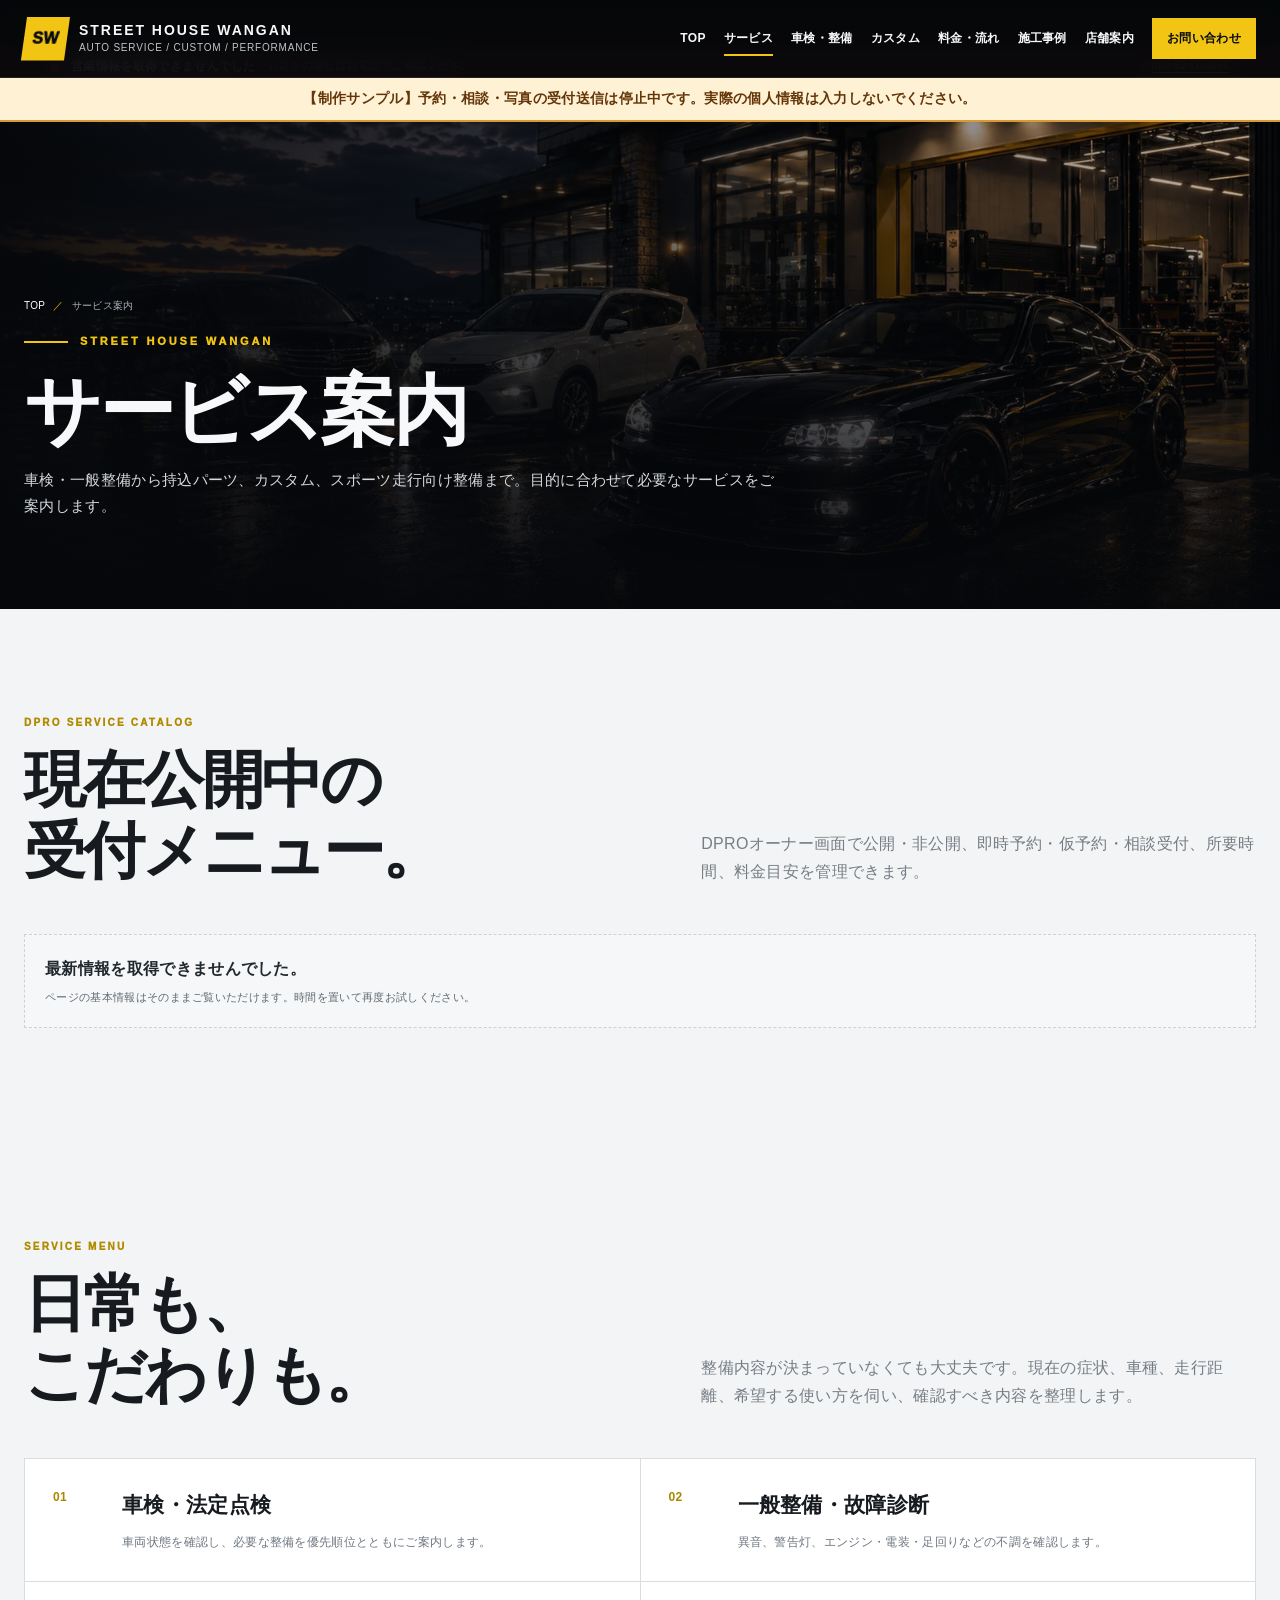
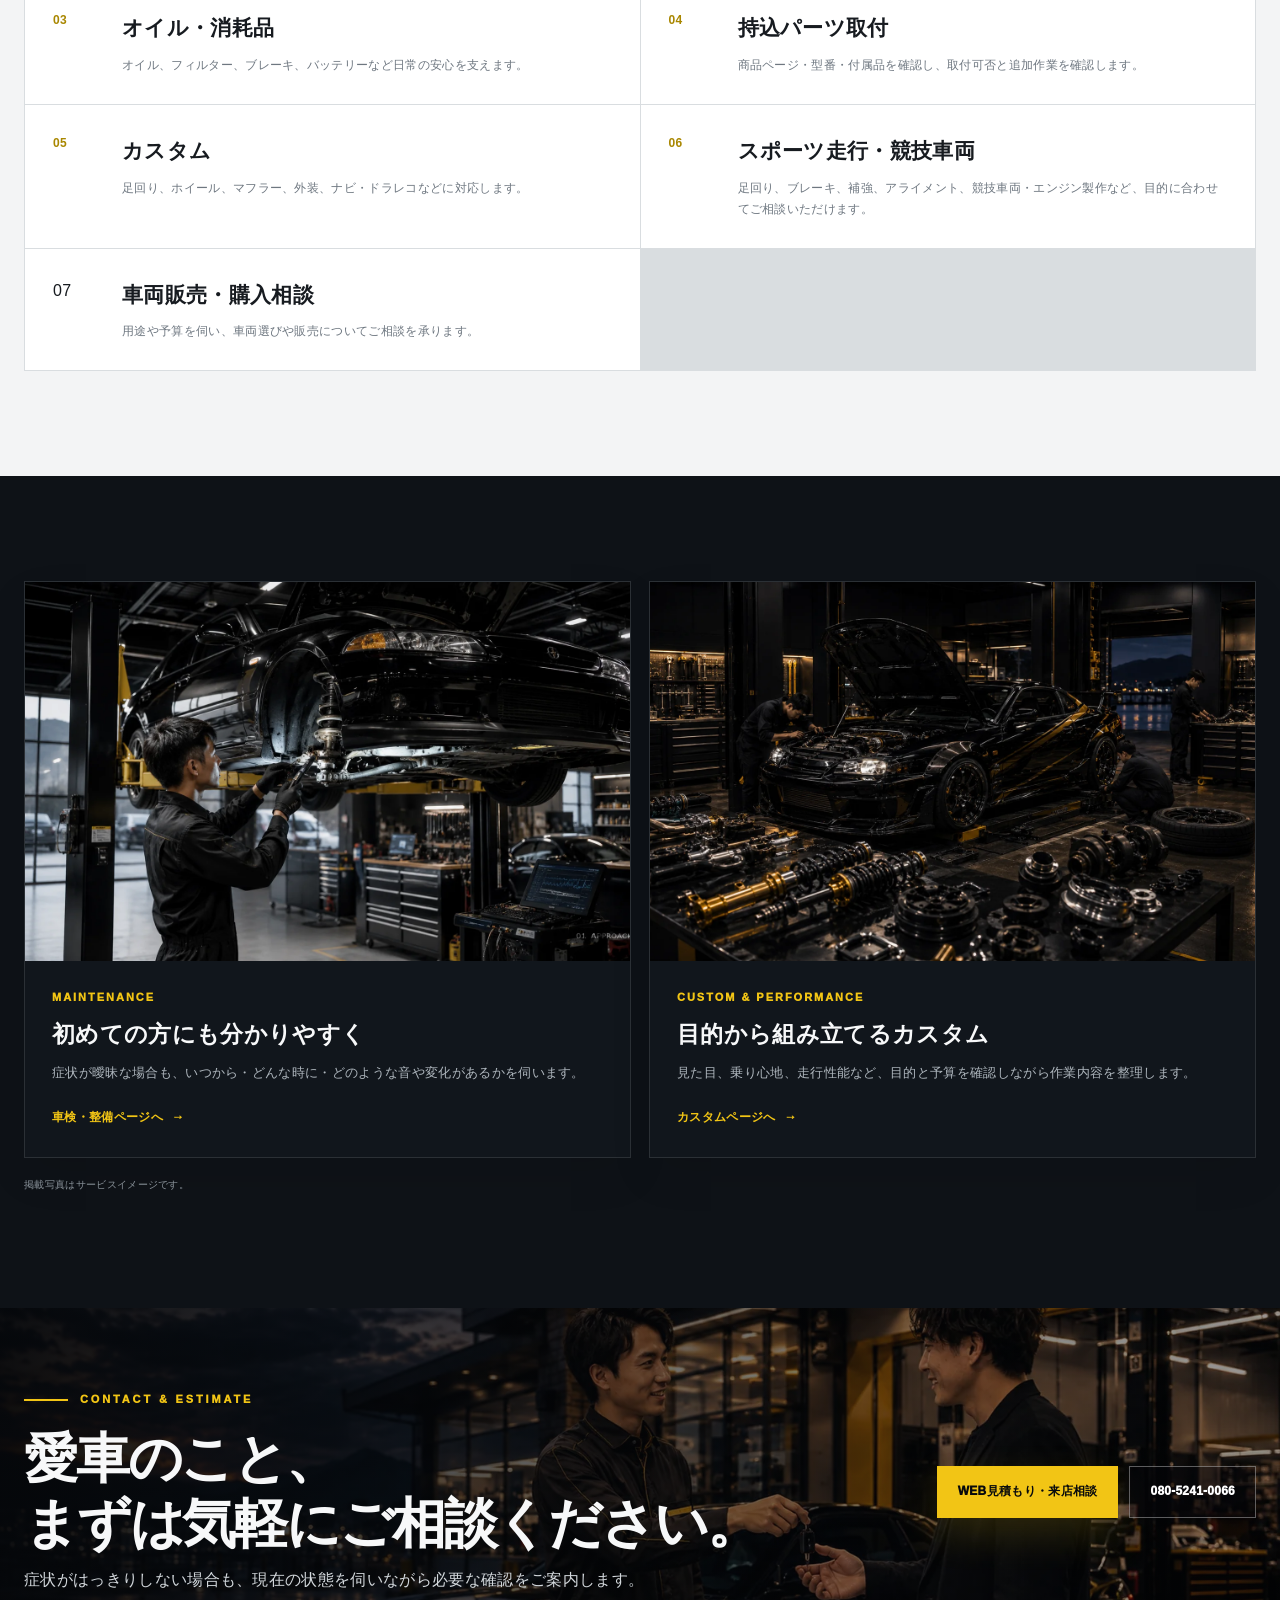
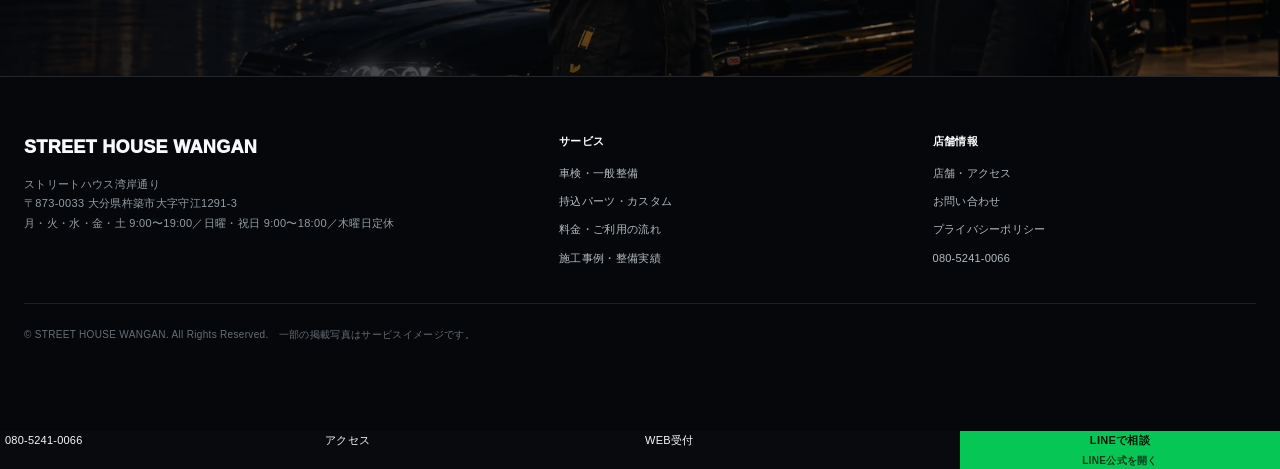
<file: services.html>
<!DOCTYPE html>

<html lang="ja"><head><meta charset="utf-8"/><meta content="width=device-width,initial-scale=1" name="viewport"/><meta content="#080a0d" name="theme-color"/><meta content="noindex,nofollow" id="robotsMeta" name="robots"/><meta content="車検・一般整備、故障診断、オイル交換、持込パーツ取付、カスタム、スポーツ走行向け整備のサービス内容をご案内します。" name="description"/><title>サービス案内｜ストリートハウス湾岸通り</title>
<link href="https://dpromstk2000-lab.github.io/street-house-wangan/services.html" id="canonicalLink" rel="canonical"/><meta content="website" property="og:type"/><meta content="ja_JP" property="og:locale"/><meta content="ストリートハウス湾岸通り" property="og:site_name"/><meta content="サービス案内｜ストリートハウス湾岸通り" property="og:title"/><meta content="車検・一般整備、故障診断、オイル交換、持込パーツ取付、カスタム、スポーツ走行向け整備のサービス内容をご案内します。" property="og:description"/><meta content="https://dpromstk2000-lab.github.io/street-house-wangan/services.html" property="og:url"/><meta content="https://dpromstk2000-lab.github.io/street-house-wangan/ogp.jpg" property="og:image"/><meta content="summary_large_image" name="twitter:card"/><link href="data:image/svg+xml,%3Csvg xmlns='http://www.w3.org/2000/svg' viewBox='0 0 64 64'%3E%3Crect width='64' height='64' rx='10' fill='%23f2c515'/%3E%3Ctext x='32' y='41' text-anchor='middle' font-size='29' font-family='Arial' font-weight='900' fill='%23080a0d'%3ESW%3C/text%3E%3C/svg%3E" rel="icon"/><link href="site.css?v=WANGAN-BIZ-8-R3" rel="stylesheet"/><link href="integration.css?v=WANGAN-BIZ-8-R3" rel="stylesheet"/><script src="config.js?v=WANGAN-BIZ-8-R3"></script><script id="localBusinessJsonLd" type="application/ld+json">{"@context": "https://schema.org", "@type": "AutoRepair", "name": "ストリートハウス湾岸通り", "url": "https://dpromstk2000-lab.github.io/street-house-wangan/", "telephone": "080-5241-0066", "address": {"@type": "PostalAddress", "streetAddress": "大字守江1291-3", "addressLocality": "杵築市", "addressRegion": "大分県", "postalCode": "873-0033", "addressCountry": "JP"}, "priceRange": "¥¥"}</script></head><body class="business-site" data-page="services"><a class="skip" href="#main">本文へ移動</a>
<header class="header"><div class="header-inner">
<a aria-label="ストリートハウス湾岸通り トップ" class="brand" href="index.html"><span class="brand-mark">SW</span><span class="brand-copy"><strong>STREET HOUSE WANGAN</strong><small>AUTO SERVICE / CUSTOM / PERFORMANCE</small></span></a>
<nav aria-label="メインナビゲーション" class="nav"><a class="" href="index.html">TOP</a><a class="active" href="services.html">サービス</a><a class="" href="maintenance.html">車検・整備</a><a class="" href="custom.html">カスタム</a><a class="" href="pricing.html">料金・流れ</a><a class="" href="works.html">施工事例</a><a class="" href="about.html">店舗案内</a><a class="nav-cta" href="contact.html">お問い合わせ</a></nav>
<button aria-expanded="false" aria-label="メニューを開く" class="menu" type="button"><span></span><span></span><span></span></button>
</div></header><div aria-live="polite" class="dpro-global-status is-loading" id="dproGlobalStatus" role="status"><div class="dpro-global-status-inner"><span class="dpro-status-dot"></span><b>DPRO営業情報を確認中</b><span>営業時間・休業日を読み込んでいます。</span></div></div><main id="main"><section class="page-hero" style="--page-image:url('works.webp')"><div class="page-hero-inner"><div class="breadcrumb"><a href="index.html">TOP</a><span>／</span>サービス案内</div><div class="kicker">STREET HOUSE WANGAN</div><h1 class="audited-heading heading-balanced">サービス案内</h1><p>車検・一般整備から持込パーツ、カスタム、スポーツ走行向け整備まで。目的に合わせて必要なサービスをご案内します。</p></div></section><section class="business-section light dpro-dynamic-section" id="dpro-service-catalog"><div class="shell"><div class="section-head"><div><p class="eyebrow">DPRO SERVICE CATALOG</p><h2 class="audited-heading heading-balanced">現在公開中の受付メニュー。</h2></div><p>DPROオーナー画面で公開・非公開、即時予約・仮予約・相談受付、所要時間、料金目安を管理できます。</p></div><div data-dpro-loading="" data-dpro-services=""></div></div></section><section class="business-section light"><div class="shell"><div class="section-head"><div><p class="eyebrow">SERVICE MENU</p><h2 class="audited-heading heading-balanced">日常も、こだわりも。</h2></div><p>整備内容が決まっていなくても大丈夫です。現在の症状、車種、走行距離、希望する使い方を伺い、確認すべき内容を整理します。</p></div><div class="service-index"><article class="service-row"><b>01</b><div><h3 class="audited-heading heading-balanced">車検・法定点検</h3><p>車両状態を確認し、必要な整備を優先順位とともにご案内します。</p></div></article><article class="service-row"><b>02</b><div><h3 class="audited-heading heading-balanced">一般整備・故障診断</h3><p>異音、警告灯、エンジン・電装・足回りなどの不調を確認します。</p></div></article><article class="service-row"><b>03</b><div><h3 class="audited-heading heading-balanced">オイル・消耗品</h3><p>オイル、フィルター、ブレーキ、バッテリーなど日常の安心を支えます。</p></div></article><article class="service-row"><b>04</b><div><h3 class="audited-heading heading-balanced">持込パーツ取付</h3><p>商品ページ・型番・付属品を確認し、取付可否と追加作業を確認します。</p></div></article><article class="service-row"><b>05</b><div><h3 class="audited-heading heading-balanced">カスタム</h3><p>足回り、ホイール、マフラー、外装、ナビ・ドラレコなどに対応します。</p></div></article><article class="service-row"><b>06</b><div><h3 class="audited-heading heading-balanced">スポーツ走行・競技車両</h3><p>足回り、ブレーキ、補強、アライメント、競技車両・エンジン製作など、目的に合わせてご相談いただけます。</p></div></article><article class="service-row"><span>07</span><div><h3 class="audited-heading heading-balanced">車両販売・購入相談</h3><p>用途や予算を伺い、車両選びや販売についてご相談を承ります。</p></div></article></div></div></section>
<section class="business-section dark2"><div class="shell"><div class="card-grid two"><article class="business-card dark"><img alt="一般整備のイメージ" src="general.webp"/><div class="business-card-body"><span class="card-number">MAINTENANCE</span><h3 class="audited-heading heading-balanced">初めての方にも分かりやすく</h3><p>症状が曖昧な場合も、いつから・どんな時に・どのような音や変化があるかを伺います。</p><a class="card-link" href="maintenance.html">車検・整備ページへ</a></div></article><article class="business-card dark"><img alt="カスタム作業のイメージ" src="custom.webp"/><div class="business-card-body"><span class="card-number">CUSTOM &amp; PERFORMANCE</span><h3 class="audited-heading heading-balanced">目的から組み立てるカスタム</h3><p>見た目、乗り心地、走行性能など、目的と予算を確認しながら作業内容を整理します。</p><a class="card-link" href="custom.html">カスタムページへ</a></div></article></div><p class="image-disclaimer">掲載写真はサービスイメージです。</p></div></section><section class="cta-band"><div class="cta-band-inner"><div><div class="kicker">CONTACT &amp; ESTIMATE</div><h2 class="audited-heading heading-cta"><span class="heading-line">愛車のこと、</span><span class="heading-line">まずは気軽にご相談ください。</span></h2><p>症状がはっきりしない場合も、現在の状態を伺いながら必要な確認をご案内します。</p></div><div class="actions"><a class="btn btn-primary" href="contact.html#estimate">WEB見積もり・来店相談</a><a class="btn btn-outline" data-store-phone="primary" href="tel:08052410066">080-5241-0066</a></div></div></section></main><footer class="footer"><div class="shell">
<div class="footer-top"><div><div class="footer-title">STREET HOUSE WANGAN</div><div class="footer-address">ストリートハウス湾岸通り<br/>〒873-0033 大分県杵築市大字守江1291-3<br/><span data-dpro-footer-hours="">月・火・水・金・土 9:00〜19:00／日曜・祝日 9:00〜18:00／木曜定休</span></div></div>
<div class="footer-links"><b>サービス</b><a href="maintenance.html">車検・一般整備</a><a href="custom.html">持込パーツ・カスタム</a><a href="pricing.html">料金・ご利用の流れ</a><a href="works.html">施工事例・整備実績</a></div>
<div class="footer-links"><b>店舗情報</b><a href="about.html">店舗・アクセス</a><a href="contact.html">お問い合わせ</a><a href="privacy.html">プライバシーポリシー</a><a data-store-phone="primary" href="tel:08052410066">080-5241-0066</a></div></div>
<p class="copyright">© STREET HOUSE WANGAN. All Rights Reserved.　一部の掲載写真はサービスイメージです。</p>
</div></footer>
<div class="mobile-cta line-four"><a data-store-phone="primary" href="tel:08052410066">電話</a><a href="about.html#access">アクセス</a><a href="contact.html#estimate">WEB受付</a><a aria-label="LINE公式連携" class="mobile-line dpro-line-action" data-dpro-line=""><span class="line-main">LINE</span><span class="line-sub" hidden="">設定後に開通</span></a></div><script src="site.js?v=WANGAN-BIZ-8-R3"></script><script src="dpro-site.js?v=WANGAN-BIZ-8-R3"></script></body></html>
</file>
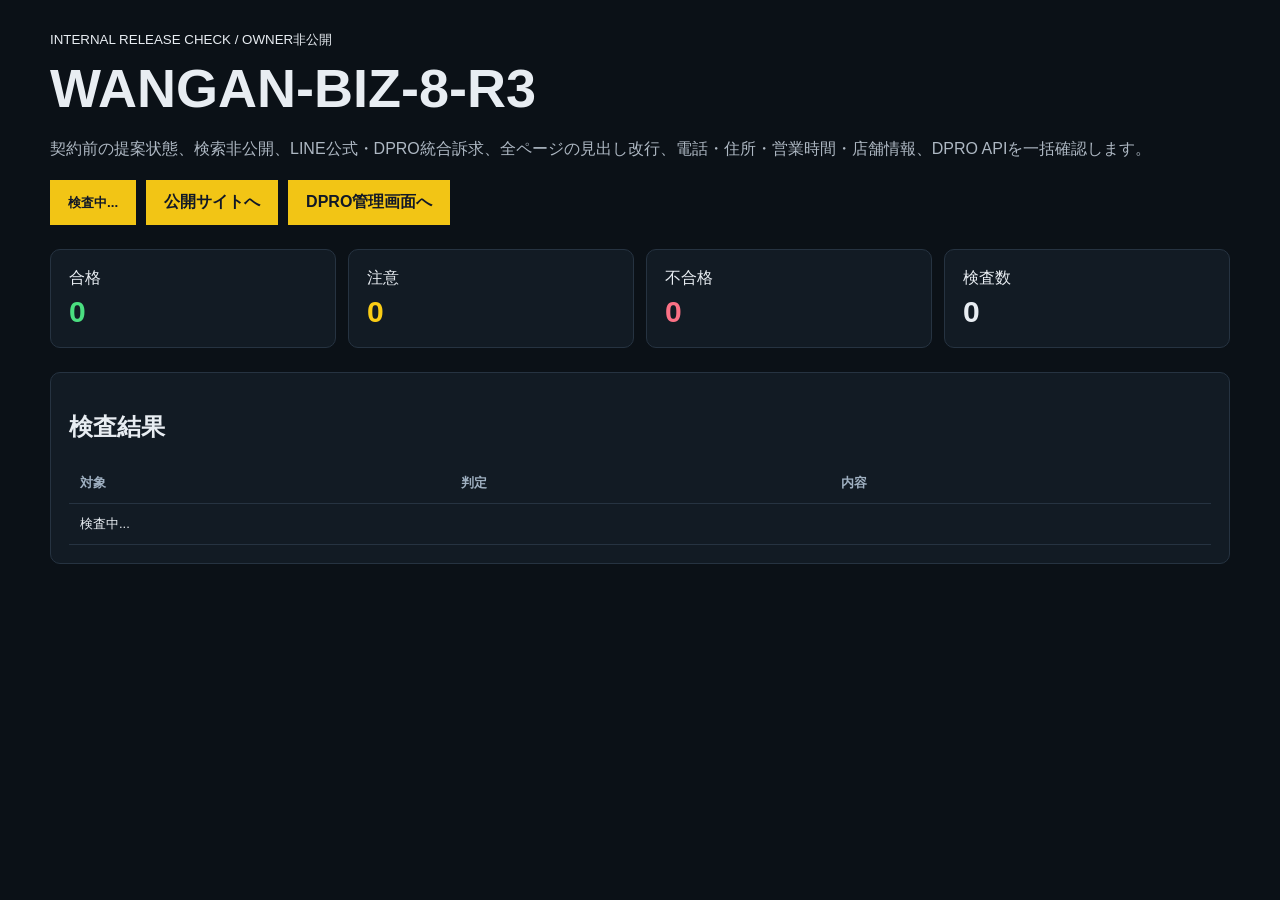
<file: system-check.html>
<!DOCTYPE html>

<html lang="ja"><head><meta charset="utf-8"/><meta content="width=device-width,initial-scale=1" name="viewport"/><meta content="noindex,nofollow" name="robots"/><meta content="1;url=release-check.html" http-equiv="refresh"/><title>WANGAN-BIZ-8-R3 検査画面</title><style>body{margin:0;background:#0b1117;color:#e8edf2;font-family:-apple-system,BlinkMacSystemFont,"Noto Sans JP",sans-serif;min-height:100vh;display:grid;place-items:center;padding:24px}.card{max-width:680px;border:1px solid #263341;background:#121b24;padding:36px}.card b{color:#f2c515}.card a{display:inline-block;margin-top:20px;background:#f2c515;color:#111827;padding:12px 18px;text-decoration:none;font-weight:900}</style><link href="integration.css?v=WANGAN-BIZ-8-R3" rel="stylesheet"/></head><body><main class="card"><b>WANGAN-BIZ-8-R3</b><h1 class="audited-heading heading-balanced">最新の契約前・検索非公開検査へ移動します。</h1><p>現在の検査画面は release-check.html です。</p><a href="release-check.html">検査画面を開く</a></main></body></html>
</file>
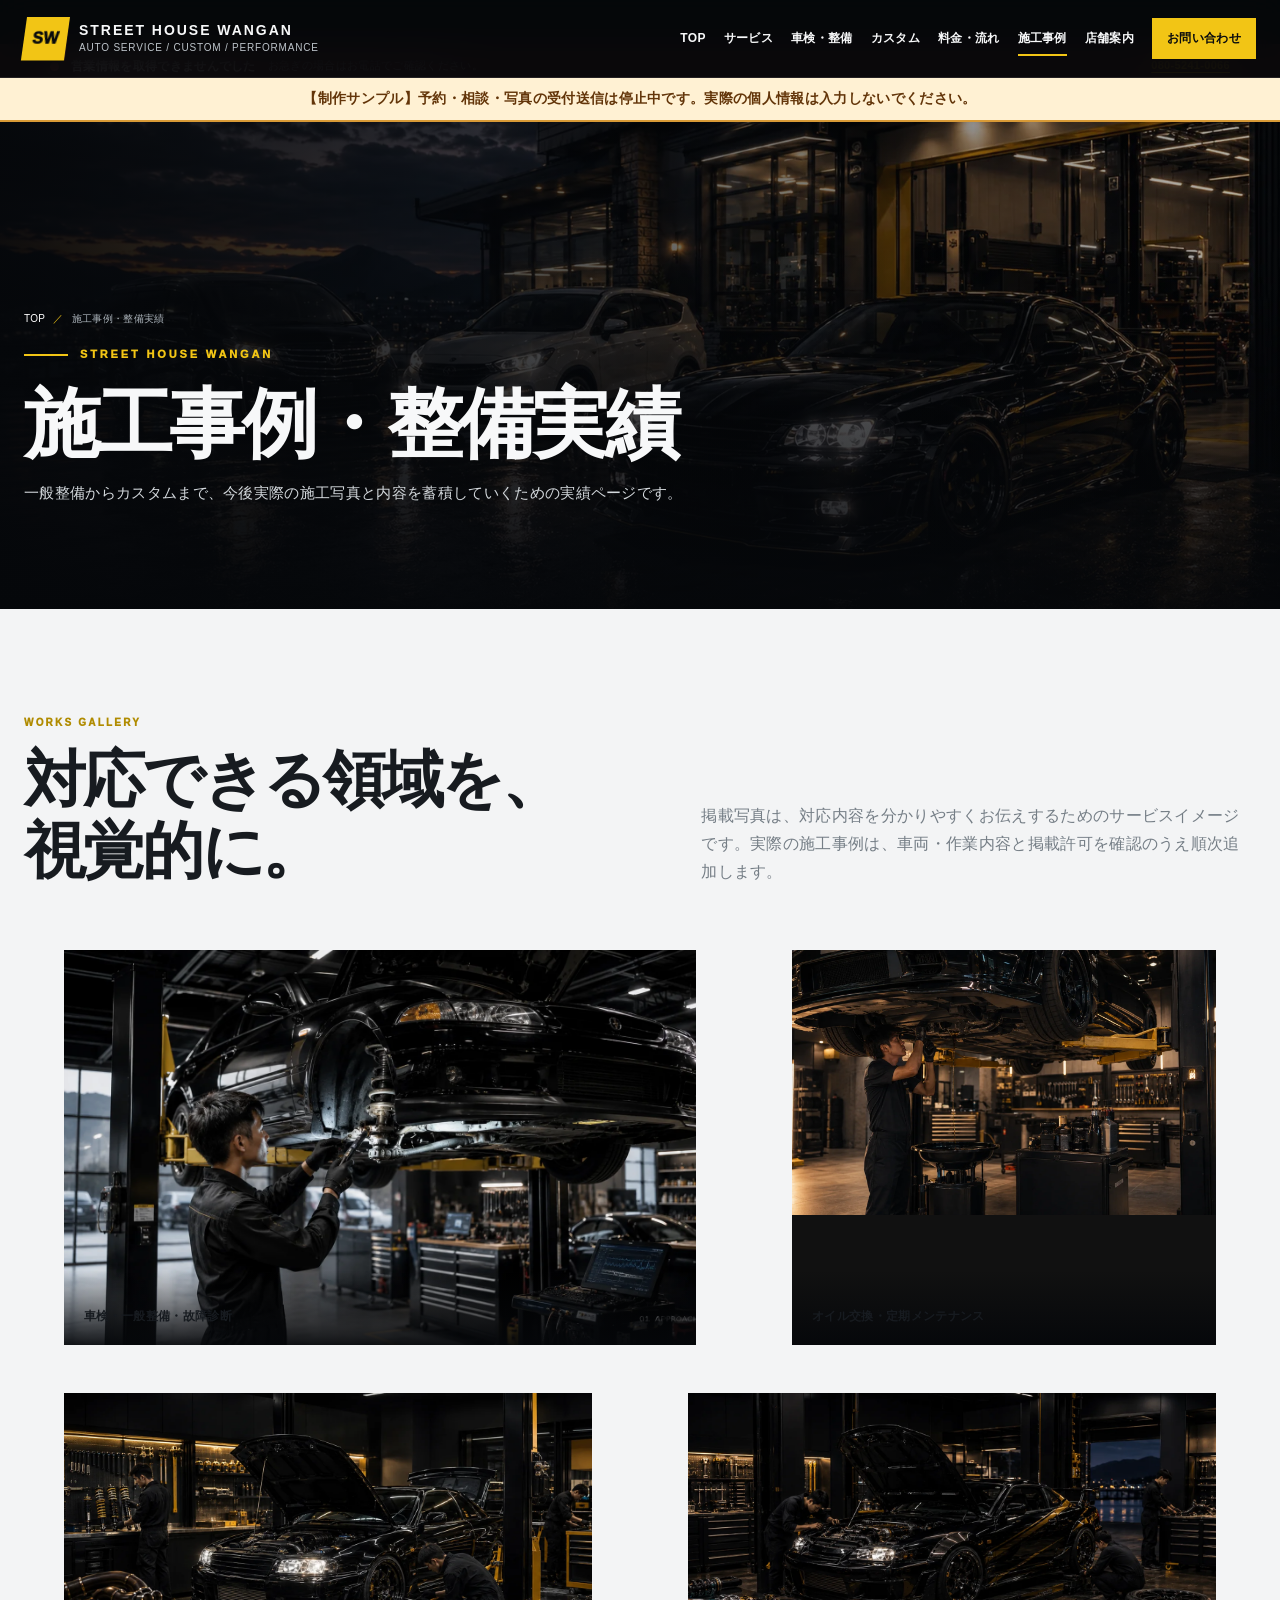
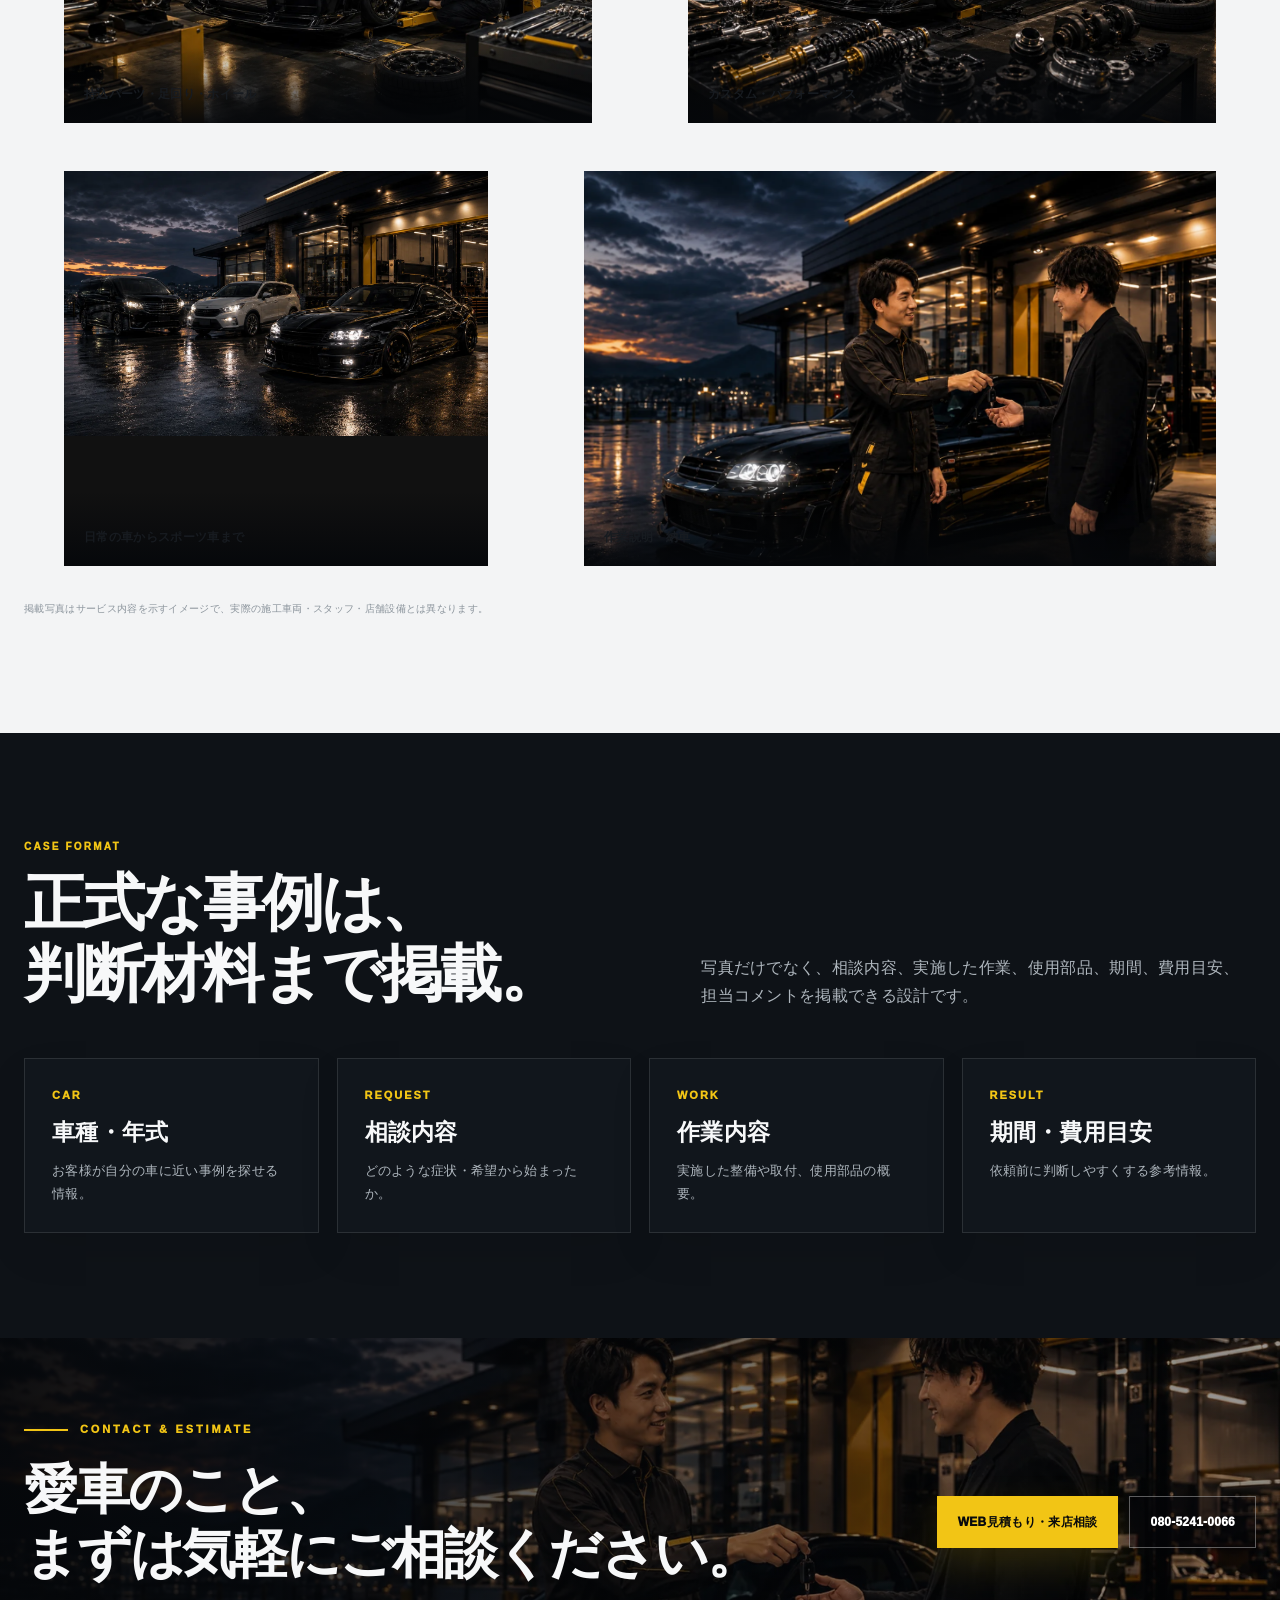
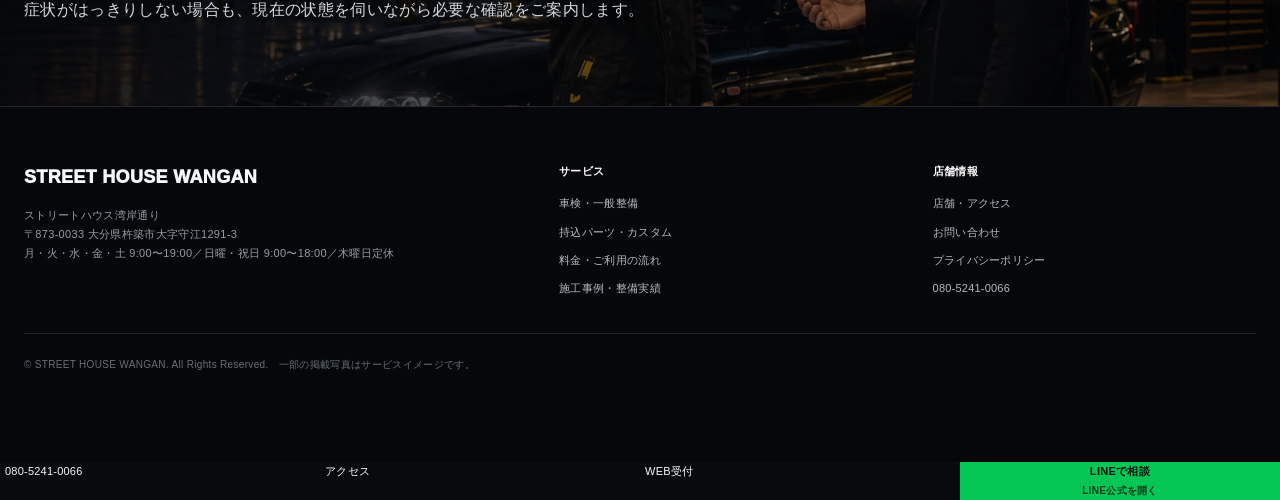
<file: works.html>
<!DOCTYPE html>

<html lang="ja"><head><meta charset="utf-8"/><meta content="width=device-width,initial-scale=1" name="viewport"/><meta content="#080a0d" name="theme-color"/><meta content="noindex,nofollow" id="robotsMeta" name="robots"/><meta content="車検、一般整備、オイル交換、持込パーツ取付、チューニング、競技車両・スポーツ走行向け整備の実績掲載ページです。" name="description"/><title>施工事例・整備実績｜ストリートハウス湾岸通り</title>
<link href="https://dpromstk2000-lab.github.io/street-house-wangan/works.html" id="canonicalLink" rel="canonical"/><meta content="website" property="og:type"/><meta content="ja_JP" property="og:locale"/><meta content="ストリートハウス湾岸通り" property="og:site_name"/><meta content="施工事例・整備実績｜ストリートハウス湾岸通り" property="og:title"/><meta content="車検、一般整備、オイル交換、持込パーツ取付、チューニング、競技車両・スポーツ走行向け整備の実績掲載ページです。" property="og:description"/><meta content="https://dpromstk2000-lab.github.io/street-house-wangan/works.html" property="og:url"/><meta content="https://dpromstk2000-lab.github.io/street-house-wangan/ogp.jpg" property="og:image"/><meta content="summary_large_image" name="twitter:card"/><link href="data:image/svg+xml,%3Csvg xmlns='http://www.w3.org/2000/svg' viewBox='0 0 64 64'%3E%3Crect width='64' height='64' rx='10' fill='%23f2c515'/%3E%3Ctext x='32' y='41' text-anchor='middle' font-size='29' font-family='Arial' font-weight='900' fill='%23080a0d'%3ESW%3C/text%3E%3C/svg%3E" rel="icon"/><link href="site.css?v=WANGAN-BIZ-8-R3" rel="stylesheet"/><link href="integration.css?v=WANGAN-BIZ-8-R3" rel="stylesheet"/><script src="config.js?v=WANGAN-BIZ-8-R3"></script><script id="localBusinessJsonLd" type="application/ld+json">{"@context": "https://schema.org", "@type": "AutoRepair", "name": "ストリートハウス湾岸通り", "url": "https://dpromstk2000-lab.github.io/street-house-wangan/", "telephone": "080-5241-0066", "address": {"@type": "PostalAddress", "streetAddress": "大字守江1291-3", "addressLocality": "杵築市", "addressRegion": "大分県", "postalCode": "873-0033", "addressCountry": "JP"}, "priceRange": "¥¥"}</script></head><body class="business-site" data-page="works"><a class="skip" href="#main">本文へ移動</a>
<header class="header"><div class="header-inner">
<a aria-label="ストリートハウス湾岸通り トップ" class="brand" href="index.html"><span class="brand-mark">SW</span><span class="brand-copy"><strong>STREET HOUSE WANGAN</strong><small>AUTO SERVICE / CUSTOM / PERFORMANCE</small></span></a>
<nav aria-label="メインナビゲーション" class="nav"><a class="" href="index.html">TOP</a><a class="" href="services.html">サービス</a><a class="" href="maintenance.html">車検・整備</a><a class="" href="custom.html">カスタム</a><a class="" href="pricing.html">料金・流れ</a><a class="active" href="works.html">施工事例</a><a class="" href="about.html">店舗案内</a><a class="nav-cta" href="contact.html">お問い合わせ</a></nav>
<button aria-expanded="false" aria-label="メニューを開く" class="menu" type="button"><span></span><span></span><span></span></button>
</div></header><div aria-live="polite" class="dpro-global-status is-loading" id="dproGlobalStatus" role="status"><div class="dpro-global-status-inner"><span class="dpro-status-dot"></span><b>DPRO営業情報を確認中</b><span>営業時間・休業日を読み込んでいます。</span></div></div><main id="main"><section class="page-hero" style="--page-image:url('works.webp')"><div class="page-hero-inner"><div class="breadcrumb"><a href="index.html">TOP</a><span>／</span>施工事例・整備実績</div><div class="kicker">STREET HOUSE WANGAN</div><h1 class="audited-heading heading-balanced">施工事例・整備実績</h1><p>一般整備からカスタムまで、今後実際の施工写真と内容を蓄積していくための実績ページです。</p></div></section><section class="business-section light"><div class="shell"><div class="section-head"><div><p class="eyebrow">WORKS GALLERY</p><h2 class="audited-heading heading-balanced">対応できる領域を、視覚的に。</h2></div><p>掲載写真は、対応内容を分かりやすくお伝えするためのサービスイメージです。実際の施工事例は、車両・作業内容と掲載許可を確認のうえ順次追加します。</p></div><div class="gallery-grid"><figure class="gallery-item"><img alt="車検と一般整備のサービスイメージ" src="general.webp"/><figcaption class="gallery-caption">車検・一般整備・故障診断</figcaption></figure><figure class="gallery-item"><img alt="オイル交換のサービスイメージ" src="oil.webp"/><figcaption class="gallery-caption">オイル交換・定期メンテナンス</figcaption></figure><figure class="gallery-item"><img alt="足回り部品取付のサービスイメージ" src="parts.webp"/><figcaption class="gallery-caption">持込パーツ・足回り・ホイール</figcaption></figure><figure class="gallery-item"><img alt="カスタム車両のサービスイメージ" src="custom.webp"/><figcaption class="gallery-caption">カスタム・パフォーマンス</figcaption></figure><figure class="gallery-item"><img alt="複数車両への対応イメージ" src="works.webp"/><figcaption class="gallery-caption">日常の車からスポーツ車まで</figcaption></figure><figure class="gallery-item"><img alt="整備完了後の納車イメージ" src="handover.webp"/><figcaption class="gallery-caption">作業説明・納車</figcaption></figure></div><p class="image-disclaimer">掲載写真はサービス内容を示すイメージで、実際の施工車両・スタッフ・店舗設備とは異なります。</p></div></section>
<section class="business-section dark2"><div class="shell"><div class="section-head"><div><p class="eyebrow">CASE FORMAT</p><h2 class="audited-heading heading-balanced">正式な事例は、判断材料まで掲載。</h2></div><p>写真だけでなく、相談内容、実施した作業、使用部品、期間、費用目安、担当コメントを掲載できる設計です。</p></div><div class="card-grid four"><article class="business-card dark"><div class="business-card-body"><span class="card-number">CAR</span><h3 class="audited-heading heading-balanced">車種・年式</h3><p>お客様が自分の車に近い事例を探せる情報。</p></div></article><article class="business-card dark"><div class="business-card-body"><span class="card-number">REQUEST</span><h3 class="audited-heading heading-balanced">相談内容</h3><p>どのような症状・希望から始まったか。</p></div></article><article class="business-card dark"><div class="business-card-body"><span class="card-number">WORK</span><h3 class="audited-heading heading-balanced">作業内容</h3><p>実施した整備や取付、使用部品の概要。</p></div></article><article class="business-card dark"><div class="business-card-body"><span class="card-number">RESULT</span><h3 class="audited-heading heading-balanced">期間・費用目安</h3><p>依頼前に判断しやすくする参考情報。</p></div></article></div></div></section><section class="cta-band"><div class="cta-band-inner"><div><div class="kicker">CONTACT &amp; ESTIMATE</div><h2 class="audited-heading heading-cta"><span class="heading-line">愛車のこと、</span><span class="heading-line">まずは気軽にご相談ください。</span></h2><p>症状がはっきりしない場合も、現在の状態を伺いながら必要な確認をご案内します。</p></div><div class="actions"><a class="btn btn-primary" href="contact.html#estimate">WEB見積もり・来店相談</a><a class="btn btn-outline" data-store-phone="primary" href="tel:08052410066">080-5241-0066</a></div></div></section></main><footer class="footer"><div class="shell">
<div class="footer-top"><div><div class="footer-title">STREET HOUSE WANGAN</div><div class="footer-address">ストリートハウス湾岸通り<br/>〒873-0033 大分県杵築市大字守江1291-3<br/><span data-dpro-footer-hours="">月・火・水・金・土 9:00〜19:00／日曜・祝日 9:00〜18:00／木曜定休</span></div></div>
<div class="footer-links"><b>サービス</b><a href="maintenance.html">車検・一般整備</a><a href="custom.html">持込パーツ・カスタム</a><a href="pricing.html">料金・ご利用の流れ</a><a href="works.html">施工事例・整備実績</a></div>
<div class="footer-links"><b>店舗情報</b><a href="about.html">店舗・アクセス</a><a href="contact.html">お問い合わせ</a><a href="privacy.html">プライバシーポリシー</a><a data-store-phone="primary" href="tel:08052410066">080-5241-0066</a></div></div>
<p class="copyright">© STREET HOUSE WANGAN. All Rights Reserved.　一部の掲載写真はサービスイメージです。</p>
</div></footer>
<div class="mobile-cta line-four"><a data-store-phone="primary" href="tel:08052410066">電話</a><a href="about.html#access">アクセス</a><a href="contact.html#estimate">WEB受付</a><a aria-label="LINE公式連携" class="mobile-line dpro-line-action" data-dpro-line=""><span class="line-main">LINE</span><span class="line-sub" hidden="">設定後に開通</span></a></div><script src="site.js?v=WANGAN-BIZ-8-R3"></script><script src="dpro-site.js?v=WANGAN-BIZ-8-R3"></script></body></html>
</file>
<file: site.css>
:root {
  --black:#080a0d;
  --black2:#0e1217;
  --black3:#151b22;
  --panel:#11161c;
  --white:#f7f8f9;
  --muted:#aeb6bd;
  --line:rgba(255,255,255,.13);
  --yellow:#f2c515;
  --yellow2:#ffd83d;
  --green:#16b75a;
  --shadow:0 22px 54px rgba(0,0,0,.32);
  --shell:min(1180px,calc(100% - 44px));
}
*{box-sizing:border-box}
html{scroll-behavior:smooth}
body{
  margin:0;background:var(--black);color:var(--white);
  font-family:"Yu Gothic","Hiragino Kaku Gothic ProN","Noto Sans JP",Arial,sans-serif;
  line-height:1.75;letter-spacing:.02em;
}
a{color:inherit;text-decoration:none}
img{display:block;max-width:100%}
button{font:inherit}
.shell{width:var(--shell);margin-inline:auto}
.skip{position:fixed;left:12px;top:-80px;z-index:999;background:#fff;color:#000;padding:10px 14px}
.skip:focus{top:12px}

.header{
  position:fixed;inset:0 0 auto;z-index:100;height:74px;
  background:rgba(7,9,12,.86);backdrop-filter:blur(16px);
  border-bottom:1px solid rgba(255,255,255,.08);
}
.header-inner{width:var(--shell);height:100%;margin:auto;display:flex;align-items:center;justify-content:space-between;gap:20px}
.brand{display:flex;align-items:center;gap:12px}
.brand-mark{width:43px;height:43px;display:grid;place-items:center;background:var(--yellow);color:#080a0c;font-weight:1000;transform:skew(-8deg)}
.brand-copy{display:grid;line-height:1.08}
.brand-copy strong{font-size:13px;letter-spacing:.14em}
.brand-copy small{font-size:10px;color:#bdc4ca;margin-top:5px}
.nav{display:flex;gap:25px;align-items:center;font-size:12px;font-weight:900}
.nav a{padding:9px 0}
.nav .nav-cta{padding:10px 15px;background:var(--yellow);color:#0a0c0e}
.menu{display:none;width:46px;height:46px;border:0;background:transparent;color:#fff;cursor:pointer}
.menu span{display:block;width:25px;height:2px;background:#fff;margin:5px auto}

.hero{
  min-height:790px;position:relative;display:grid;align-items:center;overflow:hidden;
  background:
    linear-gradient(90deg,rgba(5,7,9,.97) 0%,rgba(5,7,9,.82) 43%,rgba(5,7,9,.23) 76%,rgba(5,7,9,.42) 100%),
    linear-gradient(0deg,rgba(5,7,9,.95),transparent 58%),
    none center/cover no-repeat;
}
.hero::before{
  content:"";position:absolute;inset:0;opacity:.16;
  background-image:linear-gradient(rgba(255,255,255,.08) 1px,transparent 1px),linear-gradient(90deg,rgba(255,255,255,.08) 1px,transparent 1px);
  background-size:72px 72px;mask-image:linear-gradient(90deg,#000,transparent 85%);
}
.hero-content{position:relative;z-index:2;padding-top:76px}
.kicker{margin:0 0 18px;color:var(--yellow2);font-size:11px;font-weight:1000;letter-spacing:.28em}
.hero h1{margin:0;max-width:870px;line-height:1.1;letter-spacing:-.045em;font-size:clamp(46px,7.4vw,88px)}
.hero h1 span{display:block;font-size:clamp(24px,4vw,44px);font-weight:500;letter-spacing:0;color:#e1e5e8;margin-bottom:8px}
.hero-lead{max-width:740px;margin:28px 0 31px;color:#d4d9dd;font-size:16px}
.actions{display:flex;gap:14px;flex-wrap:wrap}
.btn{
  min-height:57px;padding:13px 22px;display:inline-flex;align-items:center;justify-content:center;gap:10px;
  font-weight:1000;border:1px solid transparent;cursor:pointer;transition:.22s ease;
}
.btn:hover{transform:translateY(-2px)}
.btn-primary{background:var(--yellow);color:#090b0d;box-shadow:0 16px 38px rgba(242,197,21,.16)}
.btn-ghost{background:rgba(8,11,14,.55);border-color:rgba(255,255,255,.34);color:#fff;backdrop-filter:blur(7px)}
.btn-line{background:var(--green);color:#fff}
.hero-tags{display:flex;gap:8px;flex-wrap:wrap;list-style:none;padding:0;margin:30px 0 0}
.hero-tags li{padding:7px 11px;border:1px solid var(--line);background:rgba(8,10,13,.54);font-size:11px;font-weight:900}

.alert{background:var(--yellow);color:#0b0d10;padding:14px 0}
.alert-inner{display:flex;justify-content:space-between;gap:22px;flex-wrap:wrap;font-size:12px;font-weight:900}

.section{padding:102px 0}
.light{background:#f1f3f4;color:#171b20}
.dark{background:linear-gradient(180deg,#0e1318,#090b0e)}
.yellow{background:var(--yellow);color:#0b0d10}
.head{margin-bottom:42px}
.head p{margin:0;color:var(--yellow);font-size:10px;font-weight:1000;letter-spacing:.28em}
.light .head p,.yellow .head p{color:#8a6e00}
.head h2{margin:8px 0 7px;font-size:clamp(34px,5vw,54px);line-height:1.18;letter-spacing:-.04em}
.head span{display:block;color:#707981;font-size:13px}
.dark .head span{color:#a8b0b7}

.feature-grid{display:grid;grid-template-columns:repeat(3,1fr);gap:22px}
.feature{background:#fff;box-shadow:0 18px 38px rgba(16,20,24,.1);overflow:hidden}
.feature-media{height:245px;background-size:cover;background-position:center;position:relative}
.feature-media::after{content:"";position:absolute;inset:0;background:linear-gradient(0deg,rgba(0,0,0,.42),transparent 55%)}
.feature-no{position:absolute;right:18px;bottom:7px;z-index:2;color:#fff;font-size:43px;font-weight:1000;font-style:italic}
.feature-body{padding:25px}
.feature-body h3{margin:0 0 9px;font-size:21px}
.feature-body p{margin:0;color:#626c75;font-size:13px}

.service-list{display:grid;gap:27px}
.service{
  min-height:470px;position:relative;overflow:hidden;border:1px solid var(--line);
  display:grid;align-items:center;box-shadow:var(--shadow);
}
.service-bg{position:absolute;inset:0;background-size:cover;background-position:center;transition:.65s ease}
.service:hover .service-bg{transform:scale(1.025)}
.service-shade{position:absolute;inset:0;background:linear-gradient(90deg,rgba(5,7,9,.97) 0%,rgba(5,7,9,.87) 48%,rgba(5,7,9,.17) 80%)}
.service.reverse .service-shade{background:linear-gradient(270deg,rgba(5,7,9,.97) 0%,rgba(5,7,9,.87) 48%,rgba(5,7,9,.17) 80%)}
.service-copy{position:relative;z-index:2;width:57%;padding:54px}
.service.reverse .service-copy{margin-left:auto}
.service-label{font-size:10px;font-weight:1000;color:var(--yellow2);letter-spacing:.25em}
.service-copy h3{margin:8px 0 13px;font-size:clamp(29px,4vw,42px);line-height:1.22;letter-spacing:-.035em}
.service-copy p{margin:0 0 17px;color:#c9cfd4;font-size:14px}
.service-copy ul{list-style:none;padding:0;margin:0;display:grid;gap:7px;font-size:13px}
.service-copy li::before{content:"—";color:var(--yellow);margin-right:8px}
.pills{display:flex;gap:7px;flex-wrap:wrap;margin-top:20px}
.pills span{padding:6px 9px;border:1px solid var(--line);background:rgba(255,255,255,.05);font-size:10px;font-weight:900}

.image-note{margin:18px 0 0;color:#818a92;font-size:11px;text-align:right}

.price-grid{display:grid;grid-template-columns:1.35fr .65fr;gap:24px}
.price-table{background:#fff;color:#111}
.price-row{min-height:94px;padding:18px 25px;display:flex;align-items:center;justify-content:space-between;gap:20px;border-bottom:1px solid #e5e8ea}
.price-row:last-child{border:0}
.price-row small{display:block;color:#7a828a;font-weight:700}
.price-row strong{font-size:17px}
.price-row b{font-size:34px;letter-spacing:-.04em}
.price-aside{background:#101419;color:#fff;padding:36px;display:flex;flex-direction:column;justify-content:center}
.price-aside .small-title{color:var(--yellow);font-size:10px;letter-spacing:.22em;font-weight:1000}
.price-aside h3{font-size:31px;line-height:1.25;margin:8px 0 12px}
.price-aside p{color:#b9c0c6;font-size:13px;margin:0 0 20px}

.access-grid{display:grid;grid-template-columns:.82fr 1.18fr;gap:35px;align-items:center}
.info-box{background:#12171d;border:1px solid var(--line);padding:30px}
.shop-info{margin:0}
.shop-info>div{display:grid;grid-template-columns:100px 1fr;gap:12px;padding:14px 0;border-bottom:1px solid var(--line)}
.shop-info>div:last-child{border:0}
.shop-info dt{color:#8d959d;font-size:11px;font-weight:900}
.shop-info dd{margin:0;font-size:14px;font-weight:800}
.shop-info dd a{color:var(--yellow2)}
.map-card{background:#fff;padding:11px;box-shadow:var(--shadow)}
.map-card iframe{
  display:block;width:100%;height:390px;border:0;background:#e9ecef
}
.map-fallback{
  display:flex;align-items:center;justify-content:center;gap:8px;
  padding:11px 14px;background:#101419;color:#fff;font-size:11px;font-weight:900
}
.map-fallback a{color:var(--yellow2);text-decoration:underline;text-underline-offset:3px}

.contact{
  position:relative;overflow:hidden;text-align:center;
  background:
    linear-gradient(rgba(5,7,9,.80),rgba(5,7,9,.90)),
    none center/cover no-repeat;
}
.contact-inner{padding:100px 0}
.contact h2{font-size:clamp(38px,5.5vw,65px);line-height:1.16;letter-spacing:-.045em;margin:0 0 15px}
.contact p{max-width:760px;margin:0 auto 29px;color:#cbd1d6}
.contact .actions{justify-content:center}

.footer{padding:42px 0 100px;background:#05070a;border-top:1px solid var(--line)}
.footer-inner{display:grid;grid-template-columns:1fr auto;align-items:center;gap:28px}
.footer-nav{display:flex;gap:20px;flex-wrap:wrap;font-size:11px;color:#aeb5bb}
.copyright{grid-column:1/-1;color:#676f77;font-size:10px;margin:0}

.mobile-cta{display:none}
.toast{position:fixed;left:50%;bottom:28px;z-index:160;transform:translate(-50%,20px);opacity:0;background:#fff;color:#111;padding:12px 16px;font-size:12px;font-weight:900;box-shadow:var(--shadow);transition:.2s}
.toast.show{opacity:1;transform:translate(-50%,0)}

@media(max-width:920px){
  .nav{display:none;position:fixed;inset:74px 0 0;background:rgba(7,9,12,.98);flex-direction:column;justify-content:center;font-size:18px}
  .nav.open{display:flex}
  .menu{display:block}
  .feature-grid{grid-template-columns:1fr}
  .feature{display:grid;grid-template-columns:260px 1fr}
  .feature-media{height:100%;min-height:220px}
  .service-copy{width:70%}
  .price-grid,.access-grid{grid-template-columns:1fr}
  .map-card{order:-1}
}
@media(max-width:640px){
  :root{--shell:calc(100% - 28px)}
  body{padding-bottom:64px}
  .header{height:68px}
  .hero{min-height:760px;align-items:end}
  .hero-content{padding:130px 0 86px}
  .hero h1{font-size:45px}
  .hero h1 span{font-size:23px}
  .hero-lead{font-size:14px}
  .actions{display:grid}
  .actions .btn{width:100%}
  .section{padding:76px 0}
  .feature{display:block}
  .feature-media{height:220px}
  .service{min-height:610px;align-items:end}
  .service-shade,.service.reverse .service-shade{background:linear-gradient(0deg,rgba(5,7,9,.98) 4%,rgba(5,7,9,.84) 58%,rgba(5,7,9,.20) 100%)}
  .service-copy,.service.reverse .service-copy{width:100%;padding:30px 23px;margin:0}
  .service-copy h3{font-size:28px}
  .price-row{padding:16px}
  .price-row b{font-size:27px}
  .shop-info>div{grid-template-columns:1fr}
  .map-card iframe{height:330px}
  .footer-inner{grid-template-columns:1fr}
  .footer-nav{display:grid;grid-template-columns:1fr 1fr}
  .mobile-cta{position:fixed;z-index:130;inset:auto 0 0;height:64px;background:#0a0d10;border-top:1px solid var(--line);display:grid;grid-template-columns:repeat(3,1fr)}
  .mobile-cta a{display:grid;place-items:center;font-size:11px;font-weight:900;border-right:1px solid var(--line)}
  .mobile-cta a:last-child{border:0;background:var(--yellow);color:#0a0c0e}
}


/* STEP WANGAN-WEB-5: 3-step estimate form */
.faq-section{background:#f1f3f4;color:#171b20}
.faq-grid{display:grid;grid-template-columns:1fr 1fr;gap:14px}
.faq-grid details{background:#fff;border:1px solid #e1e5e8;box-shadow:0 10px 25px rgba(20,25,30,.06)}
.faq-grid summary{cursor:pointer;list-style:none;padding:20px 22px;font-weight:900;position:relative;padding-right:52px}
.faq-grid summary::-webkit-details-marker{display:none}
.faq-grid summary::after{content:"＋";position:absolute;right:21px;top:50%;transform:translateY(-50%);font-size:22px;color:#9a7b00}
.faq-grid details[open] summary::after{content:"−"}
.faq-grid details p{margin:0;padding:0 22px 21px;color:#626c75;font-size:13px}

.estimate-modal{
  position:absolute;left:0;right:0;z-index:300;height:100vh;
  display:none;align-items:center;justify-content:center;padding:20px
}
.estimate-modal.open{display:flex}
.modal-backdrop{position:absolute;inset:0;background:rgba(0,0,0,.80);backdrop-filter:blur(7px)}
.modal-panel{
  position:relative;z-index:2;width:min(900px,100%);height:min(760px,calc(100vh - 40px));
  display:flex;flex-direction:column;overflow:hidden;background:#f4f6f7;color:#171b20;
  box-shadow:0 28px 90px rgba(0,0,0,.55)
}
.modal-head{flex:0 0 auto;background:#101419;color:#fff;padding:20px 72px 17px 26px;border-bottom:4px solid var(--yellow)}
.modal-head .mini{margin:0;color:var(--yellow);font-size:10px;font-weight:1000;letter-spacing:.24em}
.modal-head h2{margin:5px 0 4px;font-size:28px;line-height:1.25}
.modal-head p{margin:0;color:#b8c0c7;font-size:11px}
.modal-close{position:absolute;right:18px;top:17px;width:42px;height:42px;border:1px solid rgba(255,255,255,.22);background:transparent;color:#fff;font-size:25px;cursor:pointer}

.stepper{flex:0 0 auto;display:grid;grid-template-columns:repeat(3,1fr);background:#fff;border-bottom:1px solid #dfe4e7}
.stepper-item{position:relative;display:flex;align-items:center;justify-content:center;gap:9px;padding:15px 10px;color:#8a9299;font-size:11px;font-weight:900}
.stepper-item::after{content:"";position:absolute;left:0;right:0;bottom:-1px;height:3px;background:transparent}
.stepper-item .step-number{width:26px;height:26px;border-radius:50%;display:grid;place-items:center;background:#dde2e5;color:#667079}
.stepper-item.active{color:#171b20}
.stepper-item.active::after{background:var(--yellow)}
.stepper-item.active .step-number{background:var(--yellow);color:#111}
.stepper-item.done .step-number{background:#171b20;color:#fff}
.stepper-item.done::after{background:#171b20}

.estimate-form{display:flex;flex:1 1 auto;min-height:0;flex-direction:column}
.modal-scroll{flex:1 1 auto;min-height:0;overflow:auto;padding:25px 28px 30px}
.step-panel{display:none}
.step-panel.active{display:block}
.panel-title{display:flex;align-items:flex-start;justify-content:space-between;gap:18px;margin-bottom:20px}
.panel-title div{display:grid;gap:3px}
.panel-title h3{margin:0;font-size:23px;line-height:1.3}
.panel-title p{margin:0;color:#68727a;font-size:11px}
.draft-status{font-size:10px;color:#737c84;text-align:right;white-space:nowrap}

.form-grid{display:grid;grid-template-columns:1fr 1fr;gap:17px}
.field{display:grid;gap:7px}
.field.full{grid-column:1/-1}
.field label{font-size:12px;font-weight:900}
.req{color:#c92828}
.field input,.field select,.field textarea{
  width:100%;border:1px solid #cbd2d6;background:#fff;color:#14181c;
  padding:12px 13px;border-radius:0;font:inherit;font-size:14px;outline:none
}
.field input:focus,.field select:focus,.field textarea:focus{border-color:#8b6d00;box-shadow:0 0 0 3px rgba(242,197,21,.18)}
.field [aria-invalid="true"]{border-color:#c92828;background:#fff8f8}
.field textarea{min-height:145px;resize:vertical}
.field small{font-size:10px;color:#707981}
.form-check{display:flex;align-items:flex-start;gap:9px;margin:20px 0 0;padding:14px;background:#fff;border:1px solid #dbe0e3;font-size:11px;color:#555f67}
.form-check input{margin-top:5px}
.form-error{display:none;margin:17px 0 0;padding:12px 14px;background:#ffe5e5;color:#851c1c;font-size:12px;font-weight:800}
.form-error.show{display:block}
.line-guide{margin-top:16px;padding:15px;background:#eafff1;border-left:4px solid var(--green);font-size:11px;color:#265838}

.confirm-grid{display:grid;grid-template-columns:1fr 1fr;gap:12px}
.confirm-card{background:#fff;border:1px solid #dce1e4;padding:17px 18px}
.confirm-card.full{grid-column:1/-1}
.confirm-card h4{margin:0 0 11px;font-size:13px;color:#8a6d00}
.confirm-list{margin:0;display:grid;gap:9px}
.confirm-list div{display:grid;grid-template-columns:135px 1fr;gap:12px;padding-bottom:8px;border-bottom:1px solid #eceff1}
.confirm-list div:last-child{border-bottom:0;padding-bottom:0}
.confirm-list dt{font-size:10px;font-weight:900;color:#778088}
.confirm-list dd{margin:0;font-size:12px;font-weight:800;overflow-wrap:anywhere}
.confirm-message{white-space:pre-wrap;line-height:1.7;font-weight:500!important}
.confirm-notice{margin:15px 0 0;padding:13px 15px;background:#fff7d1;border-left:4px solid var(--yellow);color:#5d542d;font-size:11px}

.modal-footer{
  flex:0 0 auto;display:flex;align-items:center;gap:10px;padding:14px 18px;
  background:#fff;border-top:1px solid #d8dde0;box-shadow:0 -9px 24px rgba(17,22,28,.08)
}
.modal-footer .spacer{flex:1}
.modal-footer .btn{min-height:49px;padding:11px 19px;min-width:135px}
.btn-secondary{background:#fff;border-color:#bcc4c9;color:#252a2e}
.btn-mail{background:var(--yellow);color:#111}
.btn-copy{background:#11161c;color:#fff;border-color:#11161c}
.clear-draft{border:0;background:transparent;color:#737c84;text-decoration:underline;text-underline-offset:3px;font-size:10px;cursor:pointer}
.footer-step-label{font-size:10px;color:#778088;font-weight:900}

.modal-result{display:none;margin-top:16px;padding:17px 18px;background:#fff;border:1px solid #dce1e4}
.modal-result.show{display:block}
.modal-result h4{margin:0 0 6px;font-size:17px}
.modal-result p{margin:0;color:#606a72;font-size:11px}
.result-preview{margin-top:12px;max-height:220px;overflow:auto;white-space:pre-wrap;background:#11161c;color:#e9ecef;padding:14px;font-size:10px;line-height:1.65}

.mobile-cta button{border:0;background:var(--yellow);color:#0a0c0e;font:inherit;font-size:11px;font-weight:900;cursor:pointer}

@media(max-width:760px){
  .faq-grid{grid-template-columns:1fr}
  .estimate-modal{padding:0}
  .modal-panel{width:100%;height:100vh}
  .modal-head{padding:17px 61px 14px 17px}
  .modal-head h2{font-size:23px}
  .modal-head p{font-size:10px}
  .modal-close{right:12px;top:12px}
  .stepper-item{display:grid;justify-items:center;gap:4px;padding:10px 3px;font-size:9px;text-align:center}
  .stepper-item .step-number{width:23px;height:23px}
  .modal-scroll{padding:19px 15px 24px}
  .panel-title{display:grid;gap:7px}
  .panel-title h3{font-size:20px}
  .draft-status{text-align:left;white-space:normal}
  .form-grid,.confirm-grid{grid-template-columns:1fr}
  .field.full,.confirm-card.full{grid-column:auto}
  .confirm-list div{grid-template-columns:105px 1fr}
  .modal-footer{padding:10px;gap:7px}
  .modal-footer .btn{min-width:0;flex:1;padding:10px 8px;font-size:11px}
  .modal-footer .spacer,.footer-step-label{display:none}
  .clear-draft{display:none}
}


/* STEP WANGAN-WEB-6: DPRO direct integration */
.api-status{
  display:inline-flex;align-items:center;gap:8px;margin-top:10px;padding:7px 10px;
  border:1px solid rgba(255,255,255,.18);background:rgba(255,255,255,.06);
  color:#c9d0d6;font-size:10px;font-weight:900
}
.api-status i{width:8px;height:8px;border-radius:50%;background:#8d969e;box-shadow:0 0 0 4px rgba(141,150,158,.12)}
.api-status.checking i{animation:pulseApi 1.2s infinite}
.api-status.connected{border-color:rgba(22,183,90,.42);background:rgba(22,183,90,.10);color:#d4ffe3}
.api-status.connected i{background:var(--green);box-shadow:0 0 0 4px rgba(22,183,90,.14)}
.api-status.failed{border-color:rgba(214,65,65,.42);background:rgba(214,65,65,.10);color:#ffd7d7}
.api-status.failed i{background:#d64141;box-shadow:0 0 0 4px rgba(214,65,65,.13)}
@keyframes pulseApi{50%{opacity:.35}}
.dpro-site-note{
  display:inline-flex;align-items:center;gap:8px;margin-top:18px;padding:9px 12px;
  border-left:4px solid var(--yellow);background:rgba(255,255,255,.07);
  color:#d4d9dd;font-size:11px;font-weight:800
}
.dpro-site-note b{color:var(--yellow2)}
.slot-status{min-height:19px;font-size:10px;font-weight:800;color:#6e7780}
.slot-status.loading{color:#836a00}
.slot-status.ok{color:#187744}
.slot-status.ng{color:#b12d2d}
.field-row-note{grid-column:1/-1;margin-top:-7px;padding:11px 13px;background:#fff7d4;border-left:4px solid var(--yellow);font-size:10px;color:#62572e}
.btn-dpro{background:var(--yellow);color:#111;border-color:var(--yellow)}
.btn-mail-alt{background:#fff;color:#24292d;border-color:#b9c1c6}
.btn-dpro:disabled{opacity:.65;cursor:wait;transform:none}
.api-result{display:none;margin-top:16px;padding:18px;border:1px solid #dce1e4;background:#fff}
.api-result.show{display:block}
.api-result.success{border-left:5px solid var(--green)}
.api-result.failure{border-left:5px solid #d64141}
.api-result h4{margin:0 0 6px;font-size:19px}
.api-result p{margin:0;color:#5f6971;font-size:11px}
.api-reference{display:none;margin-top:12px;padding:11px 13px;background:#101419;color:#fff;font-size:11px;font-weight:900;overflow-wrap:anywhere}
.api-reference.show{display:block}
.api-fallback{display:none;margin-top:13px;padding:13px 14px;background:#fff5d1;color:#66582c;font-size:11px}
.api-fallback.show{display:block}
.connection-detail{font-weight:500;opacity:.9}
.direct-badge{
  display:inline-flex;align-items:center;gap:7px;padding:6px 9px;margin-left:8px;
  background:rgba(22,183,90,.13);border:1px solid rgba(22,183,90,.35);
  color:#bfffd5;font-size:9px;font-weight:1000;vertical-align:middle
}
@media(max-width:760px){
  .api-status{max-width:100%;line-height:1.4}
  .direct-badge{display:flex;width:max-content;margin:8px 0 0}
}


/* STEP WANGAN-WEB-7: completion UX / duplicate guard / environment switch */
.environment-chip{
  display:inline-flex;align-items:center;gap:7px;padding:5px 8px;margin-left:7px;
  border:1px solid rgba(242,197,21,.36);background:rgba(242,197,21,.11);
  color:#ffe682;font-size:9px;font-weight:1000;letter-spacing:.08em;vertical-align:middle
}
.environment-chip.production{
  border-color:rgba(22,183,90,.38);background:rgba(22,183,90,.12);color:#c9ffdc
}
.api-result.completion{
  padding:25px 23px;text-align:center;background:
    radial-gradient(circle at 50% 0,rgba(22,183,90,.13),transparent 48%),#fff
}
.completion-icon{
  width:64px;height:64px;margin:0 auto 15px;border-radius:50%;
  display:grid;place-items:center;background:rgba(22,183,90,.13);
  border:2px solid rgba(22,183,90,.42);color:#148649;font-size:35px;font-weight:1000
}
.api-result.completion h4{font-size:24px;margin-bottom:8px}
.api-result.completion p{max-width:610px;margin-inline:auto;font-size:12px;line-height:1.75}
.api-result.completion .api-reference{
  width:min(560px,100%);margin:17px auto 0;padding:13px 15px;
  border-left:5px solid var(--yellow);background:#11161c;text-align:left
}
.completion-flow{
  display:grid;grid-template-columns:repeat(3,1fr);gap:9px;margin:19px auto 0;
  width:min(620px,100%);text-align:left
}
.completion-flow div{padding:13px;background:#f3f5f6;border:1px solid #dde2e5}
.completion-flow b{display:block;color:#8a6d00;font-size:10px;margin-bottom:4px}
.completion-flow span{font-size:11px;color:#4f5961}
.completion-caution{
  width:min(620px,100%);margin:13px auto 0;padding:11px 13px;
  background:#fff6cf;border-left:4px solid var(--yellow);color:#65582d;font-size:10px;text-align:left
}
.modal-panel.completed .stepper-item{color:#171b20}
.modal-panel.completed .stepper-item .step-number{background:#171b20;color:#fff}
.modal-panel.completed .stepper-item::after{background:#171b20}
.modal-panel.completed .confirm-grid,
.modal-panel.completed .confirm-notice,
.modal-panel.completed .modal-result{display:none}
.modal-panel.completed .modal-footer .clear-draft,
.modal-panel.completed .modal-footer .footer-step-label,
.modal-panel.completed .modal-footer .spacer{display:none}
.modal-panel.completed .modal-footer{justify-content:center}
.duplicate-panel{
  padding:17px;background:#fff7d7;border-left:5px solid var(--yellow);
  color:#625529;text-align:left
}
.duplicate-panel strong{display:block;color:#322b11;font-size:15px;margin-bottom:5px}
.btn-success-close{background:#11161c;color:#fff;border-color:#11161c}
.btn-new-request{background:#fff;color:#222;border-color:#bfc6cb}
.btn-phone{background:var(--yellow);color:#111;border-color:var(--yellow)}
.source-label{
  display:inline-flex;padding:4px 8px;margin-left:7px;background:#101419;color:#fff;
  font-size:9px;font-weight:1000;letter-spacing:.06em
}
@media(max-width:760px){
  .completion-flow{grid-template-columns:1fr}
  .api-result.completion{padding:21px 15px}
  .api-result.completion h4{font-size:21px}
  .modal-panel.completed .modal-footer{display:grid;grid-template-columns:1fr 1fr}
  .modal-panel.completed .modal-footer .btn-phone{grid-column:1/-1}
}


/* STEP WANGAN-WEB-8: SEO / privacy / internal system check */
.version-badge{display:inline-flex;padding:4px 7px;margin-left:7px;background:rgba(255,255,255,.08);border:1px solid rgba(255,255,255,.14);color:#cbd2d7;font-size:9px;font-weight:1000}
.text-link{border:0;background:none;color:#755e00;text-decoration:underline;text-underline-offset:3px;padding:0;font:inherit;font-weight:900;cursor:pointer}.dark-link{color:#ffe267}
.policy-modal{position:fixed;inset:0;z-index:340;display:none;align-items:center;justify-content:center;padding:20px}.policy-modal.open{display:flex}.policy-backdrop{position:absolute;inset:0;background:rgba(0,0,0,.78);backdrop-filter:blur(6px)}
.policy-panel{position:relative;z-index:2;width:min(760px,100%);max-height:90vh;overflow:auto;background:#f6f7f8;color:#171b20;box-shadow:0 28px 90px rgba(0,0,0,.52)}
.policy-head{position:sticky;top:0;z-index:2;background:#101419;color:#fff;padding:22px 68px 18px 25px;border-bottom:4px solid var(--yellow)}.policy-head p{margin:0;color:var(--yellow);font-size:9px;font-weight:1000;letter-spacing:.23em}.policy-head h2{margin:5px 0 0;font-size:27px}
.policy-close{position:absolute;right:16px;top:15px;width:42px;height:42px;border:1px solid rgba(255,255,255,.22);background:transparent;color:#fff;font-size:25px;cursor:pointer}.policy-body{padding:27px}.policy-body section+section{margin-top:24px}.policy-body h3{margin:0 0 7px;font-size:17px;border-left:4px solid var(--yellow);padding-left:10px}.policy-body p,.policy-body li{font-size:12px;color:#555f67}.policy-body ul{padding-left:20px}.policy-date{margin-top:25px;padding-top:15px;border-top:1px solid #dfe3e6;font-size:10px;color:#7a838b}
.system-check{position:fixed;inset:0;z-index:400;display:none;background:#091016;color:#f5f7f8;overflow:auto;padding:24px}.system-check.open{display:block}.check-shell{width:min(1050px,100%);margin:auto}.check-head{display:flex;justify-content:space-between;align-items:flex-start;gap:20px;margin-bottom:22px}.check-head p{margin:0;color:var(--yellow);font-size:10px;font-weight:1000;letter-spacing:.22em}.check-head h1{margin:5px 0 4px;font-size:32px}.check-head small{color:#9ba6af}.check-close{border:1px solid rgba(255,255,255,.2);background:#151e26;color:#fff;padding:10px 15px;cursor:pointer}
.check-summary{display:grid;grid-template-columns:repeat(4,1fr);gap:12px;margin-bottom:18px}.check-summary div{background:#121b22;border:1px solid rgba(255,255,255,.1);padding:16px}.check-summary b{display:block;font-size:28px}.check-summary span{font-size:10px;color:#9da8b1}.check-table{width:100%;border-collapse:collapse;background:#111920}.check-table th,.check-table td{padding:12px 13px;border-bottom:1px solid rgba(255,255,255,.09);text-align:left;font-size:11px}.check-table th{color:#9eabb5;font-size:10px}.check-status{display:inline-flex;min-width:56px;justify-content:center;padding:4px 8px;font-size:9px;font-weight:1000}.check-status.pass{background:rgba(22,183,90,.18);color:#bfffd4;border:1px solid rgba(22,183,90,.36)}.check-status.fail{background:rgba(214,65,65,.18);color:#ffd0d0;border:1px solid rgba(214,65,65,.36)}.check-status.warn{background:rgba(242,197,21,.16);color:#ffe88e;border:1px solid rgba(242,197,21,.34)}
.check-actions{display:flex;gap:10px;flex-wrap:wrap;margin:18px 0}.check-actions button,.check-actions a{padding:11px 15px;border:0;font-weight:900;cursor:pointer}.check-run{background:var(--yellow);color:#111}.check-copy{background:#fff;color:#111}.check-site{background:#1c2933;color:#fff}.check-note{margin-top:15px;padding:13px 15px;border-left:4px solid var(--yellow);background:#131d24;color:#c3cbd1;font-size:10px}
.production-guard{display:none;margin-top:12px;padding:12px 14px;background:#ffe3e3;border-left:4px solid #d64141;color:#7b2020;font-size:11px;font-weight:800}.production-guard.show{display:block}
@media(prefers-reduced-motion:reduce){*,*::before,*::after{scroll-behavior:auto!important;animation-duration:.001ms!important;transition-duration:.001ms!important}}
@media(max-width:760px){.policy-modal{padding:0}.policy-panel{width:100%;max-height:100vh;height:100vh}.policy-body{padding:21px 17px}.system-check{padding:15px}.check-summary{grid-template-columns:1fr 1fr}.check-head{display:grid}.check-table{display:block;overflow:auto}}


/* STEP WANGAN-WEB-9: LINE readiness / receipt / launch verdict / screenshot-safe check */
body.system-check-mode{margin:0;background:#091016!important}
body.system-check-mode>*:not(#systemCheck){display:none!important}
body.system-check-mode #systemCheck{
  display:block!important;position:relative!important;inset:auto!important;
  min-height:100vh;overflow:visible!important;padding:24px
}

.line-setup{
  margin:0 0 18px;padding:17px;background:#121b22;border:1px solid rgba(255,255,255,.1)
}
.line-setup h2{margin:0 0 6px;font-size:17px}
.line-setup p{margin:0 0 13px;color:#aeb8c0;font-size:10px}
.line-setup-row{display:grid;grid-template-columns:1fr auto;gap:9px}
.line-setup input{
  min-width:0;padding:11px 12px;border:1px solid rgba(255,255,255,.17);
  background:#091016;color:#fff;font:inherit;font-size:12px
}
.line-setup button{border:0;background:var(--yellow);color:#111;padding:10px 15px;font-weight:1000;cursor:pointer}
.line-setup-result{
  display:none;margin-top:11px;padding:11px 13px;background:#0b1218;
  border-left:4px solid var(--yellow);font-size:10px;color:#d3d9de;overflow-wrap:anywhere
}
.line-setup-result.show{display:block}
.line-setup-result.error{border-left-color:#d64141;color:#ffd4d4}

.release-verdict{
  margin:0 0 18px;padding:18px;background:#121b22;border-left:5px solid #78838c
}
.release-verdict.ready{border-left-color:var(--green)}
.release-verdict.demo{border-left-color:var(--yellow)}
.release-verdict.blocked{border-left-color:#d64141}
.release-verdict b{display:block;font-size:19px;margin-bottom:5px}
.release-verdict span{font-size:11px;color:#acb6be}

.btn-line-success{background:var(--green);color:#fff;border-color:var(--green)}
.btn-receipt{background:#fff;color:#222;border-color:#bcc4c9}

.receipt-note{
  display:none;margin-top:13px;padding:12px 14px;background:#edf9f1;
  border-left:4px solid var(--green);color:#2c6742;font-size:10px;text-align:left
}
.receipt-note.show{display:block}

.line-ready-note{
  display:none;margin-top:12px;padding:11px 13px;background:rgba(22,183,90,.11);
  border-left:4px solid var(--green);color:#caffdc;font-size:10px
}
.line-ready-note.show{display:block}

@media(max-width:760px){
  body.system-check-mode #systemCheck{padding:15px}
  .line-setup-row{grid-template-columns:1fr}
  .modal-panel.completed .modal-footer{grid-template-columns:1fr 1fr}
  .modal-panel.completed .modal-footer .btn-line-success,
  .modal-panel.completed .modal-footer .btn-phone{grid-column:1/-1}
}


/* STEP WANGAN-WEB-10: final delivery / production config generator */
.final-delivery-card{
  margin:0 0 18px;padding:19px;background:
    linear-gradient(135deg,rgba(242,197,21,.11),transparent 62%),#121b22;
  border:1px solid rgba(255,255,255,.1);border-left:5px solid var(--yellow)
}
.final-delivery-card .final-kicker{
  display:block;color:var(--yellow);font-size:9px;font-weight:1000;letter-spacing:.22em
}
.final-delivery-card h2{margin:6px 0 5px;font-size:21px}
.final-delivery-card p{margin:0;color:#abb5bd;font-size:10px}
.final-delivery-meta{display:flex;gap:8px;flex-wrap:wrap;margin-top:13px}
.final-delivery-meta span{
  padding:6px 9px;background:#091016;border:1px solid rgba(255,255,255,.1);
  color:#d7dde1;font-size:9px;font-weight:900
}

.production-generator{
  margin:0 0 18px;padding:18px;background:#121b22;border:1px solid rgba(255,255,255,.1)
}
.production-generator h2{margin:0 0 6px;font-size:18px}
.production-generator>p{margin:0 0 14px;color:#aeb8c0;font-size:10px;line-height:1.7}
.production-grid{display:grid;grid-template-columns:1fr 1fr;gap:11px}
.production-field{display:grid;gap:6px}
.production-field.full{grid-column:1/-1}
.production-field label{font-size:9px;color:#aeb8c0;font-weight:900}
.production-field input{
  width:100%;min-width:0;padding:11px 12px;border:1px solid rgba(255,255,255,.17);
  background:#091016;color:#fff;font:inherit;font-size:11px
}
.production-generator-actions{display:flex;gap:9px;flex-wrap:wrap;margin-top:13px}
.production-generator-actions button{
  border:0;padding:11px 15px;font-weight:1000;cursor:pointer
}
.production-copy{background:var(--yellow);color:#111}
.production-download{background:#fff;color:#111}
.production-result{
  display:none;margin-top:12px;padding:13px;background:#091016;border-left:4px solid var(--yellow);
  color:#d5dce1;font:10px/1.7 Consolas,monospace;white-space:pre-wrap;overflow-wrap:anywhere
}
.production-result.show{display:block}
.production-result.error{border-left-color:#d64141;color:#ffd5d5}
.generator-note{
  margin-top:12px;padding:11px 13px;background:#0d151b;border-left:4px solid #65727d;
  color:#9facb5;font-size:9px;line-height:1.65
}

.final-check-list{
  display:grid;grid-template-columns:repeat(3,1fr);gap:9px;margin-top:14px
}
.final-check-list div{padding:11px;background:#091016;border:1px solid rgba(255,255,255,.09)}
.final-check-list b{display:block;color:#ffe06a;font-size:9px;margin-bottom:4px}
.final-check-list span{font-size:9px;color:#aeb8c0}

@media(max-width:760px){
  .production-grid{grid-template-columns:1fr}
  .production-field.full{grid-column:auto}
  .production-generator-actions{display:grid}
  .final-check-list{grid-template-columns:1fr}
}


/* STEP WANGAN-WEB-12: premium motion enhancement */
:root{
  --ease-premium:cubic-bezier(.22,.61,.36,1);
  --shadow-premium:0 24px 60px rgba(0,0,0,.34);
}
body.motion-ready .motion-reveal{
  opacity:0;
  transform:translateY(42px) scale(.985);
  transition:
    opacity .9s var(--ease-premium),
    transform .9s var(--ease-premium),
    filter .9s var(--ease-premium);
  filter:blur(4px);
  will-change:transform,opacity,filter;
}
body.motion-ready .motion-reveal.from-left{transform:translateX(-46px)}
body.motion-ready .motion-reveal.from-right{transform:translateX(46px)}
body.motion-ready .motion-reveal.is-visible{
  opacity:1;
  transform:none;
  filter:none;
}
.hero,
.hero-section,
.first-view{
  position:relative;
  overflow:hidden;
  isolation:isolate;
}
.hero::after,
.hero-section::after,
.first-view::after{
  content:"";
  position:absolute;
  inset:-5% -20%;
  background:
    linear-gradient(110deg,
      transparent 18%,
      rgba(255,214,40,.00) 32%,
      rgba(255,214,40,.12) 48%,
      rgba(255,255,255,.08) 52%,
      rgba(255,214,40,.00) 66%,
      transparent 82%);
  transform:translateX(-120%);
  animation:heroSweep 10s ease-in-out infinite;
  pointer-events:none;
  z-index:0;
  mix-blend-mode:screen;
}
.hero > *,
.hero-section > *,
.first-view > *{
  position:relative;
  z-index:1;
}
.hero img,
.hero-media img,
.hero-visual img,
.hero-bg img,
.first-view img{
  transform-origin:center;
  animation:heroZoom 18s ease-in-out infinite alternate;
}
.hero-copy > *,
.hero-content > *,
.hero-text > *,
.hero .container > h1,
.hero .container > p,
.hero .container .cta-row,
.hero .hero-actions > *{
  animation:heroTextRise .95s var(--ease-premium) both;
}
.hero-copy > *:nth-child(2),
.hero-content > *:nth-child(2),
.hero-text > *:nth-child(2){animation-delay:.1s}
.hero-copy > *:nth-child(3),
.hero-content > *:nth-child(3),
.hero-text > *:nth-child(3){animation-delay:.2s}
.hero-copy > *:nth-child(4),
.hero-content > *:nth-child(4),
.hero-text > *:nth-child(4){animation-delay:.3s}
.reason-card,
.service-card,
.service-row,
.price-card,
.access-card,
.faq-item,
.contact-card,
.info-card{
  transition:
    transform .42s var(--ease-premium),
    box-shadow .42s var(--ease-premium),
    border-color .42s var(--ease-premium),
    background-color .42s var(--ease-premium);
  transform:translateY(0);
}
.reason-card:hover,
.service-card:hover,
.service-row:hover,
.price-card:hover,
.access-card:hover,
.faq-item:hover,
.contact-card:hover,
.info-card:hover{
  transform:translateY(-8px);
  box-shadow:var(--shadow-premium);
  border-color:rgba(255,214,40,.48) !important;
}
.reason-card img,
.service-card img,
.service-row img{
  transition:transform .8s var(--ease-premium), filter .8s var(--ease-premium);
}
.reason-card:hover img,
.service-card:hover img,
.service-row:hover img{
  transform:scale(1.045);
  filter:brightness(1.08);
}
a[class*="btn"],
button[class*="btn"],
.cta-row a,
.cta-row button,
.hero-actions a,
.hero-actions button,
.access-card a,
.contact-actions a{
  position:relative;
  overflow:hidden;
  transition:
    transform .25s ease,
    box-shadow .35s var(--ease-premium),
    background-color .35s var(--ease-premium),
    color .35s var(--ease-premium);
}
a[class*="btn"]::after,
button[class*="btn"]::after,
.cta-row a::after,
.cta-row button::after,
.hero-actions a::after,
.hero-actions button::after,
.access-card a::after,
.contact-actions a::after{
  content:"";
  position:absolute;
  top:-10%;
  left:-130%;
  width:55%;
  height:120%;
  background:linear-gradient(90deg,transparent,rgba(255,255,255,.28),transparent);
  transform:skewX(-22deg);
  transition:left .7s var(--ease-premium);
}
a[class*="btn"]:hover,
button[class*="btn"]:hover,
.cta-row a:hover,
.cta-row button:hover,
.hero-actions a:hover,
.hero-actions button:hover,
.access-card a:hover,
.contact-actions a:hover{
  transform:translateY(-2px);
  box-shadow:0 14px 32px rgba(0,0,0,.28);
}
a[class*="btn"]:hover::after,
button[class*="btn"]:hover::after,
.cta-row a:hover::after,
.cta-row button:hover::after,
.hero-actions a:hover::after,
.hero-actions button:hover::after,
.access-card a:hover::after,
.contact-actions a:hover::after{
  left:130%;
}
.faq-item,
details{
  transition:background-color .35s var(--ease-premium), border-color .35s var(--ease-premium);
}
details summary,
.faq-question{
  cursor:pointer;
  transition:color .28s var(--ease-premium), letter-spacing .28s var(--ease-premium);
}
details[open] summary,
.faq-item.is-open .faq-question,
.faq-item.open .faq-question{
  color:var(--yellow2);
  letter-spacing:.02em;
}
.faq-answer,
details .answer,
details .faq-answer{
  transition:opacity .36s var(--ease-premium), transform .36s var(--ease-premium);
}
details[open] .answer,
details[open] .faq-answer,
.faq-item.is-open .faq-answer,
.faq-item.open .faq-answer{
  opacity:1;
  transform:none;
}
details:not([open]) .answer,
details:not([open]) .faq-answer,
.faq-answer[hidden]{
  opacity:.4;
  transform:translateY(-4px);
}
.section-kicker,
.section-label{
  position:relative;
}
.section-kicker::after,
.section-label::after{
  content:"";
  display:block;
  width:42px;
  height:2px;
  margin-top:8px;
  background:linear-gradient(90deg,var(--yellow),transparent);
  animation:kickerGrow 1.5s var(--ease-premium) both;
}
@keyframes heroSweep{
  0%{transform:translateX(-120%)}
  15%{transform:translateX(-35%)}
  35%{transform:translateX(24%)}
  100%{transform:translateX(120%)}
}
@keyframes heroZoom{
  0%{transform:scale(1)}
  100%{transform:scale(1.08)}
}
@keyframes heroTextRise{
  0%{opacity:0;transform:translateY(30px)}
  100%{opacity:1;transform:none}
}
@keyframes kickerGrow{
  0%{width:0;opacity:0}
  100%{width:42px;opacity:1}
}
@media (prefers-reduced-motion: reduce){
  *{scroll-behavior:auto !important}
  .hero::after,
  .hero-section::after,
  .first-view::after,
  .hero img,
  .hero-media img,
  .hero-visual img,
  .hero-bg img,
  .first-view img{
    animation:none !important;
  }
  body.motion-ready .motion-reveal{
    opacity:1 !important;
    transform:none !important;
    filter:none !important;
    transition:none !important;
  }
}


/* STEP WANGAN-WEB-13: cinematic hero sequence */
.cinematic-hero{
  background-color:#050709;
  isolation:isolate;
}
.cinematic-stage{
  position:absolute;
  inset:0;
  z-index:0;
  overflow:hidden;
  opacity:0;
  background:#050709;
  transition:opacity 1s ease;
  pointer-events:none;
}
.cinematic-hero.cinematic-ready .cinematic-stage{opacity:1}
.cinematic-slide{
  position:absolute;
  inset:-4%;
  z-index:0;
  opacity:0;
  background-position:center;
  background-repeat:no-repeat;
  background-size:cover;
  transform:scale(1.08) translate3d(0,0,0);
  filter:saturate(.93) contrast(1.06) brightness(.88);
  transition:opacity 1.55s cubic-bezier(.22,.61,.36,1);
  will-change:opacity,transform;
}
.cinematic-slide.is-active{
  z-index:2;
  opacity:1;
  animation:cinematicCameraA 6.8s linear both;
}
.cinematic-slide:nth-child(even).is-active{
  animation-name:cinematicCameraB;
}
.cinematic-slide.was-active{
  z-index:1;
  opacity:0;
}
.cinematic-vignette{
  position:absolute;
  inset:0;
  z-index:4;
  background:
    linear-gradient(90deg,rgba(4,6,8,.96) 0%,rgba(4,6,8,.84) 38%,rgba(4,6,8,.25) 72%,rgba(4,6,8,.48) 100%),
    linear-gradient(0deg,rgba(4,6,8,.94) 0%,transparent 42%,rgba(4,6,8,.18) 100%),
    radial-gradient(circle at 70% 45%,transparent 0 25%,rgba(3,5,7,.32) 72%,rgba(3,5,7,.65) 100%);
}
.cinematic-grain{
  position:absolute;
  inset:-50%;
  z-index:5;
  opacity:.075;
  background-image:
    radial-gradient(circle at 20% 30%,#fff 0 1px,transparent 1.3px),
    radial-gradient(circle at 65% 72%,#fff 0 .8px,transparent 1.2px),
    radial-gradient(circle at 40% 80%,#fff 0 .7px,transparent 1.1px);
  background-size:7px 7px,9px 9px,11px 11px;
  animation:cinematicGrain .28s steps(2) infinite;
  mix-blend-mode:soft-light;
}
.cinematic-letterbox{
  position:absolute;
  left:0;
  right:0;
  z-index:6;
  height:clamp(7px,1.1vw,17px);
  background:#050709;
  opacity:.86;
}
.cinematic-letterbox-top{top:0}
.cinematic-letterbox-bottom{bottom:0}

.cinematic-hero::before{
  z-index:7;
  pointer-events:none;
}
.cinematic-hero::after{
  z-index:8;
}
.cinematic-hero .hero-content{
  position:relative;
  z-index:10;
}

.cinematic-hud{
  position:absolute;
  right:max(5vw,30px);
  bottom:74px;
  z-index:12;
  width:min(420px,42vw);
  display:grid;
  gap:15px;
  color:#fff;
  text-align:right;
}
.cinematic-now{
  display:grid;
  justify-items:end;
  gap:3px;
  text-shadow:0 3px 18px rgba(0,0,0,.8);
}
.cinematic-live{
  display:inline-flex;
  align-items:center;
  gap:8px;
  color:var(--yellow2);
  font-size:9px;
  font-weight:1000;
  letter-spacing:.22em;
}
.cinematic-live i{
  width:7px;
  height:7px;
  border-radius:50%;
  background:var(--yellow);
  box-shadow:0 0 0 5px rgba(242,197,21,.13);
  animation:cinematicPulse 1.5s ease-in-out infinite;
}
.cinematic-now strong{
  font-size:clamp(16px,1.65vw,25px);
  line-height:1.25;
  letter-spacing:.03em;
  transition:opacity .35s ease,transform .35s ease;
}
.cinematic-now small{
  color:rgba(255,255,255,.62);
  font-size:9px;
  font-weight:900;
  letter-spacing:.16em;
  transition:opacity .35s ease,transform .35s ease;
}
.cinematic-now.is-changing strong,
.cinematic-now.is-changing small{
  opacity:0;
  transform:translateY(7px);
}
.cinematic-controller{
  display:flex;
  align-items:center;
  justify-content:flex-end;
  gap:13px;
}
.cinematic-progress{
  width:min(310px,31vw);
  display:grid;
  grid-template-columns:repeat(4,1fr);
  gap:7px;
}
.cinematic-progress button{
  position:relative;
  height:20px;
  padding:0;
  border:0;
  background:transparent;
  cursor:pointer;
}
.cinematic-progress button::before{
  content:"";
  position:absolute;
  left:0;
  right:0;
  top:9px;
  height:2px;
  background:rgba(255,255,255,.25);
}
.cinematic-progress button span{
  position:absolute;
  left:0;
  top:9px;
  width:0;
  height:2px;
  background:var(--yellow);
  box-shadow:0 0 10px rgba(242,197,21,.45);
}
.cinematic-progress button.is-complete span{width:100%}
.cinematic-progress button.is-active span{
  animation:cinematicProgress 6.8s linear forwards;
}
.cinematic-hero.cinematic-paused .cinematic-progress button.is-active span,
.cinematic-hero.cinematic-paused .cinematic-slide.is-active,
.cinematic-hero.cinematic-paused .cinematic-grain{
  animation-play-state:paused;
}
.cinematic-toggle{
  display:inline-flex;
  align-items:center;
  justify-content:center;
  gap:6px;
  min-width:74px;
  height:33px;
  padding:0 10px;
  border:1px solid rgba(255,255,255,.25);
  background:rgba(6,9,11,.54);
  color:#fff;
  font:inherit;
  cursor:pointer;
  backdrop-filter:blur(8px);
  transition:border-color .3s ease,background .3s ease,transform .3s ease;
}
.cinematic-toggle:hover{
  border-color:var(--yellow);
  background:rgba(6,9,11,.8);
  transform:translateY(-2px);
}
.cinematic-pause-icon{
  font-size:10px;
  font-weight:1000;
  letter-spacing:-2px;
}
.cinematic-toggle-text{
  font-size:8px;
  font-weight:1000;
  letter-spacing:.12em;
}
.cinematic-scroll{
  position:absolute;
  left:50%;
  bottom:25px;
  z-index:12;
  display:flex;
  align-items:center;
  gap:9px;
  transform:translateX(-50%);
  color:rgba(255,255,255,.53);
  font-size:8px;
  font-weight:1000;
  letter-spacing:.2em;
  pointer-events:none;
}
.cinematic-scroll i{
  position:relative;
  width:42px;
  height:1px;
  overflow:hidden;
  background:rgba(255,255,255,.22);
}
.cinematic-scroll i::after{
  content:"";
  position:absolute;
  inset:0;
  background:var(--yellow);
  transform:translateX(-100%);
  animation:cinematicScrollLine 2.1s ease-in-out infinite;
}
.cinematic-hero.cinematic-reduced .cinematic-hud,
.cinematic-hero.cinematic-reduced .cinematic-scroll{
  display:none;
}

@keyframes cinematicCameraA{
  0%{transform:scale(1.08) translate3d(0,0,0)}
  100%{transform:scale(1.18) translate3d(-1.8%,.8%,0)}
}
@keyframes cinematicCameraB{
  0%{transform:scale(1.13) translate3d(-1.5%,-.4%,0)}
  100%{transform:scale(1.07) translate3d(1.2%,.7%,0)}
}
@keyframes cinematicProgress{
  from{width:0}
  to{width:100%}
}
@keyframes cinematicPulse{
  0%,100%{opacity:1;transform:scale(1)}
  50%{opacity:.45;transform:scale(.78)}
}
@keyframes cinematicScrollLine{
  0%{transform:translateX(-100%)}
  55%,100%{transform:translateX(100%)}
}
@keyframes cinematicGrain{
  0%{transform:translate3d(0,0,0)}
  25%{transform:translate3d(2%,-1%,0)}
  50%{transform:translate3d(-1%,2%,0)}
  75%{transform:translate3d(1%,1%,0)}
  100%{transform:translate3d(-2%,-1%,0)}
}

@media(max-width:900px){
  .cinematic-hud{
    right:22px;
    bottom:57px;
    width:min(360px,52vw);
  }
}
@media(max-width:760px){
  .cinematic-hud{
    left:17px;
    right:17px;
    bottom:58px;
    width:auto;
    text-align:left;
  }
  .cinematic-now{justify-items:start}
  .cinematic-controller{justify-content:flex-start}
  .cinematic-progress{width:calc(100% - 88px)}
  .cinematic-now strong{font-size:16px}
  .cinematic-scroll{display:none}
  .cinematic-vignette{
    background:
      linear-gradient(90deg,rgba(4,6,8,.94) 0%,rgba(4,6,8,.76) 58%,rgba(4,6,8,.42) 100%),
      linear-gradient(0deg,rgba(4,6,8,.96) 0%,transparent 48%,rgba(4,6,8,.25) 100%);
  }
}
@media(prefers-reduced-motion:reduce){
  .cinematic-slide,
  .cinematic-slide.is-active,
  .cinematic-grain,
  .cinematic-live i,
  .cinematic-progress button.is-active span,
  .cinematic-scroll i::after{
    animation:none!important;
  }
  .cinematic-slide.is-active{transform:scale(1.04)}
}


/* STEP WANGAN-WEB-14: real MP4 drift hero */
.drift-video-stage{
  opacity:1;
  background:#030507;
}
.drift-hero-video{
  position:absolute;
  inset:0;
  z-index:2;
  width:100%;
  height:100%;
  object-fit:cover;
  object-position:center;
  filter:saturate(.97) contrast(1.06) brightness(.86);
  background:#030507;
}
.drift-video-fallback{
  position:absolute;
  inset:0;
  z-index:1;
  background:
    linear-gradient(90deg,rgba(2,4,6,.54),rgba(2,4,6,.14)),
    url('hero.webp') center/cover no-repeat;
}
.drift-video-stage.video-error .drift-hero-video{display:none}
.drift-video-stage.video-error .drift-video-fallback{z-index:2}
.drift-video-stage .cinematic-vignette{z-index:4}
.drift-video-stage .cinematic-grain{z-index:5}
.drift-video-stage .cinematic-letterbox{z-index:6}

.cinematic-progress button.is-active span{
  animation:none!important;
  width:var(--scene-progress,0%);
  transition:width .12s linear;
}
.cinematic-progress button.is-complete span{width:100%}
.cinematic-hero.video-loaded .cinematic-live i{
  background:#ffcc16;
  box-shadow:0 0 0 5px rgba(255,204,22,.13),0 0 16px rgba(255,204,22,.35);
}
.cinematic-hero.video-loaded .cinematic-live::after{
  content:"MP4";
  display:inline-flex;
  margin-left:3px;
  padding:3px 5px;
  border:1px solid rgba(255,255,255,.2);
  color:rgba(255,255,255,.72);
  font-size:7px;
  letter-spacing:.12em;
}
.cinematic-hero.video-paused .cinematic-live i{
  background:#aeb7bd;
  box-shadow:0 0 0 5px rgba(174,183,189,.12);
  animation:none;
}
@media(max-width:760px){
  .drift-hero-video{
    object-position:58% center;
  }
}
@media(prefers-reduced-motion:reduce){
  .drift-hero-video{display:none}
  .drift-video-fallback{z-index:2}
}



/* BUSINESS-CLASS MULTI-PAGE OVERRIDES */

:root{
  --gold:#f2c515;--gold2:#ffe06a;--ink:#080a0d;--ink2:#0e1217;--paper:#f4f5f6;
  --business-shell:min(1240px,calc(100% - 48px));--radius:3px;
}
[hidden]{display:none!important}\nbody{overflow-x:hidden}
body.business-site{background:#080a0d;color:#f7f8f9}
body.modal-lock{overflow:hidden}
.shell{width:var(--business-shell)}
.header{height:78px;background:rgba(5,7,10,.88);border-bottom:1px solid rgba(255,255,255,.1)}
.header-inner{width:var(--business-shell)}
.brand-copy strong{font-size:14px}.brand-copy small{letter-spacing:.08em}
.nav{gap:18px}.nav a{position:relative}.nav a.active:after{content:"";position:absolute;left:0;right:0;bottom:2px;height:2px;background:var(--gold)}
.nav .nav-cta.active:after{display:none}
.version-badge{display:inline-flex;align-items:center;gap:8px;font-size:10px;font-weight:900;letter-spacing:.14em;color:#17191c;background:var(--gold);padding:7px 10px}

.business-hero{position:relative;min-height:850px;display:grid;align-items:center;overflow:hidden;background:#07090c}
.business-hero video,.business-hero .hero-image{position:absolute;inset:0;width:100%;height:100%;object-fit:cover}
.business-hero .hero-image{background:url('hero.webp') center/cover no-repeat}
.business-hero:after{content:"";position:absolute;inset:0;background:linear-gradient(90deg,rgba(4,6,8,.97) 0%,rgba(4,6,8,.86) 42%,rgba(4,6,8,.22) 78%,rgba(4,6,8,.55) 100%),linear-gradient(0deg,rgba(4,6,8,.88),transparent 55%)}
.business-hero .hero-inner{position:relative;z-index:2;width:var(--business-shell);margin:auto;padding:150px 0 92px}
.kicker{display:flex;align-items:center;gap:12px;color:var(--gold);font-size:11px;font-weight:1000;letter-spacing:.26em;text-transform:uppercase}.kicker:before{content:"";width:44px;height:2px;background:var(--gold)}
.business-hero h1{max-width:850px;margin:22px 0 20px;font-size:clamp(50px,7vw,92px);line-height:1.03;letter-spacing:-.055em}
.business-hero h1 span{display:block;color:var(--gold);font-size:.48em;letter-spacing:-.02em;margin-top:12px}
.business-hero .lead{max-width:720px;margin:0 0 34px;color:#d7dce0;font-size:16px;line-height:2}
.hero-badges{display:flex;flex-wrap:wrap;gap:10px;margin-top:25px}.hero-badges span{border:1px solid rgba(255,255,255,.25);background:rgba(7,9,12,.62);padding:9px 13px;font-size:11px;font-weight:900;backdrop-filter:blur(8px)}
.hero-video-toggle{position:absolute;z-index:3;right:30px;bottom:30px;border:1px solid rgba(255,255,255,.35);background:rgba(5,7,10,.62);color:#fff;padding:11px 14px;cursor:pointer;font-size:11px;font-weight:900;letter-spacing:.12em}

.page-hero{position:relative;min-height:520px;display:grid;align-items:end;background:#0a0d11;overflow:hidden;padding-top:78px}
.page-hero:before{content:"";position:absolute;inset:0;background-image:var(--page-image);background-size:cover;background-position:center}
.page-hero:after{content:"";position:absolute;inset:0;background:linear-gradient(90deg,rgba(5,7,10,.96),rgba(5,7,10,.58) 55%,rgba(5,7,10,.28)),linear-gradient(0deg,rgba(5,7,10,.94),transparent 70%)}
.page-hero-inner{position:relative;z-index:2;width:var(--business-shell);margin:auto;padding:110px 0 70px}
.page-hero h1{font-size:clamp(44px,6vw,76px);line-height:1.08;letter-spacing:-.045em;margin:15px 0}.page-hero p{max-width:760px;color:#d4d9dd;margin:0;font-size:15px}
.breadcrumb{display:flex;gap:8px;align-items:center;font-size:10px;color:#aab2b9;margin-bottom:18px}.breadcrumb a{color:#fff}.breadcrumb span{color:var(--gold)}

.business-section{padding:105px 0}.business-section.light{background:#f3f4f5;color:#171b20}.business-section.dark2{background:#0e1217}.business-section.black{background:#05070a}
.section-head{display:grid;grid-template-columns:minmax(280px,.75fr) minmax(420px,1.25fr);gap:80px;align-items:end;margin-bottom:48px}
.section-head h2{font-size:clamp(38px,5vw,62px);line-height:1.15;letter-spacing:-.045em;margin:12px 0 0}.section-head p{margin:0;color:#757e86}.business-section:not(.light) .section-head p{color:#aeb6bd}
.eyebrow{color:#b08b00!important;font-size:10px!important;font-weight:1000!important;letter-spacing:.22em!important}.business-section:not(.light) .eyebrow{color:var(--gold)!important}

.card-grid{display:grid;grid-template-columns:repeat(3,1fr);gap:18px}.card-grid.two{grid-template-columns:repeat(2,1fr)}.card-grid.four{grid-template-columns:repeat(4,1fr)}
.business-card{background:#fff;color:#171b20;border:1px solid #e1e4e7;box-shadow:0 18px 40px rgba(9,13,18,.08);overflow:hidden;display:flex;flex-direction:column}
.business-card.dark{background:#11161c;color:#f7f8f9;border-color:rgba(255,255,255,.11)}
.business-card img{width:100%;aspect-ratio:16/10;object-fit:cover}.business-card-body{padding:27px}.business-card h3{margin:0 0 12px;font-size:23px;line-height:1.35}.business-card p{margin:0;color:#67717a;font-size:13px}.business-card.dark p{color:#aeb6bd}
.card-number{display:block;color:#b08b00;font-size:11px;font-weight:1000;letter-spacing:.18em;margin-bottom:12px}.business-card.dark .card-number{color:var(--gold)}
.card-link{display:inline-flex;align-items:center;gap:9px;margin-top:22px;color:#7f6500;font-size:12px;font-weight:1000}.card-link:after{content:"→"}.business-card.dark .card-link{color:var(--gold)}

.split{display:grid;grid-template-columns:1.05fr .95fr;gap:70px;align-items:center}.split.reverse{grid-template-columns:.95fr 1.05fr}.split.reverse .split-media{order:2}.split-media{position:relative}.split-media img{width:100%;aspect-ratio:16/11;object-fit:cover}.split-media:after{content:"";position:absolute;left:-16px;bottom:-16px;width:42%;height:42%;border-left:3px solid var(--gold);border-bottom:3px solid var(--gold);pointer-events:none}
.split-copy h2{font-size:clamp(38px,5vw,62px);line-height:1.16;letter-spacing:-.04em;margin:12px 0 20px}.split-copy p{color:#737c84}.business-section:not(.light) .split-copy p{color:#b8c0c7}
.check-list{display:grid;gap:11px;margin:26px 0 0;padding:0;list-style:none}.check-list li{position:relative;padding-left:28px;font-weight:800;font-size:13px}.check-list li:before{content:"✓";position:absolute;left:0;color:#a88600;font-weight:1000}.business-section:not(.light) .check-list li:before{color:var(--gold)}

.cta-band{position:relative;padding:82px 0;background:url('handover.webp') center/cover no-repeat;overflow:hidden}.cta-band:after{content:"";position:absolute;inset:0;background:linear-gradient(90deg,rgba(5,7,10,.96),rgba(5,7,10,.58),rgba(5,7,10,.4))}.cta-band-inner{position:relative;z-index:2;width:var(--business-shell);margin:auto;display:grid;grid-template-columns:1fr auto;gap:42px;align-items:center}.cta-band h2{font-size:clamp(34px,4vw,54px);margin:0 0 10px;line-height:1.18}.cta-band p{margin:0;color:#d3d8dc}
.actions{display:flex;gap:11px;flex-wrap:wrap}.btn{min-height:52px;padding:13px 20px;border:1px solid transparent;display:inline-flex;align-items:center;justify-content:center;gap:8px;font-size:12px;font-weight:1000;cursor:pointer}.btn-primary{background:var(--gold);color:#080a0d}.btn-outline{border-color:rgba(255,255,255,.35);color:#fff;background:rgba(5,7,10,.4)}.btn-dark{background:#101419;color:#fff}.btn-light{background:#fff;color:#111}

.service-index{display:grid;grid-template-columns:1fr 1fr;gap:1px;background:#d9dde0;border:1px solid #d9dde0}.service-row{background:#fff;color:#171b20;padding:28px;display:grid;grid-template-columns:52px 1fr;gap:17px}.service-row b{color:#a98700;font-size:12px}.service-row h3{margin:0 0 8px;font-size:21px}.service-row p{margin:0;color:#6e7780;font-size:12px}
.detail-block{display:grid;grid-template-columns:1fr 1fr;gap:24px}.detail-panel{padding:30px;border:1px solid #dfe3e6;background:#fff}.detail-panel h3{margin:0 0 15px;font-size:24px}.detail-panel p{color:#6b747c}.detail-panel ul{padding-left:18px;color:#515a62;font-size:13px}

.price-table{background:#fff;color:#171b20;border:1px solid #dfe3e6}.price-line{display:grid;grid-template-columns:1fr auto;gap:30px;padding:22px 26px;border-bottom:1px solid #e5e8ea;align-items:center}.price-line:last-child{border-bottom:0}.price-line small{display:block;color:#7b848c;font-weight:700}.price-line strong{font-size:18px}.price-line b{font-size:31px;letter-spacing:-.04em}.price-note{margin-top:15px;color:#7b848c;font-size:11px}
.process{display:grid;grid-template-columns:repeat(5,1fr);gap:12px}.process-step{position:relative;background:#11161c;border:1px solid rgba(255,255,255,.12);padding:25px 20px;min-height:190px}.process-step b{color:var(--gold);font-size:11px;letter-spacing:.15em}.process-step h3{margin:14px 0 8px;font-size:19px}.process-step p{margin:0;color:#aeb6bd;font-size:11px}

.gallery-grid{display:grid;grid-template-columns:repeat(12,1fr);gap:16px}.gallery-item{position:relative;overflow:hidden;background:#111}.gallery-item:nth-child(1),.gallery-item:nth-child(6){grid-column:span 7}.gallery-item:nth-child(2),.gallery-item:nth-child(5){grid-column:span 5}.gallery-item:nth-child(3),.gallery-item:nth-child(4){grid-column:span 6}.gallery-item img{width:100%;aspect-ratio:16/10;object-fit:cover;transition:transform .5s}.gallery-item:hover img{transform:scale(1.035)}.gallery-caption{position:absolute;inset:auto 0 0;padding:36px 20px 18px;background:linear-gradient(0deg,rgba(5,7,10,.92),transparent);font-size:12px;font-weight:900}.image-disclaimer{margin-top:18px;font-size:10px;color:#8b949c}

.faq-list{display:grid;gap:12px}.faq-list details{background:#fff;color:#171b20;border:1px solid #dfe3e6}.faq-list summary{list-style:none;cursor:pointer;padding:21px 55px 21px 23px;font-weight:900;position:relative}.faq-list summary::-webkit-details-marker{display:none}.faq-list summary:after{content:"＋";position:absolute;right:22px;color:#aa8700;font-size:22px}.faq-list details[open] summary:after{content:"−"}.faq-list details p{padding:0 23px 22px;margin:0;color:#667078;font-size:13px}

.info-grid{display:grid;grid-template-columns:.9fr 1.1fr;gap:28px}.info-card{background:#fff;color:#171b20;padding:30px;border:1px solid #e0e3e6}.info-list{display:grid;margin:0}.info-list div{display:grid;grid-template-columns:110px 1fr;gap:18px;padding:16px 0;border-bottom:1px solid #e5e8ea}.info-list div:last-child{border-bottom:0}.info-list dt{font-size:11px;font-weight:1000;color:#7b848c}.info-list dd{margin:0;font-weight:800}.map-frame{width:100%;height:100%;min-height:470px;border:0;filter:grayscale(.18) contrast(1.05)}
.contact-choice{display:grid;grid-template-columns:repeat(3,1fr);gap:16px}.contact-choice article{background:#11161c;border:1px solid rgba(255,255,255,.12);padding:28px}.contact-choice h3{margin:10px 0;font-size:23px}.contact-choice p{color:#aeb6bd;font-size:12px}.contact-choice .icon{font-size:26px;color:var(--gold)}
.dpro-status{display:flex;align-items:flex-start;gap:14px;background:#11161c;border-left:4px solid var(--gold);padding:18px 20px;margin-top:22px}.dpro-status b{display:block;color:var(--gold);font-size:12px}.dpro-status span{color:#aeb6bd;font-size:11px}

.footer{padding:55px 0 88px}.footer-top{display:grid;grid-template-columns:1.2fr .8fr .8fr;gap:50px;margin-bottom:35px}.footer-title{font-size:18px;font-weight:1000}.footer-address{color:#949da5;font-size:11px;margin-top:12px}.footer-links{display:grid;gap:9px;font-size:11px;color:#b4bbc1}.footer-links b{color:#fff;margin-bottom:4px}.copyright{border-top:1px solid rgba(255,255,255,.1);padding-top:22px}

.notice-image{font-size:10px;color:#aab2b9;border-left:2px solid var(--gold);padding-left:10px;margin-top:14px}

@media(max-width:1080px){
 .nav{gap:12px;font-size:10px}.section-head{grid-template-columns:1fr;gap:18px}.card-grid.four{grid-template-columns:repeat(2,1fr)}.process{grid-template-columns:repeat(3,1fr)}
}
@media(max-width:920px){
 .header{height:70px}.nav{inset:70px 0 0;z-index:200}.business-hero{min-height:780px}.business-hero .hero-inner{padding-top:125px}.page-hero{padding-top:70px}
 .split,.split.reverse{grid-template-columns:1fr;gap:38px}.split.reverse .split-media{order:0}.card-grid,.card-grid.two{grid-template-columns:1fr 1fr}.info-grid{grid-template-columns:1fr}.map-frame{min-height:390px}.cta-band-inner{grid-template-columns:1fr}.contact-choice{grid-template-columns:1fr}.footer-top{grid-template-columns:1fr 1fr}.footer-top>div:first-child{grid-column:1/-1}
}
@media(max-width:640px){
 :root{--business-shell:calc(100% - 28px)}.business-hero{min-height:760px;align-items:end}.business-hero h1{font-size:47px}.business-hero .hero-inner{padding:130px 0 80px}.hero-video-toggle{right:14px;bottom:76px}.page-hero{min-height:430px}.page-hero-inner{padding:90px 0 48px}.page-hero h1{font-size:42px}.business-section{padding:76px 0}.section-head{margin-bottom:32px}.section-head h2,.split-copy h2{font-size:38px}.card-grid,.card-grid.two,.card-grid.four{grid-template-columns:1fr}.service-index,.detail-block{grid-template-columns:1fr}.process{grid-template-columns:1fr}.gallery-grid{display:grid;grid-template-columns:1fr}.gallery-item:nth-child(n){grid-column:auto}.cta-band{padding:68px 0}.actions{display:grid}.actions .btn{width:100%}.price-line{grid-template-columns:1fr}.info-list div{grid-template-columns:1fr;gap:4px}.footer-top{grid-template-columns:1fr}.footer-top>div:first-child{grid-column:auto}.mobile-cta{display:grid}
}


/* STEP WANGAN-BIZ-4: DPRO dynamic website integration */
.dpro-global-status{position:relative;z-index:87;background:#11161b;color:#fff;border-bottom:1px solid rgba(255,255,255,.10)}
.dpro-global-status-inner{width:min(var(--shell),1180px);min-height:44px;margin:auto;display:flex;align-items:center;gap:12px;padding:8px 0;font-size:11px}
.dpro-global-status-inner b{font-size:12px}.dpro-global-status-inner>span:not(.dpro-status-dot){color:#b9c1c7}.dpro-global-status-inner a{margin-left:auto;color:#f2c515;font-weight:900;text-decoration:underline;text-underline-offset:3px}
.dpro-status-dot{width:9px;height:9px;border-radius:50%;background:#9099a1;box-shadow:0 0 0 5px rgba(144,153,161,.12)}
.dpro-global-status.is-open .dpro-status-dot{background:#28bd69;box-shadow:0 0 0 5px rgba(40,189,105,.14)}
.dpro-global-status.is-closed .dpro-status-dot{background:#f2c515;box-shadow:0 0 0 5px rgba(242,197,21,.14)}
.dpro-global-status.is-error .dpro-status-dot{background:#df5656}.dpro-global-status.is-error{background:#371415}
.dpro-live-section{padding:70px 0;background:#eef1f3;color:#171b20;border-bottom:1px solid #dce1e4}
.dpro-live-grid{display:grid;grid-template-columns:minmax(280px,.8fr) minmax(0,1.4fr);gap:20px;margin-bottom:28px}
.dpro-live-panel{background:#fff;border:1px solid #dde2e5;box-shadow:0 15px 38px rgba(22,29,35,.08);padding:26px}
.dpro-live-panel-head{display:flex;justify-content:space-between;gap:20px;align-items:flex-end;margin-bottom:18px}.dpro-live-panel-head h2{margin:2px 0 0;font-size:clamp(27px,3vw,40px);line-height:1.12}.dpro-live-panel-head p{margin:0;color:#69737b;font-size:12px;max-width:470px}
.dpro-business-card{height:100%;background:#0d1115;color:#fff;padding:27px;border-top:5px solid #89929a;display:flex;flex-direction:column;gap:13px}.dpro-business-card.open{border-color:#28bd69}.dpro-business-card.closed{border-color:#f2c515}.dpro-business-label{font-size:9px;font-weight:1000;color:#f2c515;letter-spacing:.16em}.dpro-business-card h3{margin:0;font-size:26px}.dpro-business-card p{margin:0;color:#cad0d5}.dpro-business-meta{display:flex;justify-content:space-between;gap:15px;padding:11px 0;border-top:1px solid rgba(255,255,255,.12);font-size:11px}.dpro-business-meta b{color:#fff}.dpro-business-actions{display:flex;gap:14px;flex-wrap:wrap;margin-top:auto}.dpro-business-actions a{color:#f2c515;font-size:11px;font-weight:900;text-decoration:underline;text-underline-offset:4px}
.dpro-notice-list{display:grid;gap:11px}.dpro-notice-card{border-left:4px solid #8a949c;background:#f7f8f9;padding:15px 17px}.dpro-notice-card.closure{border-color:#d04b4b}.dpro-notice-card.hours{border-color:#e0ad00}.dpro-notice-card.emergency{border-color:#d04b4b;background:#fff0f0}.dpro-notice-card>div{display:flex;justify-content:space-between;gap:10px}.dpro-notice-card>div span{font-size:9px;font-weight:1000;color:#8a6d00;letter-spacing:.12em}.dpro-notice-card time{font-size:9px;color:#78818a}.dpro-notice-card h3{margin:6px 0 4px;font-size:16px}.dpro-notice-card p{margin:0;color:#626c75;font-size:11px;line-height:1.7}
.dpro-empty{display:grid;gap:5px;place-items:start;padding:20px;background:#f5f7f8;border:1px dashed #cbd2d7;color:#5f6971}.dpro-empty b{color:#22292e}.dpro-empty span{font-size:11px}.dpro-empty.compact{padding:16px}
.dpro-dynamic-section{position:relative}.dpro-service-grid{display:grid;grid-template-columns:repeat(3,minmax(0,1fr));gap:16px}.dpro-service-card{display:flex;flex-direction:column;min-height:300px;background:#fff;color:#181d21;border:1px solid #dce1e4;padding:21px;box-shadow:0 13px 30px rgba(18,23,28,.07)}.dpro-service-top{display:flex;justify-content:space-between;gap:8px;align-items:center}.dpro-mode{display:inline-flex;align-items:center;min-height:24px;padding:4px 8px;background:#e8ecef;color:#333b42;font-size:9px;font-weight:1000;letter-spacing:.08em}.dpro-mode.instant{background:#daf5e4;color:#16733c}.dpro-mode.provisional{background:#fff1bd;color:#765c00}.dpro-mode.inquiry{background:#e7e1ff;color:#514293}.dpro-duration{font-size:10px;color:#737d85;font-weight:900}.dpro-service-card h3{margin:18px 0 8px;font-size:22px}.dpro-service-card p{margin:0 0 16px;color:#606b73;font-size:12px;line-height:1.75}.dpro-service-card dl{margin:auto 0 16px;display:grid;gap:8px}.dpro-service-card dl div{display:flex;justify-content:space-between;gap:12px;border-top:1px solid #e7eaec;padding-top:8px}.dpro-service-card dt{font-size:9px;color:#7a848c;font-weight:900}.dpro-service-card dd{margin:0;font-size:10px;font-weight:900;text-align:right}.dpro-service-button{min-height:44px;display:grid;place-items:center;background:#11161b;color:#fff;font-size:11px;font-weight:1000}.dpro-service-button.is-disabled{background:#e3e7e9;color:#747d84}.dpro-sync-note{margin:15px 0 0;color:#727c84;font-size:10px}.dpro-service-grid+.dpro-sync-note{text-align:right}
.dpro-price-table{display:grid;background:#fff;border:1px solid #dce1e4}.dpro-price-row{display:grid;grid-template-columns:1fr auto;gap:25px;padding:19px 21px;border-bottom:1px solid #e2e6e8}.dpro-price-row:last-child{border-bottom:0}.dpro-price-row>div:first-child{display:grid;grid-template-columns:auto 1fr;align-items:center;gap:8px 12px}.dpro-price-row b{font-size:16px}.dpro-price-row small{grid-column:1/-1;color:#737d85}.dpro-price-row>div:last-child{text-align:right;display:grid;align-content:center}.dpro-price-row strong{font-size:20px}.dpro-price-row>div:last-child span{font-size:9px;color:#78828a}
.dpro-calendar-legend{display:flex;gap:18px;flex-wrap:wrap;margin-bottom:15px;font-size:10px;font-weight:900}.dpro-calendar-legend span{display:flex;align-items:center;gap:7px}.dpro-calendar-legend i{width:11px;height:11px;background:#27b866}.dpro-calendar-legend i.closed{background:#f2c515}.dpro-calendar-grid{display:grid;grid-template-columns:repeat(5,minmax(0,1fr));gap:9px}.dpro-calendar-day{display:grid;gap:4px;min-height:106px;padding:13px;background:#fff;border:1px solid #dce1e4;border-top:4px solid #28bd69}.dpro-calendar-day.closed{border-top-color:#f2c515;background:#fffaf0}.dpro-calendar-day time{font-size:10px;font-weight:1000}.dpro-calendar-day b{font-size:16px}.dpro-calendar-day span{font-size:9px;color:#737d85;line-height:1.4}
.dpro-contact-state{display:grid;grid-template-columns:1fr 1fr;gap:25px;background:#101419;color:#fff;padding:28px;border-left:5px solid #f2c515}.dpro-contact-state h2{margin:5px 0 8px}.dpro-contact-state p{margin:0;color:#b9c1c7}.dpro-switch-list{display:grid;gap:8px}.dpro-switch-list>div{display:flex;justify-content:space-between;gap:15px;padding:12px 14px;background:rgba(255,255,255,.06);font-size:11px}.dpro-switch-list .on b{color:#43d985}.dpro-switch-list .off b{color:#f2c515}.dpro-contact-actions{grid-column:1/-1;display:flex;gap:10px;flex-wrap:wrap}.dpro-contact-actions .btn{min-width:190px}
.is-disabled{cursor:not-allowed;opacity:.62}
@media(max-width:980px){.dpro-live-grid{grid-template-columns:1fr}.dpro-service-grid{grid-template-columns:repeat(2,minmax(0,1fr))}.dpro-calendar-grid{grid-template-columns:repeat(4,minmax(0,1fr))}}
@media(max-width:650px){.dpro-global-status-inner{width:calc(100% - 28px);display:grid;grid-template-columns:auto 1fr;gap:3px 10px;padding:9px 0}.dpro-global-status-inner>a{grid-column:2;margin:2px 0 0}.dpro-global-status-inner>span:not(.dpro-status-dot){grid-column:2}.dpro-live-section{padding:52px 0}.dpro-live-panel{padding:18px}.dpro-live-panel-head{display:grid}.dpro-service-grid{grid-template-columns:1fr}.dpro-calendar-grid{grid-template-columns:repeat(2,minmax(0,1fr))}.dpro-price-row{grid-template-columns:1fr}.dpro-price-row>div:last-child{text-align:left}.dpro-contact-state{grid-template-columns:1fr;padding:21px}.dpro-contact-actions{grid-column:auto}.dpro-contact-actions .btn{width:100%}}

/* =========================================================
   STEP WANGAN-BIZ-4-R1
   Desktop service grid / process readability refinement
   2026-08-06
   ========================================================= */
@media (min-width:981px){
  .dpro-service-grid{
    grid-template-columns:repeat(4,minmax(0,1fr));
  }
}
.process-step h3{
  color:#fff;
}
.process-step p{
  color:#cbd2d7;
  font-size:12px;
  line-height:1.75;
}

/* ========================================================================== 
   STEP WANGAN-BIZ-5: WEB予約・仮予約・写真相談
   ========================================================================== */
.biz5-entry-section{position:relative;overflow:hidden}
.biz5-entry-section:before{content:"";position:absolute;inset:auto -15% -35% auto;width:520px;height:520px;border-radius:50%;background:radial-gradient(circle,rgba(242,197,21,.12),transparent 68%);pointer-events:none}
.biz5-mode-grid{display:grid;grid-template-columns:repeat(3,minmax(0,1fr));gap:18px;position:relative;z-index:1}
.biz5-mode-card{position:relative;display:flex;flex-direction:column;min-height:430px;padding:30px;border:1px solid rgba(255,255,255,.12);background:linear-gradient(145deg,#111820,#080c10);box-shadow:0 20px 60px rgba(0,0,0,.22);transition:.25s ease}
.biz5-mode-card.is-available:hover{transform:translateY(-4px);border-color:rgba(242,197,21,.58);box-shadow:0 28px 70px rgba(0,0,0,.34)}
.biz5-mode-card.is-stopped{opacity:.68}
.biz5-mode-number{position:absolute;right:24px;top:18px;font-size:54px;font-weight:900;color:rgba(255,255,255,.035);letter-spacing:-.08em}
.biz5-mode-badge{display:inline-flex;align-items:center;align-self:flex-start;min-height:26px;padding:5px 10px;border-radius:999px;font-size:11px;font-weight:900;letter-spacing:.08em;color:#06100b;background:#9ef0bd}
.biz5-mode-badge.provisional{color:#1a1300;background:#f4d573}
.biz5-mode-badge.inquiry{color:#07111d;background:#9bc8ff}
.biz5-mode-card h3{margin:24px 0 10px;font-size:25px;color:#fff}
.biz5-mode-card p{margin:0;color:#bac4ce;line-height:1.85}
.biz5-mode-card ul{display:grid;gap:9px;margin:24px 0 26px;padding:0;list-style:none;color:#e4e9ed;font-size:13px}
.biz5-mode-card li:before{content:"✓";color:var(--yellow);font-weight:900;margin-right:8px}
.biz5-mode-card .btn{margin-top:auto;width:100%}
.biz5-mode-card .btn:disabled{cursor:not-allowed;background:#29323b;color:#8b98a4;box-shadow:none;border-color:#35404b}
.biz5-mode-status{display:block;margin-top:12px;color:#8794a0;line-height:1.5}
.biz5-mode-card.is-available .biz5-mode-status{color:#a9daba}
.biz5-phone-strip{display:flex;align-items:center;justify-content:space-between;gap:22px;margin-top:22px;padding:20px 24px;border:1px solid rgba(255,255,255,.12);background:rgba(255,255,255,.035)}
.biz5-phone-strip div{display:grid;gap:5px}.biz5-phone-strip b{color:#fff}.biz5-phone-strip span{color:#aab5bf;font-size:13px}
.biz5-flow-grid{grid-template-columns:repeat(4,1fr)}
.biz5-modal .modal-panel{max-width:1040px}
.biz5-modal .modal-head{padding-bottom:22px}
.biz5-stepper{grid-template-columns:repeat(4,1fr)}
.biz5-selected-mode{display:flex;align-items:center;gap:15px;margin-bottom:20px;padding:18px 20px;background:#0d141b;border-left:4px solid var(--yellow);color:#fff}
.biz5-selected-mode>div{display:grid;gap:4px}.biz5-selected-mode b{font-size:18px}.biz5-selected-mode span:not(.biz5-mode-badge){font-size:12px;color:#aab5bf}
.biz5-service-detail{display:grid;grid-template-columns:repeat(3,1fr);gap:10px;margin-top:18px;padding:18px;background:#f2f5f7;border:1px solid #dfe5e9}
.biz5-service-detail>div{display:grid;gap:4px;padding:12px;background:#fff;border:1px solid #e5eaed}
.biz5-service-detail span{font-size:11px;color:#6c7780;font-weight:800}.biz5-service-detail b{font-size:15px;color:#111820}
.biz5-service-detail p{grid-column:1/-1;margin:2px 0 0;color:#59656e;line-height:1.7;font-size:13px}
.biz5-inquiry-fields[hidden],.biz5-reservation-fields[hidden]{display:none!important}
.biz5-photo-field{margin-top:8px}
.biz5-photo-list{display:grid;gap:10px;margin-top:14px}
.biz5-photo-empty{padding:18px;border:1px dashed #cbd3d9;background:#f7f9fa;color:#7a8790;text-align:center;font-size:13px}
.biz5-photo-item{display:grid;grid-template-columns:76px 1fr auto;align-items:center;gap:14px;padding:10px;border:1px solid #dfe5e9;background:#fff}
.biz5-photo-item img{width:76px;height:62px;object-fit:cover;background:#e8edf0}
.biz5-photo-item>div{display:grid;gap:3px;min-width:0}.biz5-photo-item b{overflow:hidden;text-overflow:ellipsis;white-space:nowrap;color:#111820}.biz5-photo-item span{font-size:11px;color:#7c8790}
.biz5-photo-item em{font-style:normal;font-size:11px;font-weight:800;color:#7c8790}.biz5-photo-item em.uploading{color:#9a7200}.biz5-photo-item em.uploaded{color:#08763b}.biz5-photo-item em.error{color:#b72424}
.biz5-photo-item button{border:0;background:#eef2f4;color:#3f4a52;padding:8px 10px;cursor:pointer}.biz5-photo-item button:hover{background:#dfe5e9}.biz5-photo-item button:disabled{opacity:.5}
.biz5-upload-status{display:none;margin-top:12px;padding:11px 13px;font-size:12px;font-weight:700;background:#eef3f7;color:#47545e}
.biz5-upload-status.show{display:block}.biz5-upload-status.success{background:#e5f7ec;color:#086b36}.biz5-upload-status.error{background:#fdeaea;color:#a91e1e}
.biz5-modal .api-result.failure{border-color:#e7b8b8;background:#fff4f4}.biz5-modal .api-result.failure h4{color:#9e2020}
.biz5-modal .completion-flow{grid-template-columns:repeat(3,1fr)}
.biz5-modal .completion-flow>div{display:grid;gap:7px}
.biz5-modal .completion-flow b{font-size:13px}.biz5-modal .completion-flow span{font-size:12px;line-height:1.65}
.biz5-modal .field input[type=file]{padding:13px;background:#fff;border:1px dashed #aeb9c1}
.biz5-modal .form-check a{color:#7d6100;text-decoration:underline;font-weight:800}
.biz5-modal [aria-invalid="true"]{border-color:#d32f2f!important;box-shadow:0 0 0 2px rgba(211,47,47,.12)}
@media(max-width:900px){
  .biz5-mode-grid{grid-template-columns:1fr}.biz5-mode-card{min-height:auto}
  .biz5-flow-grid{grid-template-columns:repeat(2,1fr)}
  .biz5-stepper{grid-template-columns:repeat(4,minmax(74px,1fr));overflow-x:auto}
  .biz5-stepper .stepper-item span:last-child{font-size:10px}
  .biz5-service-detail{grid-template-columns:1fr}
  .biz5-service-detail p{grid-column:auto}
}
@media(max-width:600px){
  .biz5-mode-card{padding:24px 20px}
  .biz5-phone-strip{align-items:stretch;flex-direction:column}.biz5-phone-strip .btn{width:100%}
  .biz5-flow-grid{grid-template-columns:1fr}
  .biz5-modal .modal-panel{width:100%;height:100%;max-height:none;border-radius:0}
  .biz5-stepper{padding-inline:12px}
  .biz5-selected-mode{align-items:flex-start;flex-direction:column}
  .biz5-photo-item{grid-template-columns:64px 1fr}.biz5-photo-item img{width:64px;height:56px}.biz5-photo-item button{grid-column:1/-1;width:100%}
}
/* WANGAN-BIZ-5-R1 modal anchoring and flow layout */
.biz5-modal{position:fixed!important;inset:0!important;top:0!important;left:0!important;right:0!important;height:100dvh!important;padding:20px}
.biz5-modal .modal-backdrop{position:fixed}
.biz5-flow-grid{display:grid;grid-template-columns:repeat(4,minmax(0,1fr));gap:12px}
.biz5-flow-grid article{min-height:190px;padding:24px 20px;background:#fff;border:1px solid #dde3e7;box-shadow:0 12px 28px rgba(16,22,28,.06)}
.biz5-flow-grid article span{display:block;margin-bottom:22px;color:#9b7900;font-size:10px;font-weight:1000;letter-spacing:.14em}
.biz5-flow-grid article h3{margin:0 0 10px;color:#151a1f;font-size:18px}
.biz5-flow-grid article p{margin:0;color:#65717a;font-size:12px;line-height:1.8}
@media(max-width:900px){.biz5-flow-grid{grid-template-columns:repeat(2,minmax(0,1fr))}}
@media(max-width:600px){.biz5-modal{padding:0}.biz5-flow-grid{grid-template-columns:1fr}.biz5-flow-grid article{min-height:auto}}


/* STEP WANGAN-BIZ-5-R4: 送信中・完了状態を明確化 */
.biz5-modal .modal-panel{position:relative}
.biz5-submit-overlay{position:absolute;inset:0;z-index:80;display:grid;place-items:center;padding:22px;background:rgba(4,7,10,.82);backdrop-filter:blur(4px)}
.biz5-submit-overlay[hidden]{display:none}
.biz5-submit-overlay-card{width:min(430px,100%);padding:30px 24px;text-align:center;background:#0c1218;color:#fff;border:1px solid rgba(242,197,21,.65);box-shadow:0 24px 80px rgba(0,0,0,.5)}
.biz5-submit-overlay-card b{display:block;margin:16px 0 8px;font-size:21px;line-height:1.4}
.biz5-submit-overlay-card p{margin:0;color:#dce3e8;font-size:13px;line-height:1.8}
.biz5-submit-overlay-card small{display:block;margin-top:14px;color:#f2c515;font-weight:800}
.biz5-submit-spinner{display:inline-block;width:46px;height:46px;border:4px solid rgba(255,255,255,.2);border-top-color:#f2c515;border-radius:50%;animation:biz5-submit-spin .8s linear infinite}
@keyframes biz5-submit-spin{to{transform:rotate(360deg)}}
.biz5-modal .api-result.sending{display:block;border-left:5px solid #f2c515;background:#fffbea}
.biz5-modal .api-result.sending h4{color:#675400}
.biz5-modal .api-result.sending::before{content:"";display:inline-block;width:14px;height:14px;margin-right:8px;border:2px solid rgba(103,84,0,.25);border-top-color:#675400;border-radius:50%;vertical-align:-2px;animation:biz5-submit-spin .8s linear infinite}
.biz5-modal .modal-panel.completed [data-step-panel="4"]>.panel-title,
.biz5-modal .modal-panel.completed [data-step-panel="4"]>.confirm-grid{display:none}
.biz5-modal .modal-panel.completed .api-result{margin-top:0}
.biz5-modal .modal-panel.is-submitting .modal-close{opacity:.35;pointer-events:none}
.biz5-modal .modal-panel.is-submitting .modal-footer button:not(#sendEstimate),
.biz5-modal .modal-panel.is-submitting .modal-footer a{opacity:.35;pointer-events:none}
@media(max-width:640px){.biz5-submit-overlay{padding:12px}.biz5-submit-overlay-card{padding:26px 18px}.biz5-submit-overlay-card b{font-size:19px}}
</file>
<file: integration.css>
/* STEP WANGAN-BIZ-8-R3
   WEBSITE × LINE公式 × DPRO 統合訴求
-------------------------------------------------------------- */
.dpro-integration-section {
  position: relative;
  overflow: hidden;
  background:
    radial-gradient(circle at 85% 15%, rgba(6, 199, 85, .15), transparent 30%),
    linear-gradient(135deg, #080b0f 0%, #101820 54%, #0c1318 100%);
  color: #fff;
}
.dpro-integration-section::before {
  content: "";
  position: absolute;
  inset: 0;
  pointer-events: none;
  background-image:
    linear-gradient(rgba(255,255,255,.025) 1px, transparent 1px),
    linear-gradient(90deg, rgba(255,255,255,.025) 1px, transparent 1px);
  background-size: 38px 38px;
}
.dpro-integration-section .shell { position: relative; z-index: 1; }
.dpro-integration-section .section-head p { color: #aeb9c4; }
.dpro-integration-section h2 { color: #fff; }

.dpro-channel-grid {
  display: grid;
  grid-template-columns: repeat(3, minmax(0, 1fr));
  gap: 14px;
  margin-top: 28px;
}
.dpro-channel-card {
  position: relative;
  min-height: 215px;
  padding: 22px;
  border: 1px solid rgba(255,255,255,.13);
  background: rgba(255,255,255,.055);
  box-shadow: 0 16px 38px rgba(0,0,0,.2);
  backdrop-filter: blur(8px);
}
.dpro-channel-card::after {
  content: "";
  position: absolute;
  left: 22px;
  right: 22px;
  bottom: 0;
  height: 3px;
  background: #f2c515;
}
.dpro-channel-card.line::after { background: #06c755; }
.dpro-channel-card.shop::after { background: #3b82f6; }
.dpro-channel-icon {
  display: grid;
  place-items: center;
  width: 46px;
  height: 46px;
  margin-bottom: 20px;
  border: 1px solid rgba(255,255,255,.16);
  background: rgba(255,255,255,.08);
  font-weight: 900;
  font-size: 13px;
  letter-spacing: .05em;
}
.dpro-channel-card h3 {
  margin: 0 0 10px;
  color: #fff;
  font-size: 20px;
}
.dpro-channel-card p {
  margin: 0;
  color: #b9c2cb;
  line-height: 1.75;
}
.dpro-channel-card ul {
  margin: 14px 0 0;
  padding: 0;
  list-style: none;
  color: #dce3e8;
  font-size: 13px;
  line-height: 1.8;
}
.dpro-channel-card li::before {
  content: "✓";
  margin-right: 8px;
  color: #f2c515;
  font-weight: 900;
}
.dpro-channel-card.line li::before { color: #06c755; }

.dpro-central-hub {
  position: relative;
  display: grid;
  grid-template-columns: minmax(0, .9fr) minmax(0, 1.4fr);
  gap: 28px;
  align-items: center;
  margin-top: 18px;
  padding: 28px;
  border: 1px solid rgba(242,197,21,.45);
  background: linear-gradient(120deg, rgba(242,197,21,.13), rgba(255,255,255,.04));
}
.dpro-central-hub .hub-label {
  color: #f2c515;
  font-size: 12px;
  font-weight: 900;
  letter-spacing: .18em;
}
.dpro-central-hub h3 {
  margin: 8px 0 10px;
  color: #fff;
  font-size: clamp(25px, 4vw, 42px);
  line-height: 1.18;
}
.dpro-central-hub p {
  margin: 0;
  color: #c1cad2;
  line-height: 1.8;
}
.dpro-record-grid {
  display: grid;
  grid-template-columns: repeat(3, minmax(0, 1fr));
  gap: 8px;
}
.dpro-record-grid span {
  display: grid;
  place-items: center;
  min-height: 58px;
  padding: 9px;
  border: 1px solid rgba(255,255,255,.12);
  background: rgba(0,0,0,.18);
  color: #eef2f5;
  text-align: center;
  font-size: 13px;
  font-weight: 800;
}

.dpro-value-grid {
  display: grid;
  grid-template-columns: repeat(3, minmax(0, 1fr));
  gap: 14px;
  margin-top: 18px;
}
.dpro-value-item {
  padding: 20px;
  background: #fff;
  color: #111827;
}
.dpro-value-item b {
  display: block;
  margin-bottom: 7px;
  font-size: 17px;
}
.dpro-value-item p {
  margin: 0;
  color: #5f6873;
  font-size: 13px;
  line-height: 1.7;
}

.dpro-line-action {
  position: relative;
  display: inline-flex !important;
  flex-direction: column;
  align-items: center;
  justify-content: center;
  gap: 1px;
  min-width: 185px;
  text-align: center;
}
.dpro-line-action .line-main { font-weight: 900; }
.dpro-line-action .line-sub {
  font-size: 10px;
  font-weight: 700;
  opacity: .78;
}
.dpro-line-action.is-line-connected {
  border-color: #06c755 !important;
  background: #06c755 !important;
  color: #07150c !important;
}
.dpro-line-action.is-line-pending {
  border-color: rgba(6,199,85,.75) !important;
  background: rgba(6,199,85,.11) !important;
  color: inherit !important;
  cursor: help;
}
.dpro-line-action.is-line-pending::before {
  content: "";
  width: 7px;
  height: 7px;
  margin-right: 5px;
  border-radius: 999px;
  background: #06c755;
  box-shadow: 0 0 0 5px rgba(6,199,85,.12);
}

.dpro-unified-section {
  background:
    linear-gradient(120deg, rgba(6,199,85,.08), transparent 35%),
    #f4f6f8;
}
.dpro-unified-flow {
  display: grid;
  grid-template-columns: repeat(5, minmax(0, 1fr));
  gap: 10px;
  margin-top: 25px;
}
.dpro-unified-flow article {
  position: relative;
  min-height: 178px;
  padding: 19px;
  border: 1px solid #dce1e6;
  background: #fff;
}
.dpro-unified-flow article:not(:last-child)::after {
  content: "→";
  position: absolute;
  top: 50%;
  right: -13px;
  z-index: 2;
  width: 26px;
  height: 26px;
  margin-top: -13px;
  border: 1px solid #d8dde2;
  border-radius: 999px;
  background: #fff;
  color: #1f2937;
  text-align: center;
  line-height: 23px;
  font-weight: 900;
}
.dpro-unified-flow span {
  color: #87909a;
  font-size: 11px;
  font-weight: 900;
  letter-spacing: .13em;
}
.dpro-unified-flow h3 {
  margin: 10px 0 8px;
  font-size: 17px;
}
.dpro-unified-flow p {
  margin: 0;
  color: #606a75;
  font-size: 13px;
  line-height: 1.7;
}
.dpro-integration-note {
  margin-top: 18px;
  padding: 14px 16px;
  border-left: 4px solid #06c755;
  background: rgba(6,199,85,.08);
  color: #334155;
  font-size: 13px;
  line-height: 1.75;
}

.line-integration-toast {
  position: fixed;
  left: 50%;
  bottom: 92px;
  z-index: 9999;
  width: min(440px, calc(100% - 32px));
  padding: 15px 18px;
  border: 1px solid rgba(6,199,85,.5);
  background: #0c1412;
  color: #fff;
  box-shadow: 0 22px 60px rgba(0,0,0,.35);
  transform: translate(-50%, 22px);
  opacity: 0;
  pointer-events: none;
  transition: opacity .18s ease, transform .18s ease;
  font-size: 13px;
  line-height: 1.7;
}
.line-integration-toast.show {
  opacity: 1;
  transform: translate(-50%, 0);
}
.line-integration-toast b { color: #43df81; }

.mobile-cta.line-four {
  display: grid !important;
  grid-template-columns: repeat(4, minmax(0, 1fr)) !important;
}
.mobile-cta.line-four a {
  min-width: 0;
  padding-left: 5px;
  padding-right: 5px;
  font-size: 11px;
}
.mobile-cta.line-four .mobile-line {
  color: #092a16;
  background: #06c755;
}
.mobile-cta.line-four .mobile-line.is-line-pending {
  color: #d7ffe5;
  background: #173325;
}

@media (max-width: 900px) {
  .dpro-channel-grid,
  .dpro-value-grid { grid-template-columns: 1fr; }
  .dpro-central-hub { grid-template-columns: 1fr; }
  .dpro-unified-flow { grid-template-columns: 1fr; }
  .dpro-unified-flow article:not(:last-child)::after {
    content: "↓";
    top: auto;
    right: 50%;
    bottom: -18px;
    margin: 0 -13px 0 0;
  }
}
@media (max-width: 520px) {
  .dpro-central-hub { padding: 22px 17px; }
  .dpro-record-grid { grid-template-columns: repeat(2, minmax(0, 1fr)); }
  .dpro-line-action { width: 100%; min-width: 0; }
}


/* STEP WANGAN-BIZ-8-R3
   全ページ見出し・改行・店舗情報表示の再検査
-------------------------------------------------------------- */
:where(h1, h2, h3).audited-heading,
:where(h1, h2, h3).heading-balanced {
  text-wrap: balance;
  line-break: strict;
  word-break: normal;
  overflow-wrap: normal;
  hanging-punctuation: allow-end;
}

.audited-heading .heading-line {
  display: block;
  width: fit-content;
  max-width: 100%;
  white-space: nowrap;
}

/* WEBSITE × LINE × DPRO */
.dpro-integration-section .section-head {
  grid-template-columns: minmax(520px, 1.25fr) minmax(300px, .75fr) !important;
  gap: clamp(30px, 5vw, 76px) !important;
  align-items: end !important;
}
.dpro-integration-section .section-head h2 {
  max-width: 760px;
  margin-right: auto;
  font-size: clamp(42px, 4.8vw, 66px) !important;
  line-height: 1.13 !important;
  letter-spacing: -.045em !important;
}
.dpro-central-hub {
  grid-template-columns: minmax(460px, 1.08fr) minmax(0, .92fr) !important;
  gap: clamp(28px, 4vw, 58px) !important;
}
.dpro-central-hub h3 {
  max-width: 540px;
  font-size: clamp(32px, 3.35vw, 46px) !important;
  line-height: 1.18 !important;
  letter-spacing: -.035em;
}

/* Standard business sections */
.business-section .section-head h2 {
  text-wrap: balance;
  line-break: strict;
}
.split-copy h2.heading-split {
  max-width: 11em;
  font-size: clamp(36px, 4vw, 52px) !important;
  line-height: 1.18 !important;
}
.section-head h2.heading-single {
  width: max-content;
  max-width: 100%;
  white-space: nowrap;
  font-size: clamp(36px, 4.2vw, 54px) !important;
}
.section-head h2.heading-unified {
  max-width: 720px;
  font-size: clamp(40px, 4.5vw, 60px) !important;
  line-height: 1.14 !important;
}

/* Bottom contact CTA: prevent the final one or two characters from orphaning. */
.cta-band-inner {
  grid-template-columns: minmax(0, 1fr) auto !important;
  gap: clamp(28px, 4vw, 66px) !important;
  align-items: center !important;
}
.cta-band h2.heading-cta {
  max-width: 820px;
  font-size: clamp(36px, 4.25vw, 55px) !important;
  line-height: 1.18 !important;
  letter-spacing: -.04em !important;
}
.cta-band h2.heading-cta .heading-line:last-child {
  white-space: nowrap;
}

/* Phone numbers should remain readable and never wrap digit by digit. */
a[data-store-phone],
.info-list a[href^="tel:"],
.footer-links a[href^="tel:"] {
  white-space: nowrap;
  font-variant-numeric: tabular-nums;
  letter-spacing: .02em;
}

@media (max-width: 1040px) {
  .dpro-integration-section .section-head {
    grid-template-columns: 1fr !important;
    gap: 22px !important;
  }
  .dpro-integration-section .section-head h2 {
    font-size: clamp(40px, 6.3vw, 58px) !important;
  }
  .dpro-central-hub {
    grid-template-columns: 1fr !important;
  }
  .cta-band-inner {
    grid-template-columns: 1fr !important;
  }
  .cta-band h2.heading-cta {
    max-width: 850px;
  }
}

@media (max-width: 720px) {
  .audited-heading .heading-line {
    max-width: 100%;
  }
  .dpro-integration-section .section-head h2 {
    font-size: clamp(38px, 10.5vw, 50px) !important;
    line-height: 1.15 !important;
  }
  .dpro-central-hub h3 {
    font-size: clamp(30px, 8.4vw, 40px) !important;
  }
  .split-copy h2.heading-split {
    font-size: clamp(34px, 9.2vw, 44px) !important;
  }
  .section-head h2.heading-single {
    font-size: clamp(34px, 9vw, 44px) !important;
  }
  .section-head h2.heading-unified {
    font-size: clamp(36px, 9.8vw, 48px) !important;
  }
  .cta-band h2.heading-cta {
    font-size: clamp(31px, 8.5vw, 42px) !important;
  }
  .cta-band h2.heading-cta .heading-line:last-child {
    width: min(12em, 100%);
    white-space: normal;
    text-wrap: balance;
  }
}

@media (max-width: 430px) {
  .dpro-integration-section .section-head h2 {
    font-size: 39px !important;
  }
  .dpro-central-hub h3 {
    font-size: 33px !important;
  }
  .split-copy h2.heading-split,
  .section-head h2.heading-single {
    font-size: 34px !important;
  }
  .section-head h2.heading-unified {
    font-size: 36px !important;
  }
  .cta-band h2.heading-cta {
    font-size: 31px !important;
  }
}


/* Explicit audited selectors for the two primary R3 headings. */
h2.heading-integration .heading-line,
h3.heading-hub .heading-line {
  display: block;
  width: fit-content;
  max-width: 100%;
  white-space: nowrap;
}
</file>
